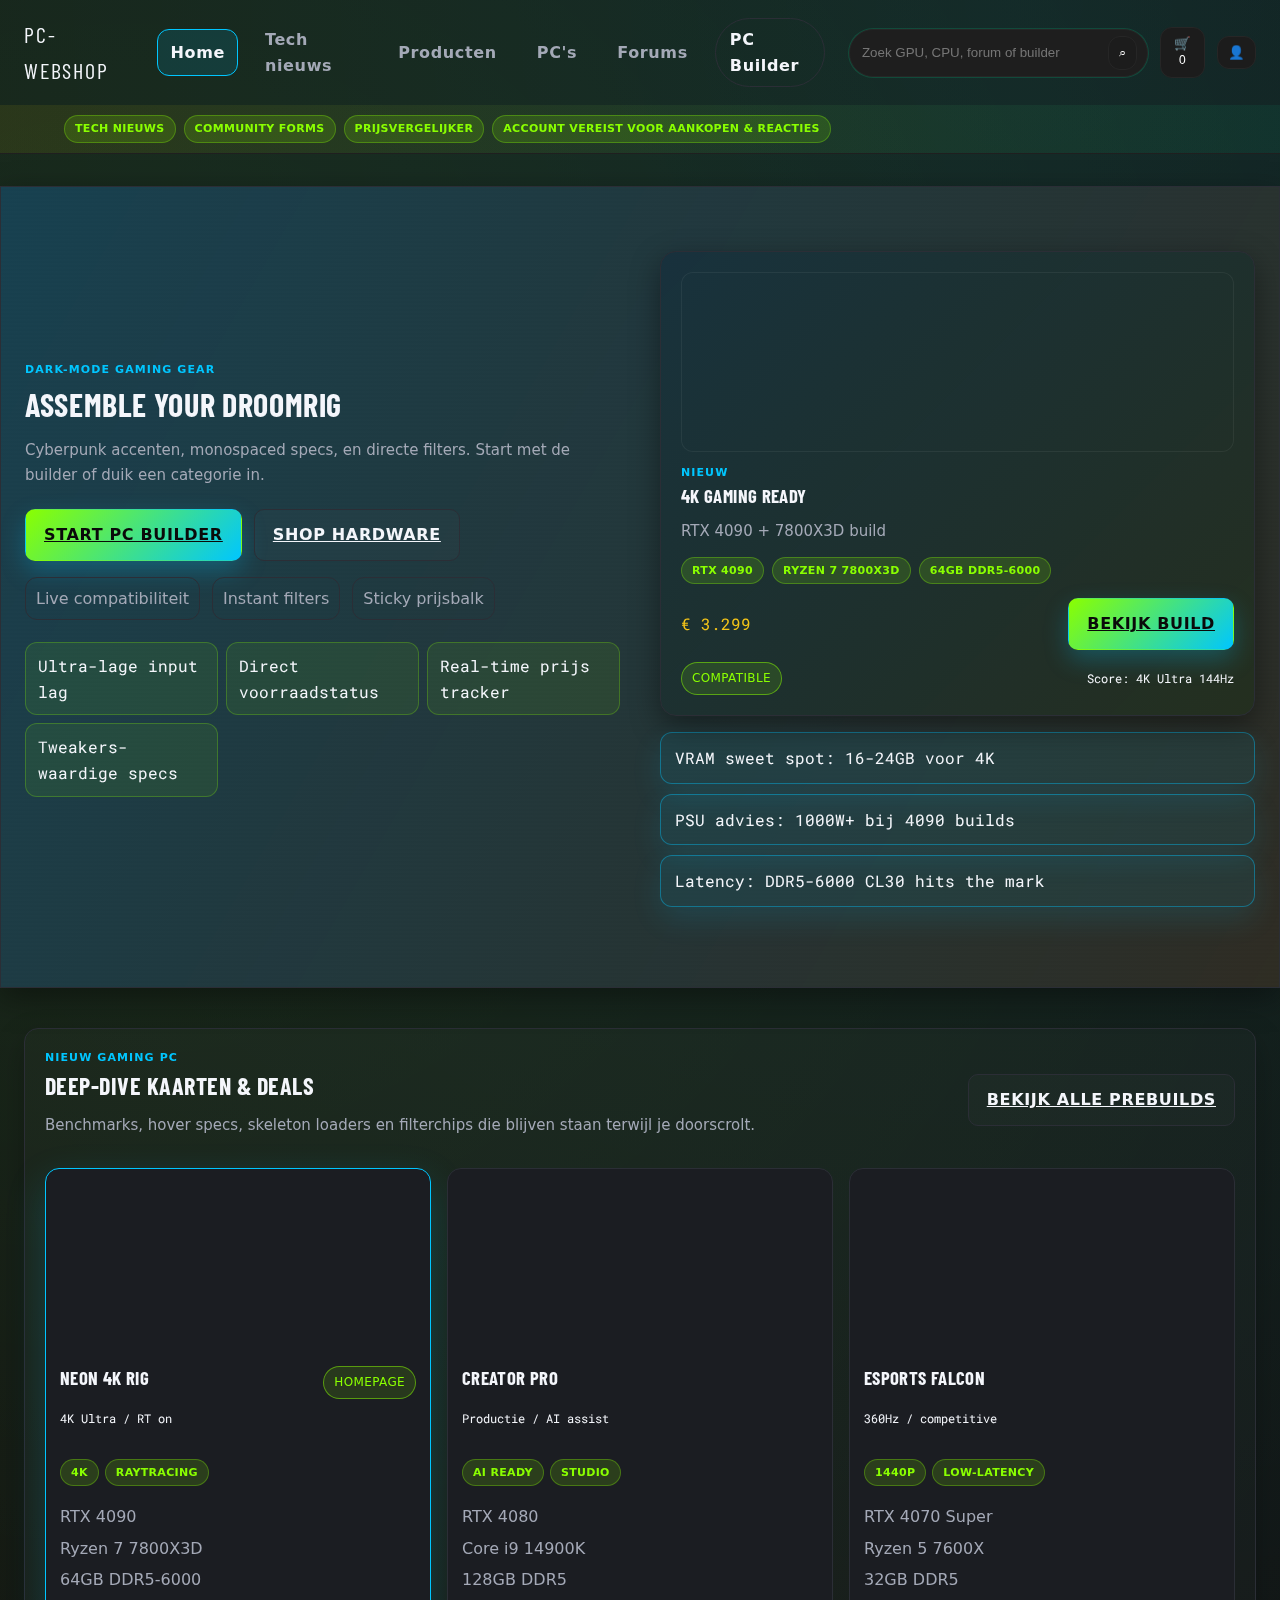
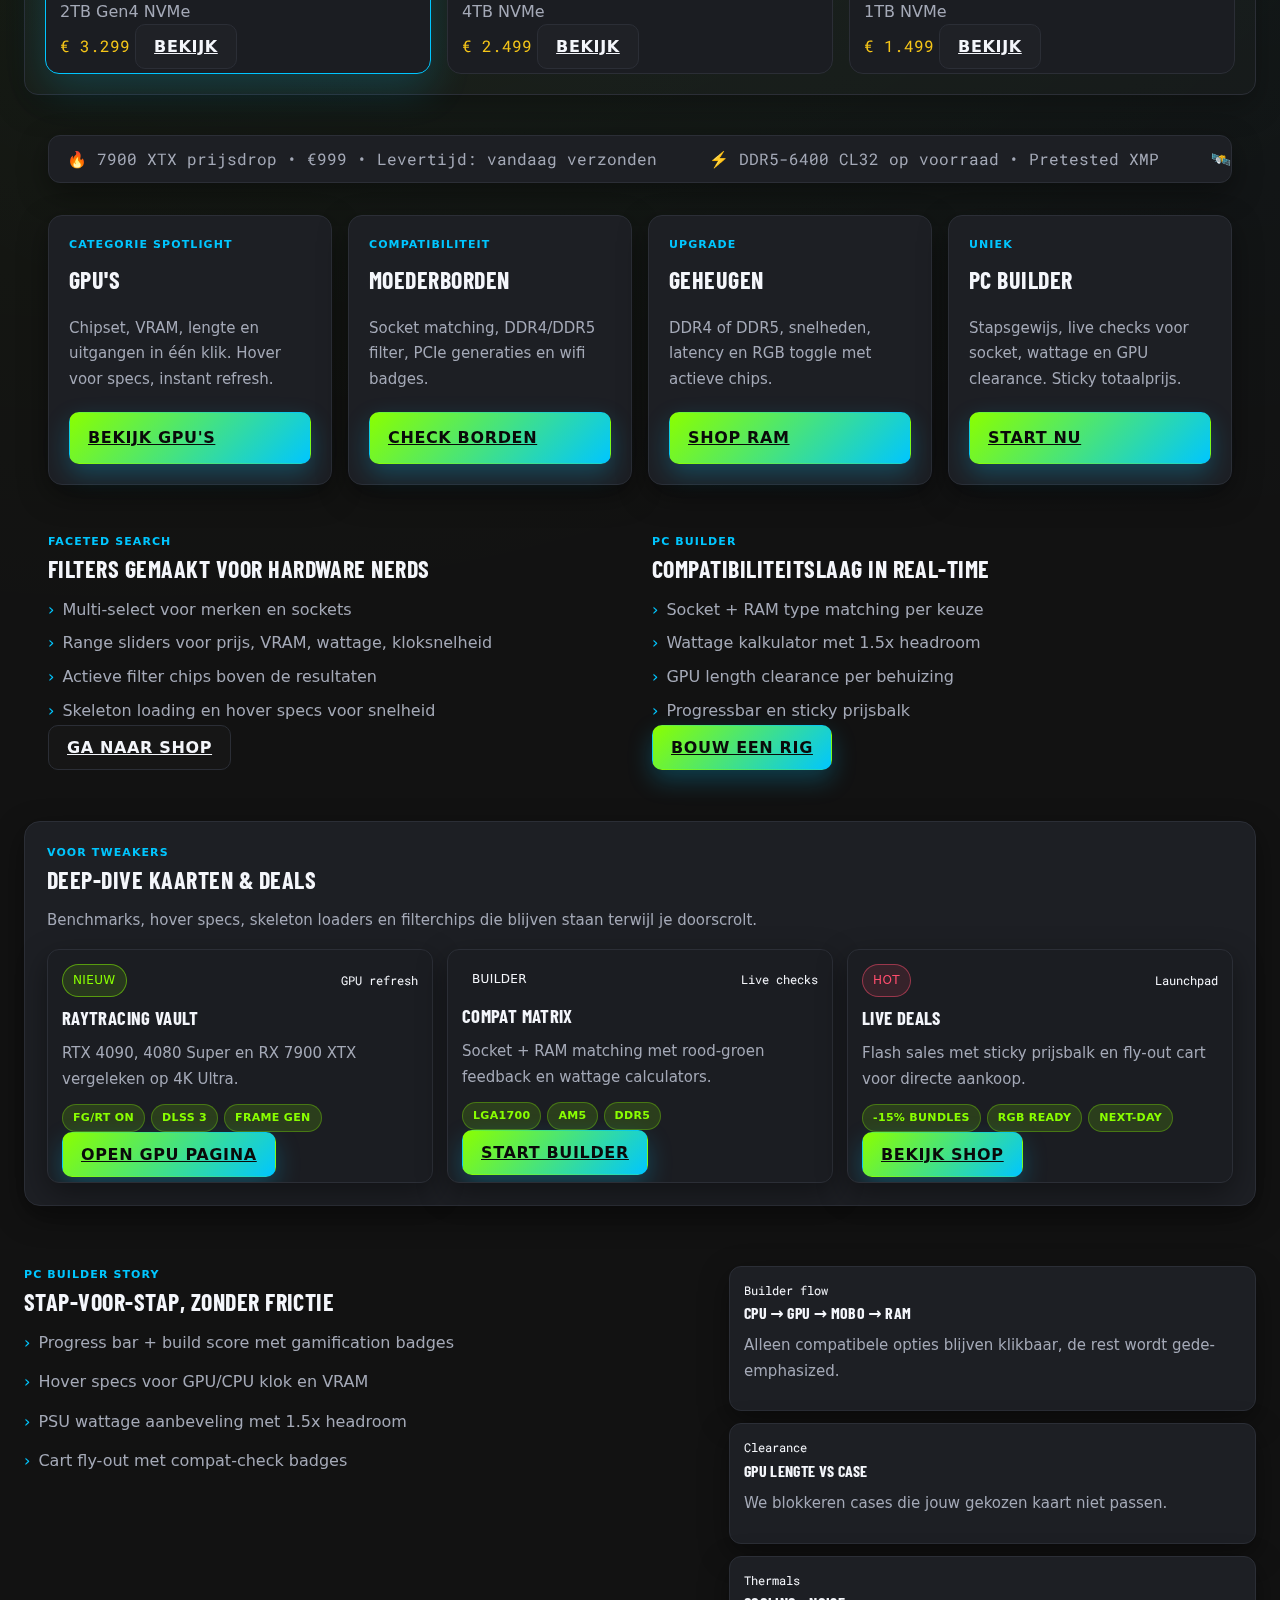
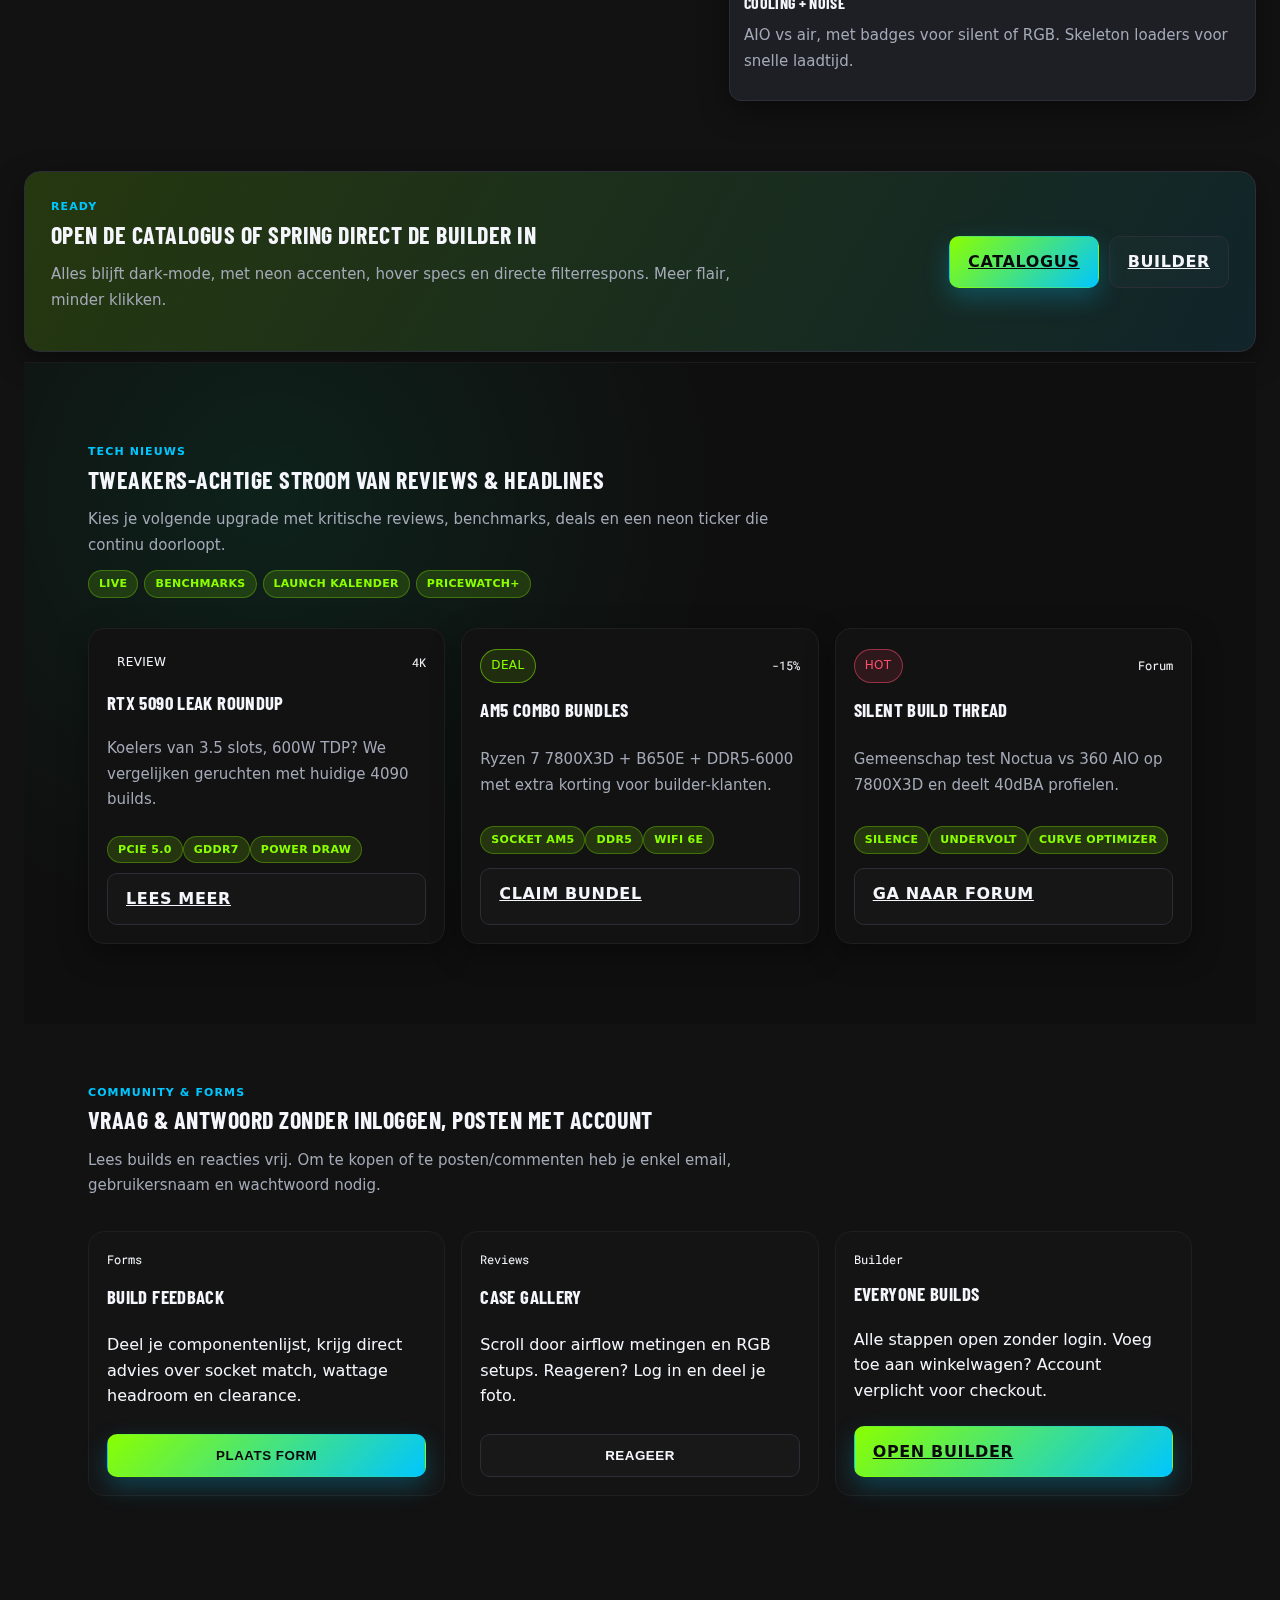
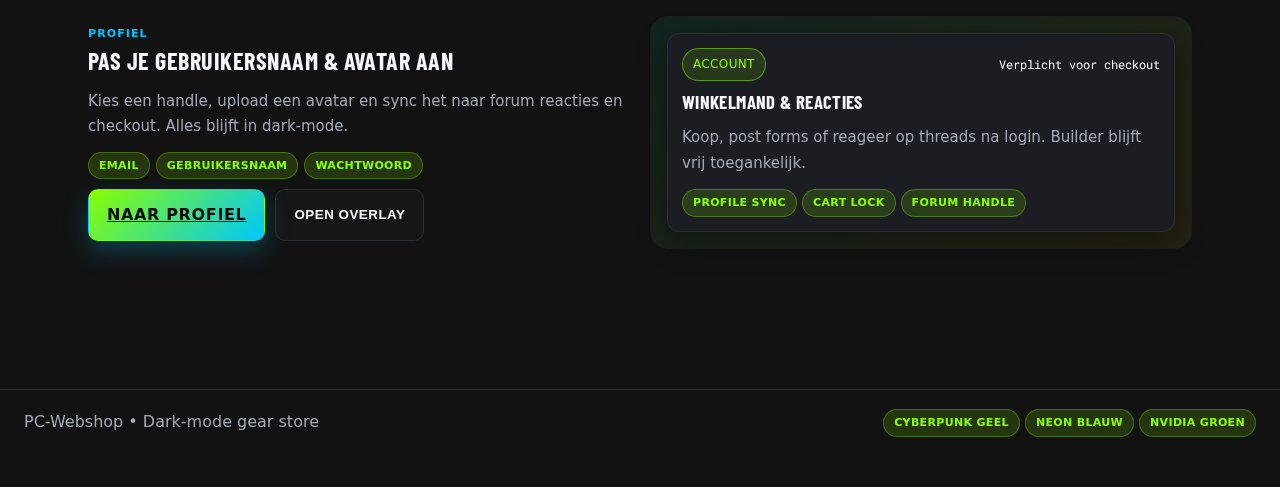
<file: index.html>
<!DOCTYPE html>
<html lang="en">
<head>
  <meta charset="UTF-8" />
  <meta name="viewport" content="width=device-width, initial-scale=1.0" />
  <title>PC Webshop</title>
  <link rel="preconnect" href="https://fonts.googleapis.com">
  <link rel="preconnect" href="https://fonts.gstatic.com" crossorigin>
  <link href="https://fonts.googleapis.com/css2?family=Barlow+Condensed:wght@600;700&family=Roboto+Mono:wght@400;500&display=swap" rel="stylesheet">
  <link rel="stylesheet" href="assets/styles.css" />
</head>
<body class="home">
  <header class="site-header site-header--mega">
    <div class="logo">PC-Webshop</div>
    <nav class="nav">
      <a class="active" href="index.html">Home</a>
      <a href="news.html">Tech nieuws</a>
      <a href="catalog.html">Producten</a>
      <a href="pcs.html">PC's</a>
      <a href="forms.html">Forums</a>
      <a class="pill" href="builder.html">PC Builder</a>
    </nav>
    <div class="header__actions">
      <div class="search-inline">
        <input id="nav-search" type="search" placeholder="Zoek GPU, CPU, forum of builder" aria-label="Site search" />
        <button id="nav-search-btn" class="icon-btn" aria-label="Zoeken">⌕</button>
      </div>
      <button class="icon-btn" data-open-cart aria-label="Winkelmand">
        🛒
        <span class="badge badge--pill" id="cart-count">0</span>
      </button>
      <button class="icon-btn" data-open-profile aria-label="Profiel">
        👤
      </button>
      <a id="admin-link" class="pill pill--subtle" href="admin.html" style="display:none">Admin</a>
    </div>
  </header>
  <div class="header-ribbon">
    <span class="chip">Tech nieuws</span>
    <span class="chip">Community forms</span>
    <span class="chip">Prijsvergelijker</span>
    <span class="chip chip--ghost">Account vereist voor aankopen & reacties</span>
  </div>

  <main>
    <section class="hero hero--xl">
      <div class="hero__scanlines"></div>
      <div class="hero__content" data-animate>
        <p class="eyebrow">Dark-mode gaming gear</p>
        <h1 id="home-hero-title">Assemble your droomrig</h1>
        <p class="lede" id="home-hero-subtitle">Cyberpunk accenten, monospaced specs, en directe filters. Start met de builder of duik een categorie in.</p>
        <div class="hero__actions">
          <a class="btn btn-primary" id="home-hero-cta-primary" href="builder.html">Start PC builder</a>
          <a class="btn btn-ghost" id="home-hero-cta-secondary" href="catalog.html">Shop hardware</a>
        </div>
        <div class="hero__meta">
          <span>Live compatibiliteit</span>
          <span>Instant filters</span>
          <span>Sticky prijsbalk</span>
        </div>
        <div class="pulse-ribbon">
          <div>Ultra-lage input lag</div>
          <div>Direct voorraadstatus</div>
          <div>Real-time prijs tracker</div>
          <div>Tweakers-waardige specs</div>
        </div>
      </div>
      <div class="hero__visual" id="home-hero-visual" data-animate>
        <div class="glow-card glow-card--photo">
          <div class="glow-card__image" id="home-hero-card-image"></div>
          <p class="eyebrow" id="home-hero-card-badge">Nieuw</p>
          <h3 id="home-hero-card-title">4K Gaming ready</h3>
          <p class="lede" id="home-hero-card-subtitle">RTX 4090 + 7800X3D build</p>
          <div class="tag-row" id="home-hero-card-tags">
            <span class="chip">GPU 450W</span>
            <span class="chip">DDR5</span>
            <span class="chip">PCIe 5.0</span>
          </div>
          <div class="price-row">
            <span class="price" id="home-hero-card-price">€ 3.299</span>
            <a class="btn btn-primary" id="home-hero-card-cta" href="pcs.html">Bekijk build</a>
          </div>
          <div class="glow-card__footer">
            <span class="badge badge--success">Compatible</span>
            <span class="mono">Score: 4K Ultra 144Hz</span>
          </div>
        </div>
        <div class="grid-info">
          <div class="grid-info__card floating" style="--delay:150ms">VRAM sweet spot: 16-24GB voor 4K</div>
          <div class="grid-info__card floating" style="--delay:300ms">PSU advies: 1000W+ bij 4090 builds</div>
          <div class="grid-info__card floating" style="--delay:450ms">Latency: DDR5-6000 CL30 hits the mark</div>
        </div>
      </div>
    </section>

    <section class="prebuilt-grid prebuilt-grid--home" id="home-prebuilt-grid" data-animate>
      <header class="prebuilt-grid__header">
        <div>
          <p class="eyebrow">Nieuw gaming PC</p>
          <h2 id="home-showcase-title">Editor picks voor dit kwartaal</h2>
          <p class="lede" id="home-showcase-subtitle">Kant-en-klaar met matching thema-afbeeldingen en badges. Kies welke build op de homepage staat.</p>
        </div>
        <a class="btn btn-ghost" href="pcs.html">Bekijk alle prebuilds</a>
      </header>
      <div class="prebuilt-grid__items" id="home-prebuilt-cards"></div>
    </section>

    <section class="ticker" aria-label="trending updates">
      <div class="ticker__rail">
        <div class="ticker__item">🔥 7900 XTX prijsdrop • €999 • Levertijd: vandaag verzonden</div>
        <div class="ticker__item">⚡ DDR5-6400 CL32 op voorraad • Pretested XMP</div>
        <div class="ticker__item">🛰️ WiFi 7 moederborden binnen • PCIe 5.0 ready</div>
        <div class="ticker__item">🎯 Builder tip: houd 1.5x TDP marge voor PSU</div>
        <div class="ticker__item">🟢 Directe compat check: AM5 + DDR5 only</div>
      </div>
    </section>

    <section class="panel-grid">
      <article class="panel">
        <p class="eyebrow">Categorie spotlight</p>
        <h2>GPU's</h2>
        <p class="lede">Chipset, VRAM, lengte en uitgangen in één klik. Hover voor specs, instant refresh.</p>
        <a class="btn btn-primary" href="gpus.html">Bekijk GPU's</a>
      </article>
      <article class="panel">
        <p class="eyebrow">Compatibiliteit</p>
        <h2>Moederborden</h2>
        <p class="lede">Socket matching, DDR4/DDR5 filter, PCIe generaties en wifi badges.</p>
        <a class="btn btn-primary" href="catalog.html?category=Motherboard">Check borden</a>
      </article>
      <article class="panel">
        <p class="eyebrow">Upgrade</p>
        <h2>Geheugen</h2>
        <p class="lede">DDR4 of DDR5, snelheden, latency en RGB toggle met actieve chips.</p>
        <a class="btn btn-primary" href="ram.html">Shop RAM</a>
      </article>
      <article class="panel">
        <p class="eyebrow">Uniek</p>
        <h2>PC Builder</h2>
        <p class="lede">Stapsgewijs, live checks voor socket, wattage en GPU clearance. Sticky totaalprijs.</p>
        <a class="btn btn-primary" href="builder.html">Start nu</a>
      </article>
    </section>

    <section class="split">
      <div>
        <p class="eyebrow">Faceted search</p>
        <h2>Filters gemaakt voor hardware nerds</h2>
        <ul class="feature-list">
          <li>Multi-select voor merken en sockets</li>
          <li>Range sliders voor prijs, VRAM, wattage, kloksnelheid</li>
          <li>Actieve filter chips boven de resultaten</li>
          <li>Skeleton loading en hover specs voor snelheid</li>
        </ul>
        <a class="btn btn-ghost" href="catalog.html">Ga naar shop</a>
      </div>
      <div>
        <p class="eyebrow">PC Builder</p>
        <h2>Compatibiliteitslaag in real-time</h2>
        <ul class="feature-list">
          <li>Socket + RAM type matching per keuze</li>
          <li>Wattage kalkulator met 1.5x headroom</li>
          <li>GPU length clearance per behuizing</li>
          <li>Progressbar en sticky prijsbalk</li>
        </ul>
        <a class="btn btn-primary" href="builder.html">Bouw een rig</a>
      </div>
    </section>

    <section class="showcase" data-animate>
      <div>
        <p class="eyebrow">Voor Tweakers</p>
        <h2>Deep-dive kaarten & deals</h2>
        <p class="lede">Benchmarks, hover specs, skeleton loaders en filterchips die blijven staan terwijl je doorscrolt.</p>
      </div>
      <div class="showcase__grid">
        <article class="neo-card">
          <div class="neo-card__header">
            <span class="badge badge--success">Nieuw</span>
            <span class="mono">GPU refresh</span>
          </div>
          <h3>Raytracing vault</h3>
          <p class="lede">RTX 4090, 4080 Super en RX 7900 XTX vergeleken op 4K Ultra.</p>
          <div class="pill-row">
            <span class="chip">FG/RT on</span>
            <span class="chip">DLSS 3</span>
            <span class="chip">Frame gen</span>
          </div>
          <a class="btn btn-primary" href="gpus.html">Open GPU pagina</a>
        </article>
        <article class="neo-card">
          <div class="neo-card__header">
            <span class="badge">Builder</span>
            <span class="mono">Live checks</span>
          </div>
          <h3>Compat matrix</h3>
          <p class="lede">Socket + RAM matching met rood-groen feedback en wattage calculators.</p>
          <div class="pill-row">
            <span class="chip">LGA1700</span>
            <span class="chip">AM5</span>
            <span class="chip">DDR5</span>
          </div>
          <a class="btn btn-primary" href="builder.html">Start builder</a>
        </article>
        <article class="neo-card">
          <div class="neo-card__header">
            <span class="badge badge--warn">Hot</span>
            <span class="mono">Launchpad</span>
          </div>
          <h3>Live deals</h3>
          <p class="lede">Flash sales met sticky prijsbalk en fly-out cart voor directe aankoop.</p>
          <div class="pill-row">
            <span class="chip">-15% bundles</span>
            <span class="chip">RGB ready</span>
            <span class="chip">Next-day</span>
          </div>
          <a class="btn btn-primary" href="catalog.html">Bekijk shop</a>
        </article>
      </div>
    </section>

    <section class="matrix" data-animate>
      <div class="matrix__col">
        <p class="eyebrow">PC Builder story</p>
        <h2>Stap-voor-stap, zonder frictie</h2>
        <ul class="feature-list feature-list--dense">
          <li>Progress bar + build score met gamification badges</li>
          <li>Hover specs voor GPU/CPU klok en VRAM</li>
          <li>PSU wattage aanbeveling met 1.5x headroom</li>
          <li>Cart fly-out met compat-check badges</li>
        </ul>
      </div>
      <div class="matrix__items">
        <div class="matrix__item floating" style="--delay:200ms">
          <div class="mono">Builder flow</div>
          <h4>CPU → GPU → Mobo → RAM</h4>
          <p class="lede">Alleen compatibele opties blijven klikbaar, de rest wordt gede-emphasized.</p>
        </div>
        <div class="matrix__item floating" style="--delay:400ms">
          <div class="mono">Clearance</div>
          <h4>GPU lengte vs case</h4>
          <p class="lede">We blokkeren cases die jouw gekozen kaart niet passen.</p>
        </div>
        <div class="matrix__item floating" style="--delay:600ms">
          <div class="mono">Thermals</div>
          <h4>Cooling + noise</h4>
          <p class="lede">AIO vs air, met badges voor silent of RGB. Skeleton loaders voor snelle laadtijd.</p>
        </div>
      </div>
    </section>

    <section class="cta" data-animate>
      <div>
        <p class="eyebrow">Ready</p>
        <h2>Open de catalogus of spring direct de builder in</h2>
        <p class="lede">Alles blijft dark-mode, met neon accenten, hover specs en directe filterrespons. Meer flair, minder klikken.</p>
      </div>
      <div class="cta__actions">
        <a class="btn btn-primary" href="catalog.html">Catalogus</a>
        <a class="btn btn-ghost" href="builder.html">Builder</a>
      </div>
    </section>

    <section class="news-lab" data-animate>
      <div class="news-lab__intro">
        <p class="eyebrow">Tech nieuws</p>
        <h2 id="home-reviews-title">Tweakers-achtige stroom van reviews & headlines</h2>
        <p class="lede" id="home-reviews-subtitle">Kies je volgende upgrade met kritische reviews, benchmarks, deals en een neon ticker die continu doorloopt.</p>
        <div class="pill-row">
          <span class="chip">Live</span>
          <span class="chip">Benchmarks</span>
          <span class="chip">Launch kalender</span>
          <span class="chip">Pricewatch+</span>
        </div>
      </div>
      <div class="news-lab__grid">
        <article class="news-card floating" style="--delay:150ms">
          <div class="news-card__meta">
            <span class="badge">Review</span>
            <span class="mono">4K</span>
          </div>
          <h3>RTX 5090 leak roundup</h3>
          <p class="lede">Koelers van 3.5 slots, 600W TDP? We vergelijken geruchten met huidige 4090 builds.</p>
          <div class="tag-row"><span class="chip">PCIe 5.0</span><span class="chip">GDDR7</span><span class="chip">Power draw</span></div>
          <a class="btn btn-ghost" href="news.html">Lees meer</a>
        </article>
        <article class="news-card floating" style="--delay:300ms">
          <div class="news-card__meta">
            <span class="badge badge--success">Deal</span>
            <span class="mono">-15%</span>
          </div>
          <h3>AM5 combo bundles</h3>
          <p class="lede">Ryzen 7 7800X3D + B650E + DDR5-6000 met extra korting voor builder-klanten.</p>
          <div class="tag-row"><span class="chip">Socket AM5</span><span class="chip">DDR5</span><span class="chip">WiFi 6E</span></div>
          <a class="btn btn-ghost" href="catalog.html">Claim bundel</a>
        </article>
        <article class="news-card floating" style="--delay:450ms">
          <div class="news-card__meta">
            <span class="badge badge--warn">Hot</span>
            <span class="mono">Forum</span>
          </div>
          <h3>Silent build thread</h3>
          <p class="lede">Gemeenschap test Noctua vs 360 AIO op 7800X3D en deelt 40dBA profielen.</p>
          <div class="tag-row"><span class="chip">Silence</span><span class="chip">Undervolt</span><span class="chip">Curve optimizer</span></div>
          <a class="btn btn-ghost" href="forms.html">Ga naar forum</a>
        </article>
      </div>
    </section>

    <section class="community" data-animate>
      <div class="community__header">
        <p class="eyebrow">Community & forms</p>
        <h2>Vraag & antwoord zonder inloggen, posten met account</h2>
        <p class="lede">Lees builds en reacties vrij. Om te kopen of te posten/commenten heb je enkel email, gebruikersnaam en wachtwoord nodig.</p>
      </div>
      <div class="community__grid">
        <div class="community__card">
          <div class="mono">Forms</div>
          <h3>Build feedback</h3>
          <p>Deel je componentenlijst, krijg direct advies over socket match, wattage headroom en clearance.</p>
          <button class="btn btn-primary" data-requires-auth="post">Plaats form</button>
        </div>
        <div class="community__card">
          <div class="mono">Reviews</div>
          <h3>Case gallery</h3>
          <p>Scroll door airflow metingen en RGB setups. Reageren? Log in en deel je foto.</p>
          <button class="btn btn-ghost" data-requires-auth="comment">Reageer</button>
        </div>
        <div class="community__card">
          <div class="mono">Builder</div>
          <h3>Everyone builds</h3>
          <p>Alle stappen open zonder login. Voeg toe aan winkelwagen? Account verplicht voor checkout.</p>
          <a class="btn btn-primary" href="builder.html">Open builder</a>
        </div>
      </div>
    </section>

    <section class="profile-banner" data-animate>
      <div class="profile-banner__content">
        <p class="eyebrow">Profiel</p>
        <h2>Pas je gebruikersnaam & avatar aan</h2>
        <p class="lede">Kies een handle, upload een avatar en sync het naar forum reacties en checkout. Alles blijft in dark-mode.</p>
        <div class="pill-row">
          <span class="chip">Email</span>
          <span class="chip">Gebruikersnaam</span>
          <span class="chip">Wachtwoord</span>
        </div>
        <div class="cta__actions">
          <a class="btn btn-primary" href="profile.html">Naar profiel</a>
          <button class="btn btn-ghost" data-open-profile>Open overlay</button>
        </div>
      </div>
      <div class="profile-banner__glass">
        <div class="neo-card">
          <div class="neo-card__header">
            <span class="badge badge--success">Account</span>
            <span class="mono">Verplicht voor checkout</span>
          </div>
          <h3>Winkelmand & reacties</h3>
          <p class="lede">Koop, post forms of reageer op threads na login. Builder blijft vrij toegankelijk.</p>
          <div class="tag-row">
            <span class="chip">Profile sync</span>
            <span class="chip">Cart lock</span>
            <span class="chip">Forum handle</span>
          </div>
        </div>
      </div>
    </section>
  </main>

  <div class="search-overlay" id="search-overlay">
    <div class="search-overlay__panel">
      <div class="search-overlay__header">
        <h3>Zoek hardware, nieuws of forms</h3>
        <button class="icon-btn" id="close-search" aria-label="Sluiten">×</button>
      </div>
      <input id="overlay-search" type="search" placeholder="Typ bv. AM5, RTX 4090, silent build" />
      <div id="search-results" class="search-results"></div>
      <div class="search-trending">
        <span class="chip">AM5 build</span>
        <span class="chip">RTX 4090</span>
        <span class="chip">Silent case</span>
        <span class="chip">DDR5-6400</span>
      </div>
    </div>
  </div>

  <div class="modal" id="auth-modal">
    <div class="modal__content">
      <div class="modal__header">
        <h3>Log in of maak een account</h3>
        <button class="icon-btn" data-close-auth aria-label="Sluiten">×</button>
      </div>
      <p class="lede">Nodig voor aankopen, forms posten of reageren. Builder en lezen blijven open.</p>
      <form id="auth-form" class="stack">
        <label> Email<input type="email" name="email" required placeholder="you@example.com" /></label>
        <label> Gebruikersnaam<input type="text" name="username" required placeholder="Handle" /></label>
        <label> Wachtwoord<input type="password" name="password" required placeholder="••••••••" /></label>
        <button class="btn btn-primary" type="submit">Log in / Account aanmaken</button>
      </form>
      <p class="mono" id="auth-requirement"></p>
    </div>
  </div>
  <div class="modal" id="profile-modal">
    <div class="modal__content">
      <div class="modal__header">
        <h3>Profiel & winkelmand</h3>
        <button class="icon-btn" data-close-profile aria-label="Sluiten">×</button>
      </div>
      <p class="lede">Pas je handle aan of open de volledige profielpagina.</p>
      <div class="profile-inline" id="profile-inline">
        <div class="avatar" id="profile-avatar">👤</div>
        <div>
          <div class="mono" id="profile-name">Gast</div>
          <div class="mono" id="profile-email">Geen login</div>
        </div>
      </div>
      <div class="cta__actions">
        <a class="btn btn-primary" href="profile.html">Volledige profielpagina</a>
        <button class="btn btn-ghost" data-close-profile>Sluit</button>
      </div>
    </div>
  </div>
  <div class="modal-backdrop" id="modal-backdrop"></div>

  <footer class="footer">
    <div>PC-Webshop • Dark-mode gear store</div>
    <div class="tag-row">
      <span class="chip">Cyberpunk geel</span>
      <span class="chip">Neon blauw</span>
      <span class="chip">Nvidia groen</span>
    </div>
  </footer>

  <script type="module" src="assets/main.js"></script>
</body>
</html>
</file>
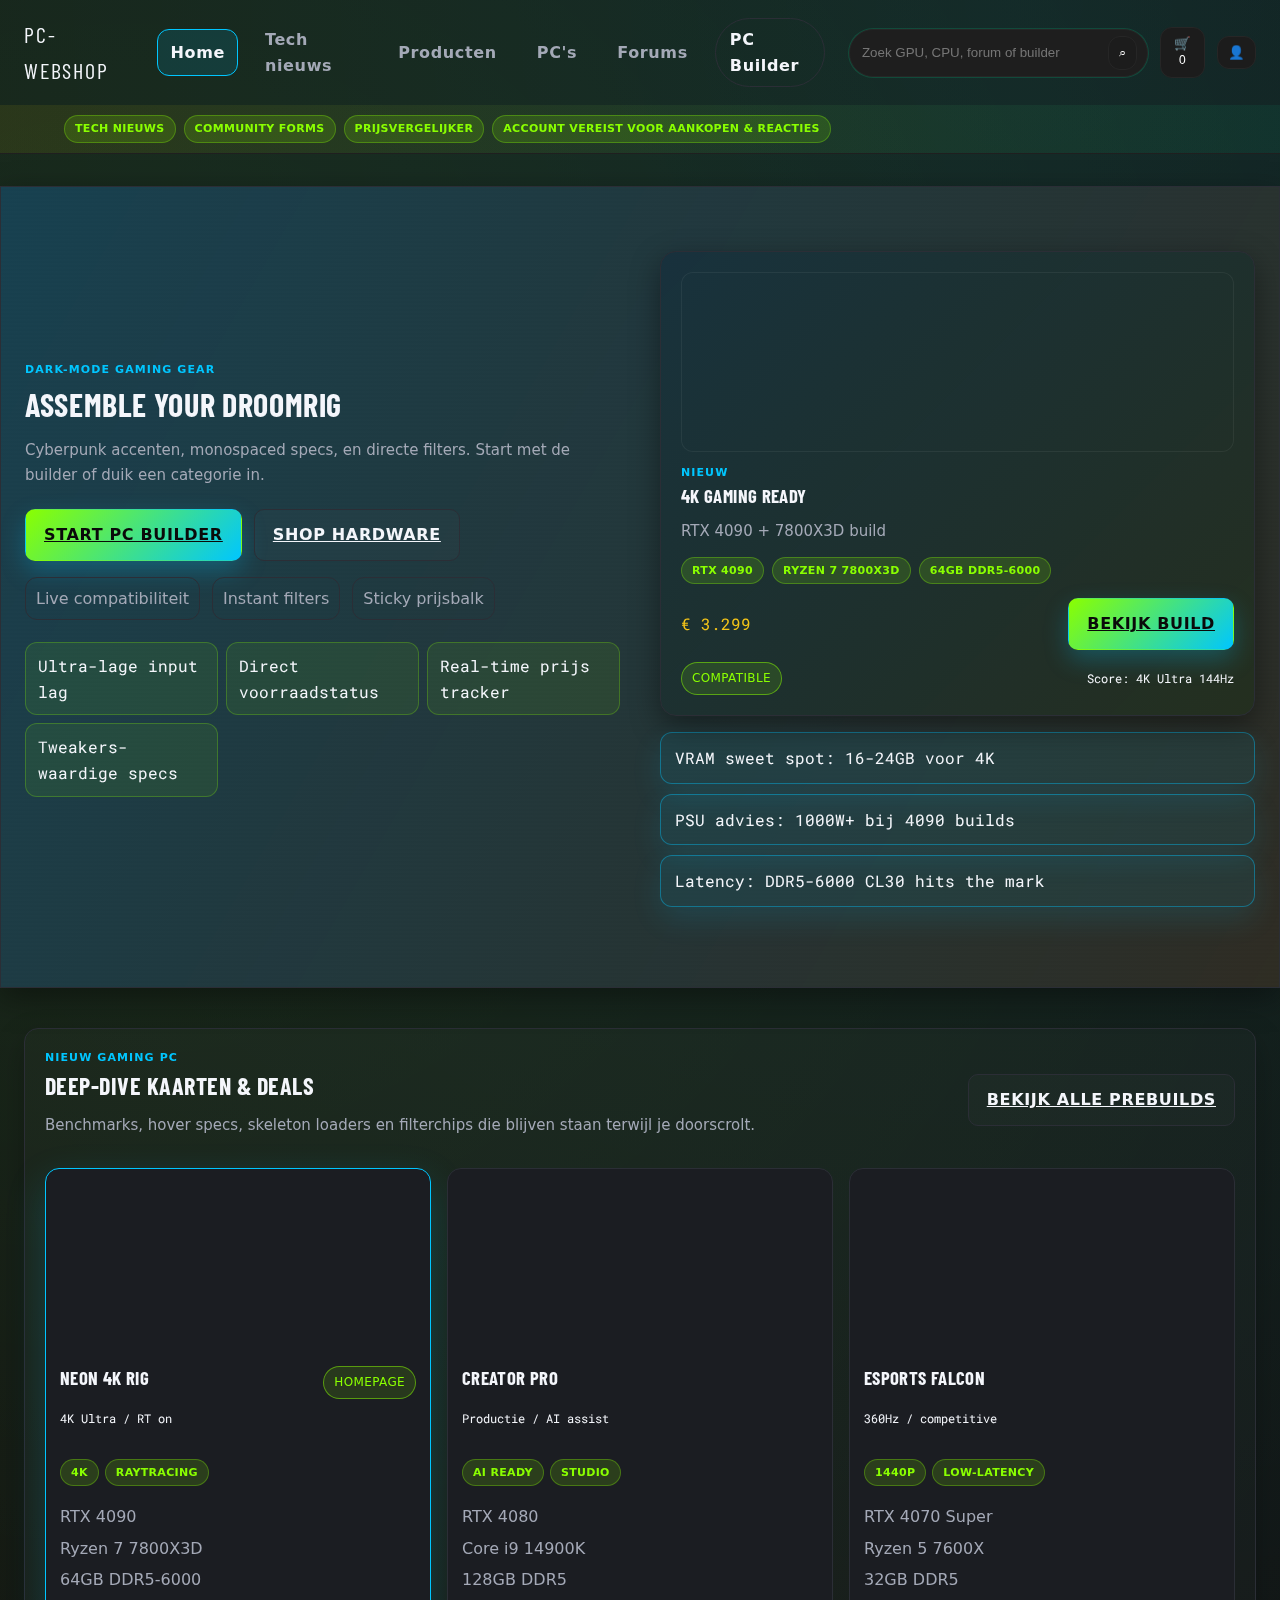
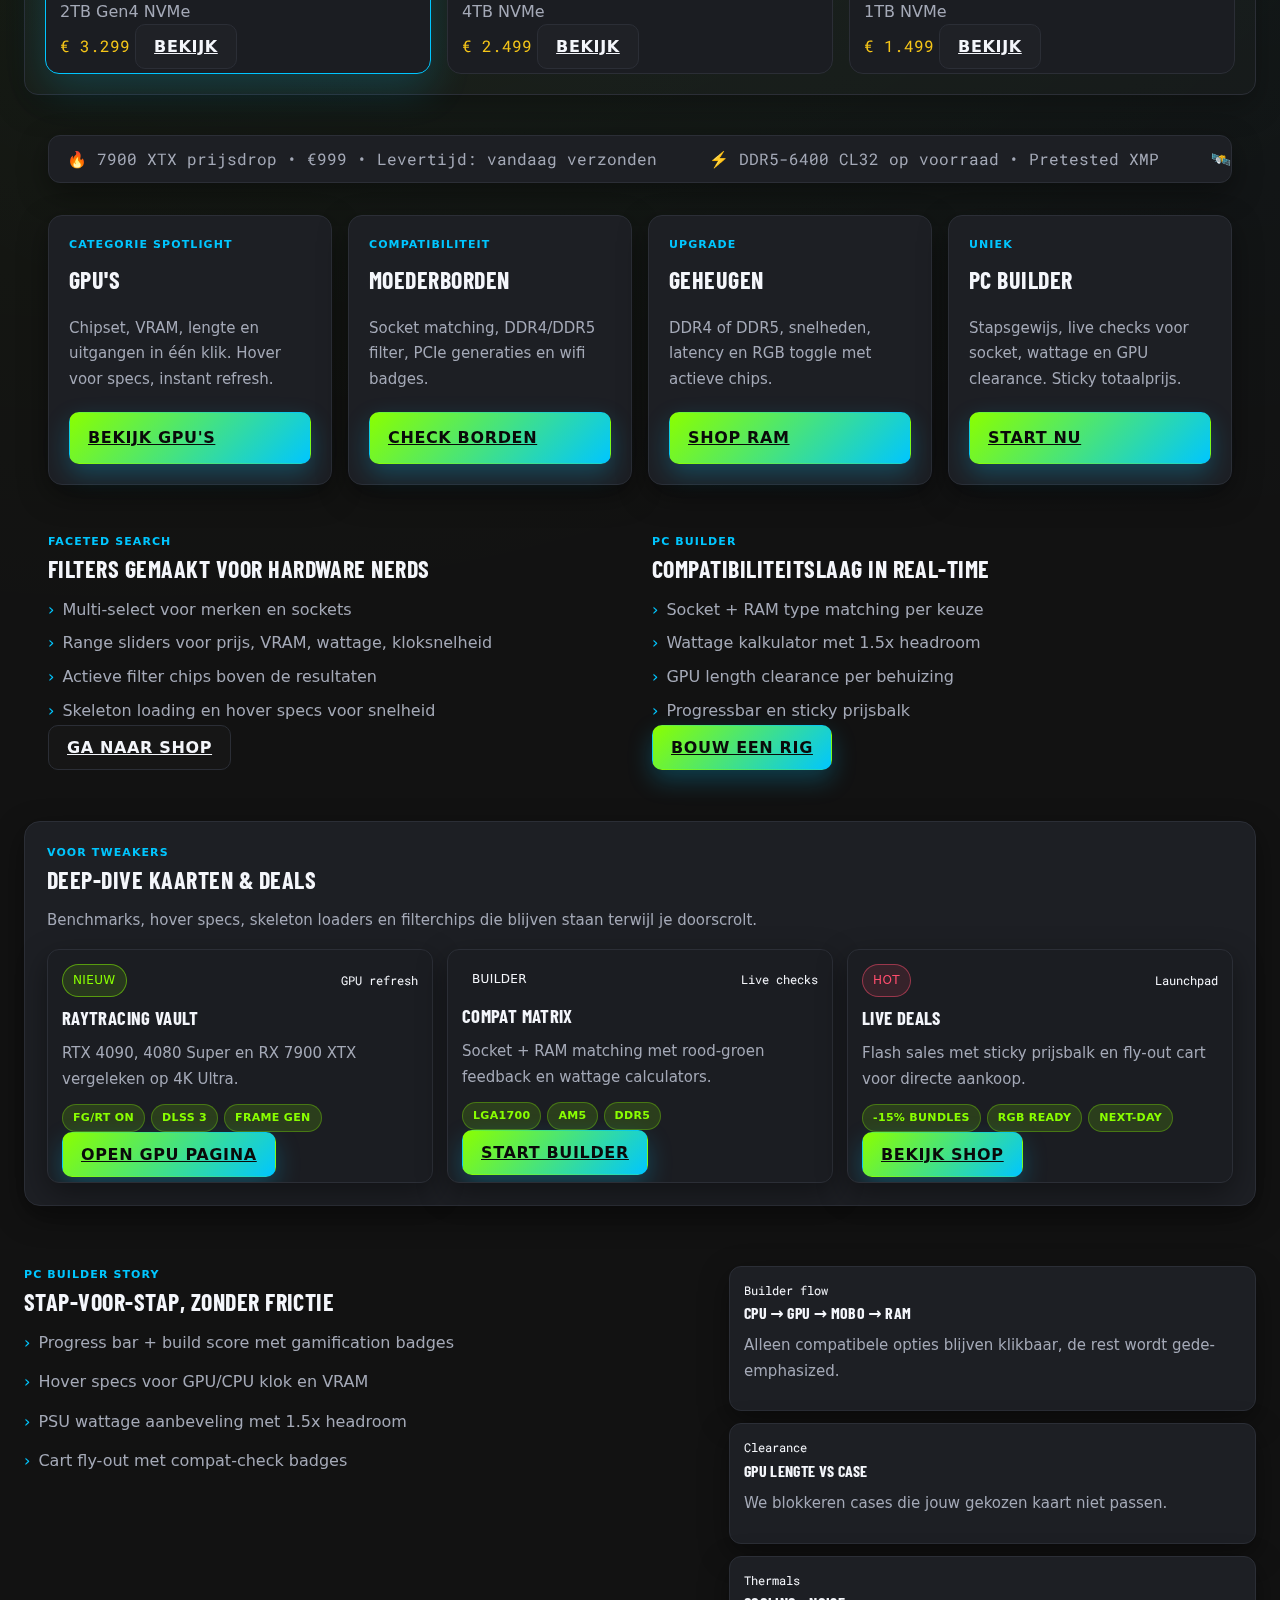
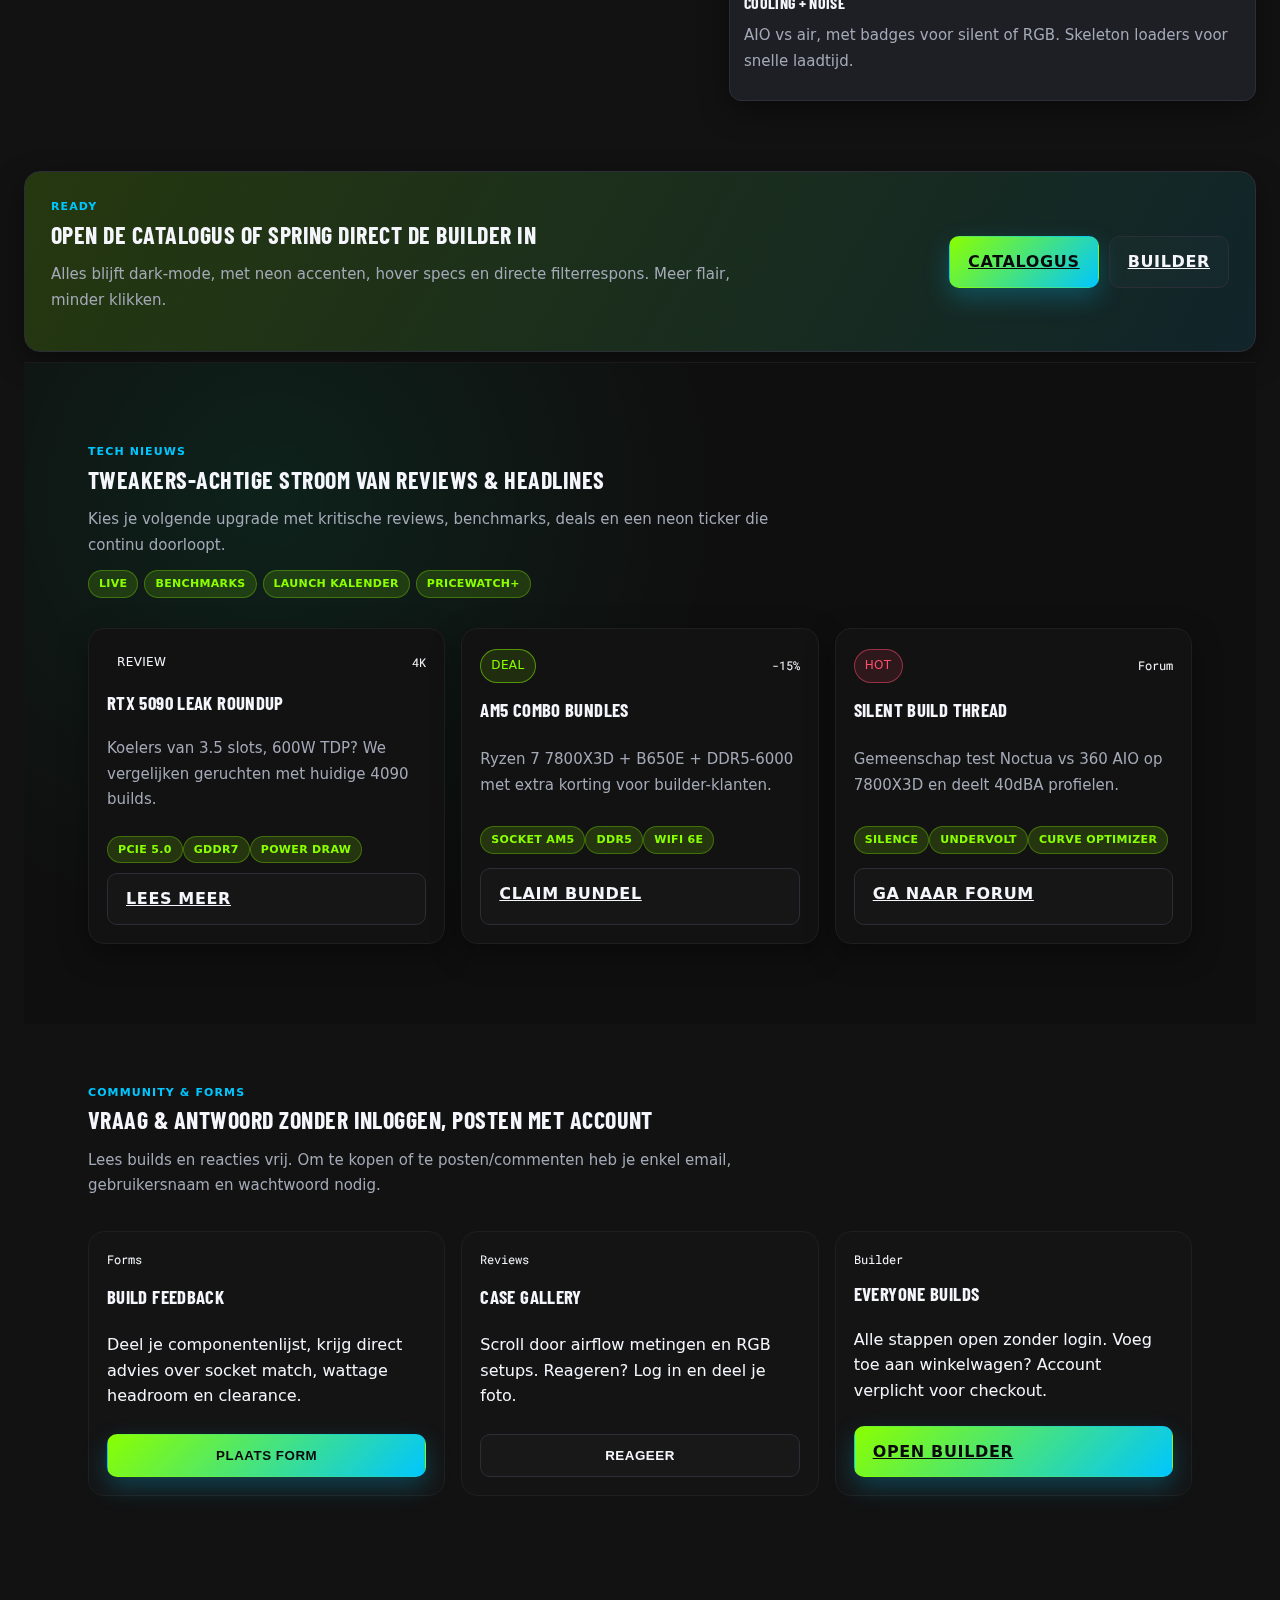
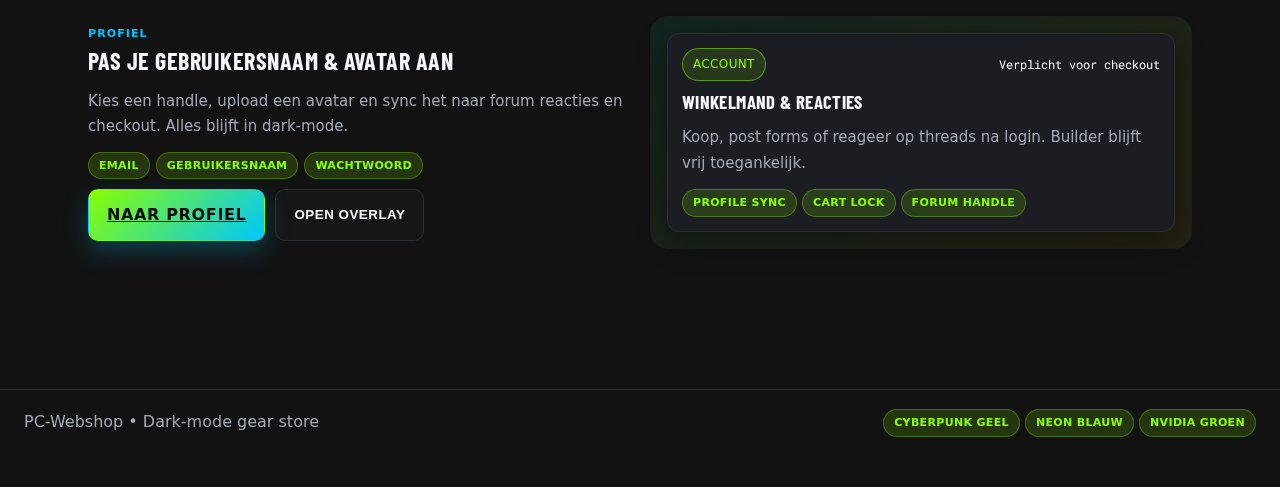
<file: admin.html>
<!DOCTYPE html>
<html lang="en" class="admin-page">
<head>
  <meta charset="UTF-8" />
  <meta name="viewport" content="width=device-width, initial-scale=1.0" />
  <title>PC Webshop • Admin</title>
  <link rel="preconnect" href="https://fonts.googleapis.com">
  <link rel="preconnect" href="https://fonts.gstatic.com" crossorigin>
  <link href="https://fonts.googleapis.com/css2?family=Barlow+Condensed:wght@600;700&family=Roboto+Mono:wght@400;500&display=swap" rel="stylesheet">
  <link rel="stylesheet" href="assets/styles.css" />
</head>
<body class="admin-page">
  <header class="site-header site-header--mega">
    <div class="logo">PC-Webshop</div>
    <nav class="nav">
      <a href="index.html">Home</a>
      <a href="news.html">Tech nieuws</a>
      <a href="catalog.html">Producten</a>
      <a href="pcs.html">PC's</a>
      <a href="forms.html">Forums</a>
      <a class="pill" href="builder.html">PC Builder</a>
    </nav>
    <div class="header__actions">
      <div class="search-inline">
        <input id="nav-search" type="search" placeholder="Zoek admin, producten" aria-label="Site search" />
        <button id="nav-search-btn" class="icon-btn" aria-label="Zoeken">⌕</button>
      </div>
      <button class="icon-btn" data-open-profile aria-label="Profiel">👤</button>
    </div>
  </header>
  <div class="header-ribbon ribbon--admin">
    <span class="chip">Admin only</span>
    <span class="chip">Accounts</span>
    <span class="chip">Producten</span>
    <span class="chip">Homepage CMS</span>
  </div>

  <main class="admin-main">
    <aside class="admin-hero">
      <div class="admin-hero__badge">👑 Admin</div>
      <h1>Controlekamer</h1>
      <p class="lede">Beheer accounts, bouw de homepage, kies de uitgelichte prebuilt en sync afbeeldingen. Alles zonder code.</p>
      <div class="admin-identity">
        <div id="admin-avatar" class="avatar avatar--glow">👤</div>
        <div>
          <div id="admin-name-display" class="mono">Admin</div>
          <button id="admin-logout" class="btn btn-ghost btn-small">Uitloggen</button>
        </div>
      </div>
      <div id="admin-error" class="admin-error" role="alert" aria-live="polite"></div>
      <div class="admin-stats">
        <div><span id="stat-total-users">0</span><small>Gebruikers</small></div>
        <div><span id="stat-admin-users">0</span><small>Admins</small></div>
        <div><span id="stat-total-products">0</span><small>Producten</small></div>
        <div><span id="stat-total-orders">0</span><small>Orders</small></div>
      </div>
    </aside>

    <section class="admin-panel">
      <div class="admin-tabs">
        <button class="admin-tab-btn active" data-tab="accounts">Accounts</button>
        <button class="admin-tab-btn" data-tab="products">Producten</button>
        <button class="admin-tab-btn" data-tab="prebuilts">Prebuilt PC's</button>
        <button class="admin-tab-btn" data-tab="home">Homepage</button>
        <button class="admin-tab-btn" data-tab="settings">Instellingen</button>
      </div>

      <div class="admin-tab-content active" id="tab-accounts">
        <div class="admin-toolbar">
          <input id="search-accounts" type="search" placeholder="Zoek gebruikers" />
          <div class="btn-row">
            <button id="btn-promote-admin" class="btn btn-ghost btn-small">Maak admin</button>
            <button id="btn-delete-user" class="btn btn-danger btn-small">Verwijder</button>
          </div>
        </div>
        <div class="admin-table">
          <table>
            <thead>
              <tr>
                <th><input type="checkbox" id="select-all-accounts" /></th>
                <th>Gebruiker</th>
                <th>Email</th>
                <th>Rol</th>
                <th>Gemaakt</th>
                <th>Actie</th>
              </tr>
            </thead>
            <tbody id="accounts-list"></tbody>
          </table>
        </div>
      </div>

      <div class="admin-tab-content" id="tab-products">
        <form id="admin-product-form" class="admin-form">
          <div class="grid-form two-col">
            <label>ID<input required name="product-id" placeholder="gpu-5090" /></label>
            <label>Naam<input required name="product-name" placeholder="RTX 5090" /></label>
            <label>Categorie<select name="product-category">
              <option>GPU</option><option>CPU</option><option>Motherboard</option><option>RAM</option><option>Case</option><option>PSU</option><option>Storage</option><option>Cooling</option>
            </select></label>
            <label>Brand<input name="product-brand" placeholder="ASUS" /></label>
            <label>Prijs<input type="number" name="product-price" min="0" step="1" /></label>
            <label>Korting %<input type="number" name="product-discount" min="0" max="90" step="1" /></label>
            <label>Voorraad<input type="number" name="product-stock" min="0" step="1" /></label>
            <label>Specs (comma)<textarea name="product-specs" rows="2" placeholder="24GB, HDMI 2.1"></textarea></label>
          </div>
          <div class="btn-row">
            <button class="btn btn-primary" type="submit">Opslaan / Updaten</button>
            <button id="btn-delete-product" class="btn btn-danger" type="button">Verwijder selectie</button>
          </div>
        </form>
        <div class="admin-toolbar">
          <input id="search-products" type="search" placeholder="Zoek producten" />
          <label class="mono"><input type="checkbox" id="select-all-products" /> Selecteer alles</label>
        </div>
        <div class="admin-table">
          <table>
            <thead>
              <tr>
                <th></th><th>Naam</th><th>Cat.</th><th>Prijs</th><th>Korting</th><th>Stock</th><th>Acties</th>
              </tr>
            </thead>
            <tbody id="products-list"></tbody>
          </table>
        </div>
      </div>

      <div class="admin-tab-content" id="tab-prebuilts">
        <form id="prebuilt-form" class="admin-form">
          <div class="grid-form two-col">
            <label>ID<input required name="prebuilt-id" placeholder="neon-4k" /></label>
            <label>Naam<input required name="prebuilt-name" placeholder="Neon 4K rig" /></label>
            <label>Prijs<input type="text" name="prebuilt-price" placeholder="€ 3.299" /></label>
            <label>Gebruik<input name="prebuilt-usecase" placeholder="4K Ultra / eSports" /></label>
            <label>Afbeelding URL<input type="url" name="prebuilt-image" placeholder="https://images..." /></label>
            <label>Belangrijkste specs<textarea name="prebuilt-specs" rows="2" placeholder="RTX 4090, 7800X3D, 64GB DDR5"></textarea></label>
            <label>Badges<textarea name="prebuilt-badges" rows="2" placeholder="4K, Raytracing"></textarea></label>
          </div>
          <div class="btn-row">
            <button class="btn btn-primary" type="submit">Opslaan / Updaten</button>
            <button id="btn-delete-prebuilt" class="btn btn-danger" type="button">Verwijder selectie</button>
          </div>
        </form>
        <div class="admin-toolbar">
          <input id="search-prebuilt" type="search" placeholder="Zoek prebuilt" />
          <label class="mono"><input type="checkbox" id="select-all-prebuilt" /> Selecteer alles</label>
        </div>
        <div class="admin-table">
          <table>
            <thead>
              <tr><th></th><th>Naam</th><th>Gebruik</th><th>Prijs</th><th>Badges</th><th>Acties</th></tr>
            </thead>
            <tbody id="prebuilt-list"></tbody>
          </table>
        </div>
      </div>

      <div class="admin-tab-content" id="tab-home">
        <form id="home-form" class="admin-form-panel">
          <div class="grid-form two-col">
            <label>Hero titel<input id="home-hero-title" /></label>
            <label>Hero subtitel<input id="home-hero-subtitle" /></label>
            <label>Primary CTA label<input id="home-hero-cta-label" /></label>
            <label>Primary CTA link<input id="home-hero-cta-href" /></label>
            <label>Secondary CTA label<input id="home-hero-cta2-label" /></label>
            <label>Secondary CTA link<input id="home-hero-cta2-href" /></label>
            <label>Hero achtergrond (afbeelding)<input id="home-hero-image" placeholder="https://..." /></label>
            <label>Showcase titel<input id="home-showcase-title-input" /></label>
            <label>Showcase subtitel<input id="home-showcase-subtitle-input" /></label>
            <label>Reviews titel<input id="home-reviews-title" /></label>
            <label>Reviews subtitel<input id="home-reviews-subtitle" /></label>
            <label>Hero card titel<input id="home-hero-card-title-input" /></label>
            <label>Hero card subtitel<input id="home-hero-card-subtitle-input" /></label>
            <label>Hero card prijs<input id="home-hero-card-price-input" /></label>
            <label>Hero card CTA<input id="home-hero-card-cta-input" /></label>
            <label>Hero card afbeelding<input id="home-hero-card-image-input" placeholder="https://..." /></label>
            <label>Hero card badge<input id="home-hero-card-badge-input" placeholder="Nieuw, 4K ready" /></label>
            <label>Uitgelichte prebuilt<select id="home-featured-pc"></select></label>
          </div>
          <button id="home-save" class="btn btn-primary" type="button">Bewaar homepage</button>
        </form>
      </div>

      <div class="admin-tab-content" id="tab-settings">
        <div class="admin-form-panel">
          <label class="toggle"><input type="checkbox" id="setting-require-approval" /> Vereis goedkeuring voor reacties</label>
          <label class="toggle"><input type="checkbox" id="setting-public-profiles" checked /> Publieke profielen</label>
          <div class="btn-row">
            <button id="btn-save-settings" class="btn btn-primary" type="button">Opslaan</button>
            <button id="btn-export-data" class="btn btn-ghost" type="button">Exporteer</button>
            <button id="btn-import-data" class="btn btn-ghost" type="button">Importeer</button>
            <input id="import-file" type="file" accept="application/json" hidden />
          </div>
        </div>
      </div>
    </section>
  </main>

  <script src="assets/admin.js"></script>
</body>
</html>
</file>
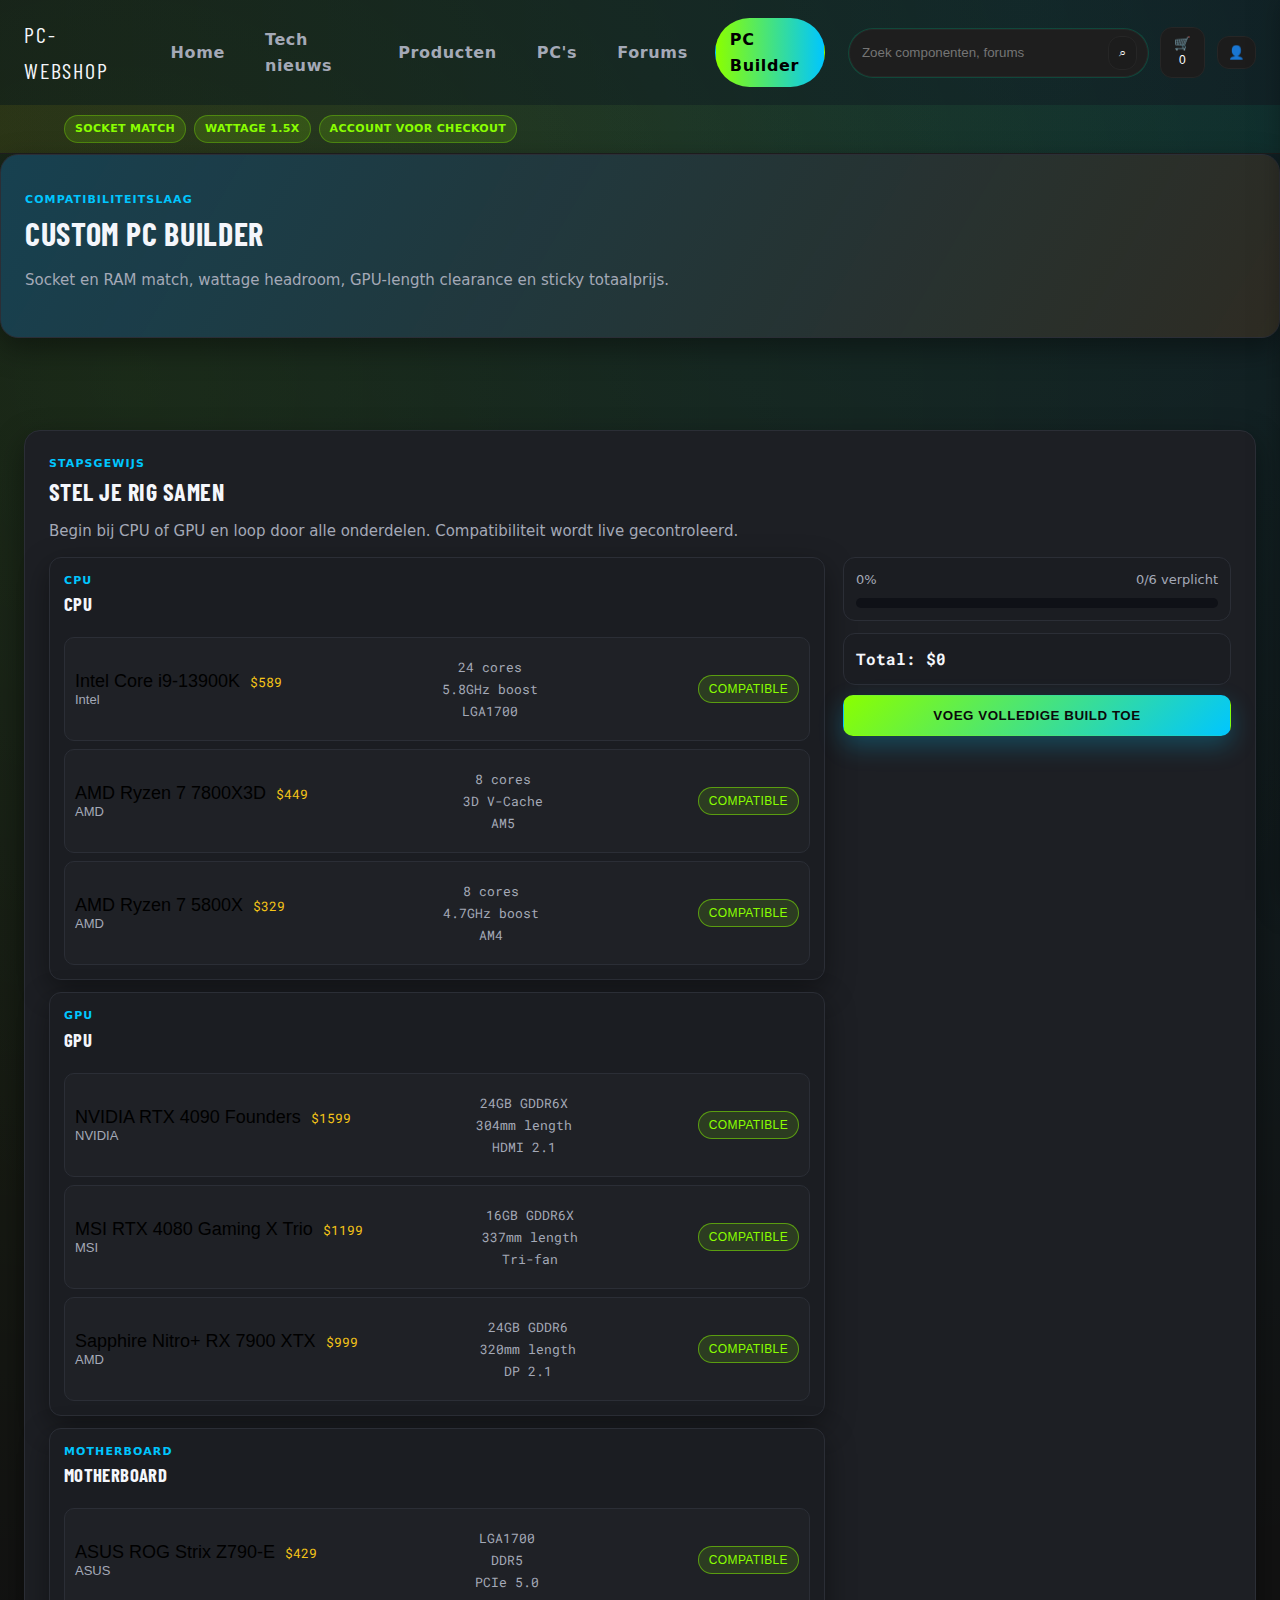
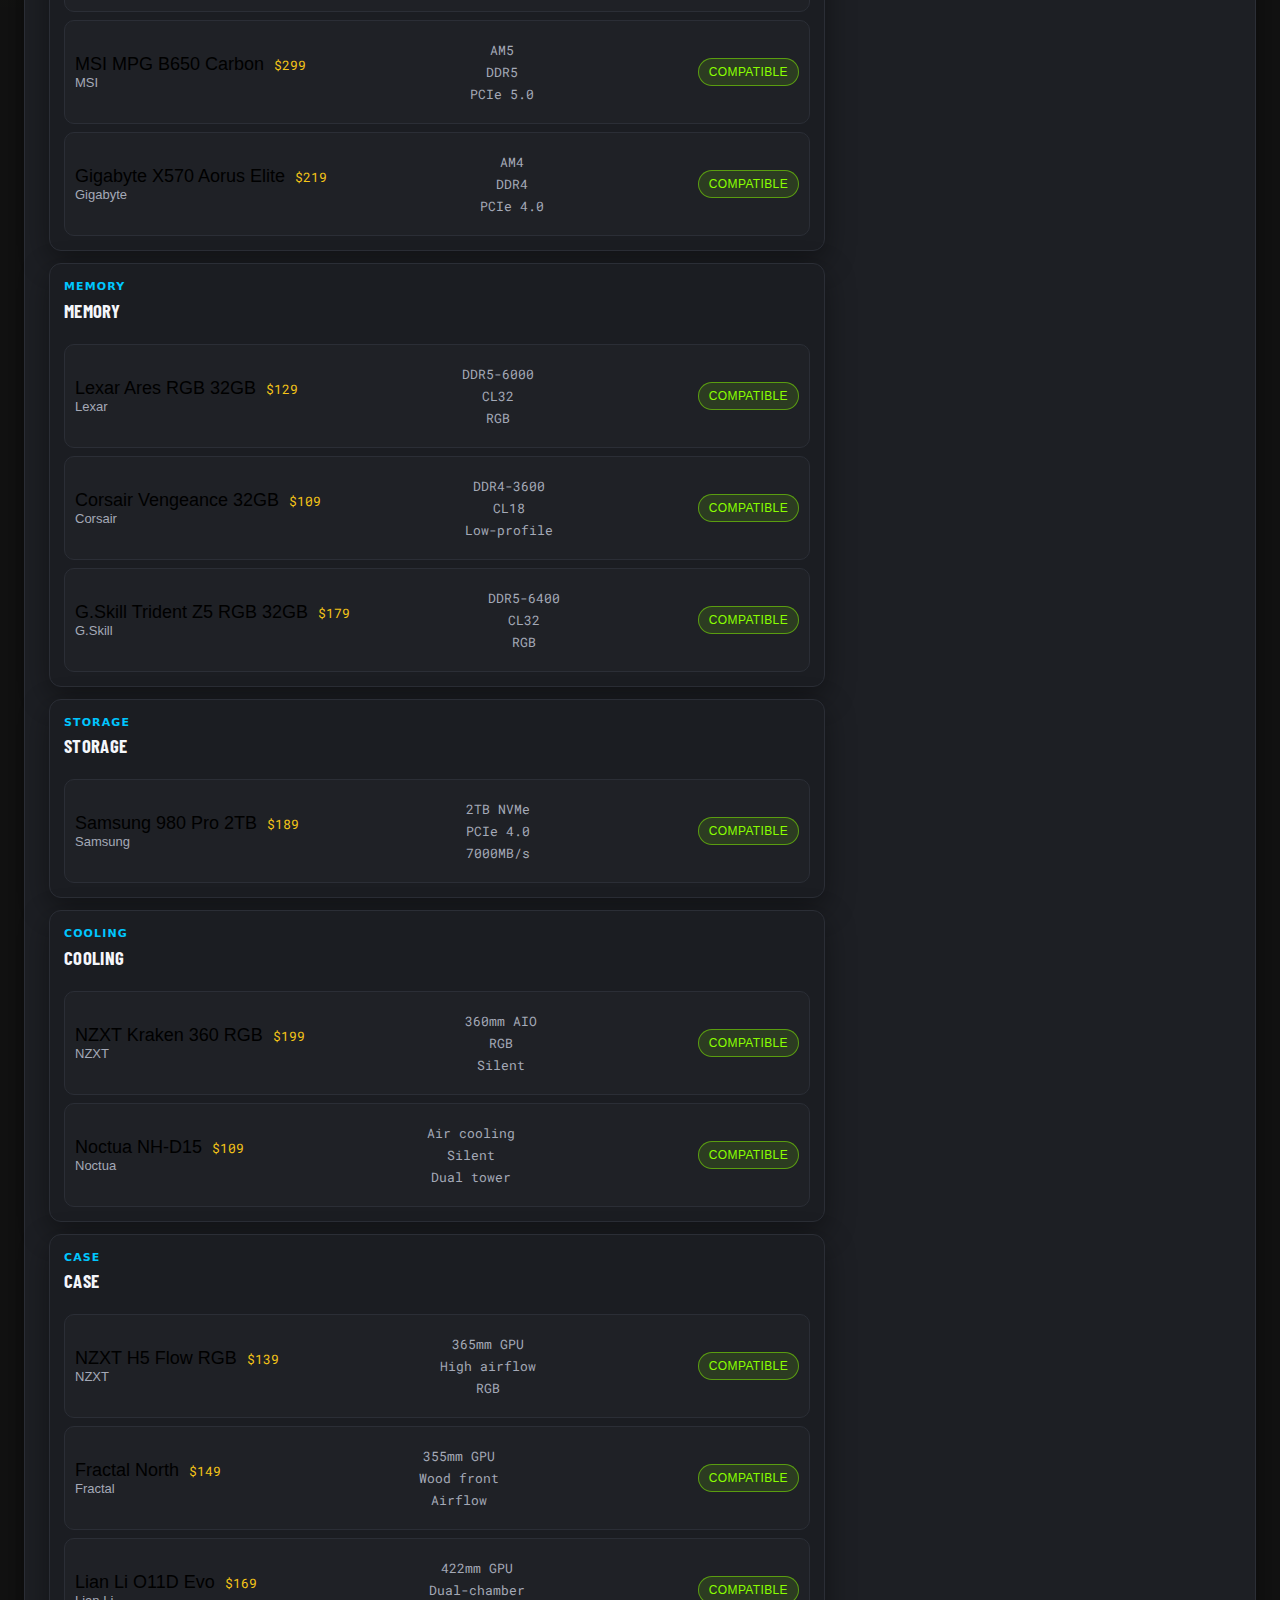
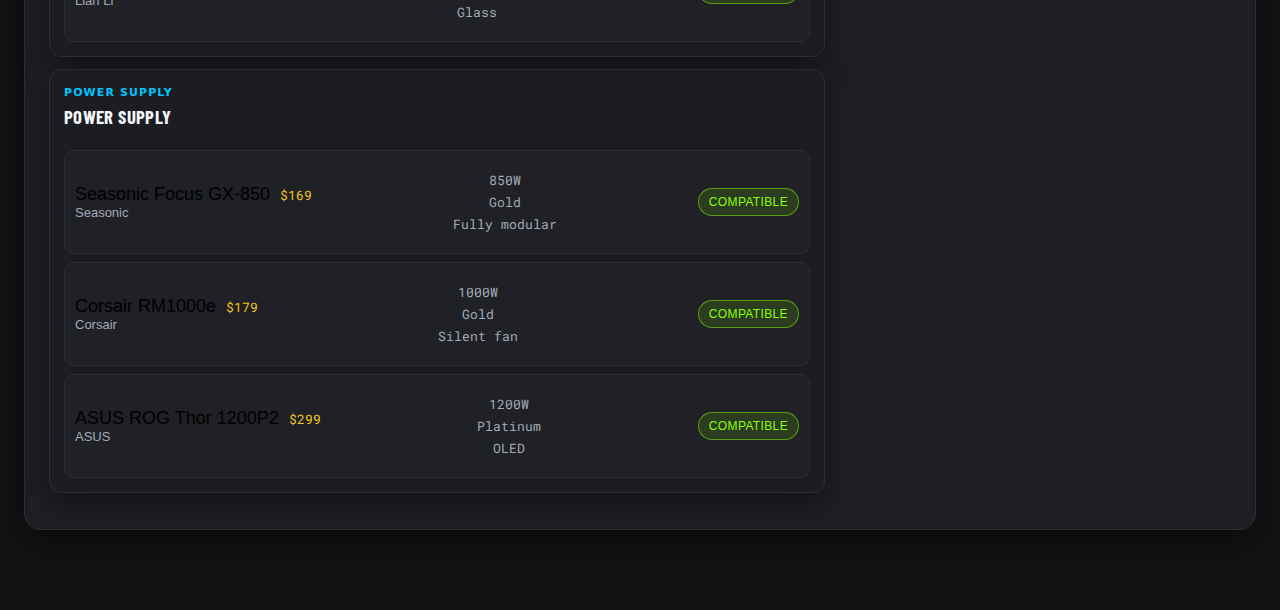
<file: builder.html>
<!DOCTYPE html>
<html lang="en">
<head>
  <meta charset="UTF-8" />
  <meta name="viewport" content="width=device-width, initial-scale=1.0" />
  <title>PC Webshop • PC Builder</title>
  <link rel="preconnect" href="https://fonts.googleapis.com">
  <link rel="preconnect" href="https://fonts.gstatic.com" crossorigin>
  <link href="https://fonts.googleapis.com/css2?family=Barlow+Condensed:wght@600;700&family=Roboto+Mono:wght@400;500&display=swap" rel="stylesheet">
  <link rel="stylesheet" href="assets/styles.css" />
</head>
<body>
  <header class="site-header site-header--mega">
    <div class="logo">PC-Webshop</div>
    <nav class="nav">
      <a href="index.html">Home</a>
      <a href="news.html">Tech nieuws</a>
      <a href="catalog.html">Producten</a>
      <a href="pcs.html">PC's</a>
      <a href="forms.html">Forums</a>
      <a class="pill active" href="builder.html">PC Builder</a>
    </nav>
    <div class="header__actions">
      <div class="search-inline">
        <input id="nav-search" type="search" placeholder="Zoek componenten, forums" aria-label="Site search" />
        <button id="nav-search-btn" class="icon-btn" aria-label="Zoeken">⌕</button>
      </div>
      <button class="icon-btn" data-open-cart aria-label="Winkelmand">
        🛒
        <span class="badge badge--pill" id="cart-count">0</span>
      </button>
      <button class="icon-btn" data-open-profile aria-label="Profiel">👤</button>
      <a id="admin-link" class="pill pill--subtle" href="admin.html" style="display:none">Admin</a>
    </div>
  </header>
  <div class="header-ribbon">
    <span class="chip">Socket match</span>
    <span class="chip">Wattage 1.5x</span>
    <span class="chip">Account voor checkout</span>
  </div>

  <header class="hero hero--slim">
    <div class="hero__content">
      <p class="eyebrow">Compatibiliteitslaag</p>
      <h1>Custom PC Builder</h1>
      <p class="lede">Socket en RAM match, wattage headroom, GPU-length clearance en sticky totaalprijs.</p>
    </div>
  </header>

  <main>
    <section class="builder" id="builder-section">
      <div class="builder__header">
        <p class="eyebrow">Stapsgewijs</p>
        <h2>Stel je rig samen</h2>
        <p class="lede">Begin bij CPU of GPU en loop door alle onderdelen. Compatibiliteit wordt live gecontroleerd.</p>
      </div>
      <div class="builder__layout">
        <div class="builder__steps" id="builder-steps"></div>
        <div class="builder__side">
          <div class="progress">
            <div class="progress__label"><span id="progress-count">0/0</span><span id="progress-text">Start selecting parts</span></div>
            <div class="progress__bar"><span id="progress-bar"></span></div>
          </div>
          <div class="totals" id="totals"></div>
          <button class="btn btn-primary full-build" id="add-build">Voeg volledige build toe</button>
        </div>
      </div>
    </section>
  </main>

  <div class="search-overlay" id="search-overlay">
    <div class="search-overlay__panel">
      <div class="search-overlay__header">
        <h3>Zoek hardware, nieuws of forms</h3>
        <button class="icon-btn" id="close-search" aria-label="Sluiten">×</button>
      </div>
      <input id="overlay-search" type="search" placeholder="Typ bv. AM5, RTX 4090, B650" />
      <div id="search-results" class="search-results"></div>
      <div class="search-trending">
        <span class="chip">Socket</span>
        <span class="chip">TDP</span>
        <span class="chip">Clearance</span>
        <span class="chip">PSU</span>
      </div>
    </div>
  </div>

  <div class="modal" id="auth-modal">
    <div class="modal__content">
      <div class="modal__header">
        <h3>Account nodig voor winkelmand</h3>
        <button class="icon-btn" data-close-auth aria-label="Sluiten">×</button>
      </div>
      <p class="lede">Builder blijft vrij. Om de build te kopen heb je email, gebruikersnaam en wachtwoord nodig.</p>
      <form id="auth-form" class="stack">
        <label>Email<input type="email" name="email" required placeholder="you@example.com" /></label>
        <label>Gebruikersnaam<input type="text" name="username" required placeholder="Handle" /></label>
        <label>Wachtwoord<input type="password" name="password" required placeholder="••••••••" /></label>
        <button class="btn btn-primary" type="submit">Log in / Account</button>
      </form>
      <p class="mono" id="auth-requirement"></p>
    </div>
  </div>
  <div class="modal" id="profile-modal">
    <div class="modal__content">
      <div class="modal__header">
        <h3>Profiel</h3>
        <button class="icon-btn" data-close-profile aria-label="Sluiten">×</button>
      </div>
      <div class="profile-inline" id="profile-inline">
        <div class="avatar" id="profile-avatar">👤</div>
        <div>
          <div class="mono" id="profile-name">Gast</div>
          <div class="mono" id="profile-email">Geen login</div>
        </div>
      </div>
      <div class="cta__actions">
        <a class="btn btn-primary" href="profile.html">Volledige profielpagina</a>
        <button class="btn btn-ghost" data-close-profile>Sluit</button>
      </div>
    </div>
  </div>
  <div class="modal-backdrop" id="modal-backdrop"></div>

  <div id="cart-drawer" class="cart-drawer">
    <div class="cart-drawer__header">
      <h3>Cart</h3>
      <button id="close-cart" aria-label="Close cart">×</button>
    </div>
    <div id="cart-items" class="cart-items"></div>
    <div class="cart-drawer__footer">
      <div class="cart-total"><span>Subtotal</span><span id="cart-total">$0</span></div>
      <button class="btn btn-primary">Checkout</button>
    </div>
  </div>
  <div id="cart-backdrop" class="cart-backdrop"></div>

  <script type="module" src="assets/main.js"></script>
</body>
</html>
</file>
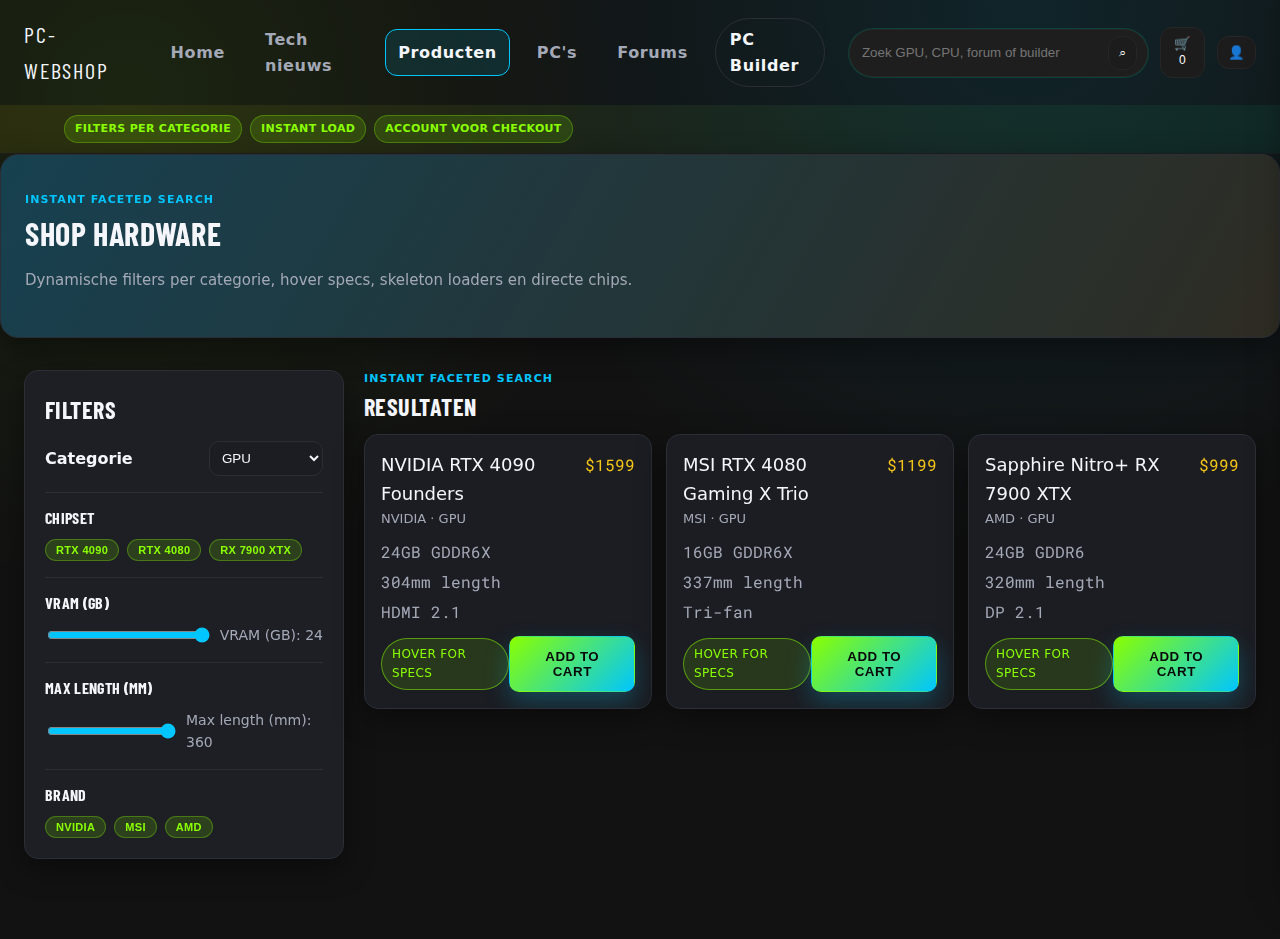
<file: catalog.html>
<!DOCTYPE html>
<html lang="en">
<head>
  <meta charset="UTF-8" />
  <meta name="viewport" content="width=device-width, initial-scale=1.0" />
  <title>PC Webshop • Catalog</title>
  <link rel="preconnect" href="https://fonts.googleapis.com">
  <link rel="preconnect" href="https://fonts.gstatic.com" crossorigin>
  <link href="https://fonts.googleapis.com/css2?family=Barlow+Condensed:wght@600;700&family=Roboto+Mono:wght@400;500&display=swap" rel="stylesheet">
  <link rel="stylesheet" href="assets/styles.css" />
</head>
<body data-default-category="GPU">
  <header class="site-header site-header--mega">
    <div class="logo">PC-Webshop</div>
    <nav class="nav">
      <a href="index.html">Home</a>
      <a href="news.html">Tech nieuws</a>
      <a class="active" href="catalog.html">Producten</a>
      <a href="pcs.html">PC's</a>
      <a href="forms.html">Forums</a>
      <a class="pill" href="builder.html">PC Builder</a>
    </nav>
    <div class="header__actions">
      <div class="search-inline">
        <input id="nav-search" type="search" placeholder="Zoek GPU, CPU, forum of builder" aria-label="Site search" />
        <button id="nav-search-btn" class="icon-btn" aria-label="Zoeken">⌕</button>
      </div>
      <button class="icon-btn" data-open-cart aria-label="Winkelmand">
        🛒
        <span class="badge badge--pill" id="cart-count">0</span>
      </button>
      <button class="icon-btn" data-open-profile aria-label="Profiel">👤</button>
      <a id="admin-link" class="pill pill--subtle" href="admin.html" style="display:none">Admin</a>
    </div>
  </header>
  <div class="header-ribbon">
    <span class="chip">Filters per categorie</span>
    <span class="chip">Instant load</span>
    <span class="chip">Account voor checkout</span>
  </div>

  <header class="hero hero--slim">
    <div class="hero__content">
      <p class="eyebrow">Instant faceted search</p>
      <h1>Shop hardware</h1>
      <p class="lede">Dynamische filters per categorie, hover specs, skeleton loaders en directe chips.</p>
    </div>
  </header>

  <main>
    <section class="grid" id="shop-section">
      <aside class="filters">
        <div class="filters__header">
          <h2>Filters</h2>
          <label class="select-inline">
            <span>Categorie</span>
            <select id="category-select"></select>
          </label>
        </div>
        <div id="filter-groups" class="filter-groups"></div>
      </aside>
      <section class="products">
        <div class="products__header">
          <div>
            <p class="eyebrow">Instant faceted search</p>
            <h2>Resultaten</h2>
          </div>
          <div class="active-filters" id="active-filters"></div>
        </div>
        <div id="skeletons" class="skeleton-grid hidden"></div>
        <div id="product-grid" class="product-grid"></div>
      </section>
    </section>
  </main>

  <div class="search-overlay" id="search-overlay">
    <div class="search-overlay__panel">
      <div class="search-overlay__header">
        <h3>Zoek hardware, nieuws of forms</h3>
        <button class="icon-btn" id="close-search" aria-label="Sluiten">×</button>
      </div>
      <input id="overlay-search" type="search" placeholder="Typ bv. AM5, RTX 4090, silent build" />
      <div id="search-results" class="search-results"></div>
      <div class="search-trending">
        <span class="chip">Pricewatch</span>
        <span class="chip">4090</span>
        <span class="chip">AM5</span>
        <span class="chip">Silent case</span>
      </div>
    </div>
  </div>

  <div class="modal" id="auth-modal">
    <div class="modal__content">
      <div class="modal__header">
        <h3>Login nodig voor checkout</h3>
        <button class="icon-btn" data-close-auth aria-label="Sluiten">×</button>
      </div>
      <p class="lede">Email, gebruikersnaam en wachtwoord zijn vereist om af te rekenen of te reageren.</p>
      <form id="auth-form" class="stack">
        <label> Email<input type="email" name="email" required placeholder="you@example.com" /></label>
        <label> Gebruikersnaam<input type="text" name="username" required placeholder="Handle" /></label>
        <label> Wachtwoord<input type="password" name="password" required placeholder="••••••••" /></label>
        <button class="btn btn-primary" type="submit">Log in / Maak account</button>
      </form>
      <p class="mono" id="auth-requirement"></p>
    </div>
  </div>
  <div class="modal" id="profile-modal">
    <div class="modal__content">
      <div class="modal__header">
        <h3>Profiel</h3>
        <button class="icon-btn" data-close-profile aria-label="Sluiten">×</button>
      </div>
      <div class="profile-inline" id="profile-inline">
        <div class="avatar" id="profile-avatar">👤</div>
        <div>
          <div class="mono" id="profile-name">Gast</div>
          <div class="mono" id="profile-email">Geen login</div>
        </div>
      </div>
      <div class="cta__actions">
        <a class="btn btn-primary" href="profile.html">Volledige profielpagina</a>
        <button class="btn btn-ghost" data-close-profile>Sluit</button>
      </div>
    </div>
  </div>
  <div class="modal-backdrop" id="modal-backdrop"></div>

  <div id="cart-drawer" class="cart-drawer">
    <div class="cart-drawer__header">
      <h3>Cart</h3>
      <button id="close-cart" aria-label="Close cart">×</button>
    </div>
    <div id="cart-items" class="cart-items"></div>
    <div class="cart-drawer__footer">
      <div class="cart-total"><span>Subtotal</span><span id="cart-total">$0</span></div>
      <button class="btn btn-primary">Checkout</button>
    </div>
  </div>
  <div id="cart-backdrop" class="cart-backdrop"></div>

  <script type="module" src="assets/main.js"></script>
</body>
</html>
</file>
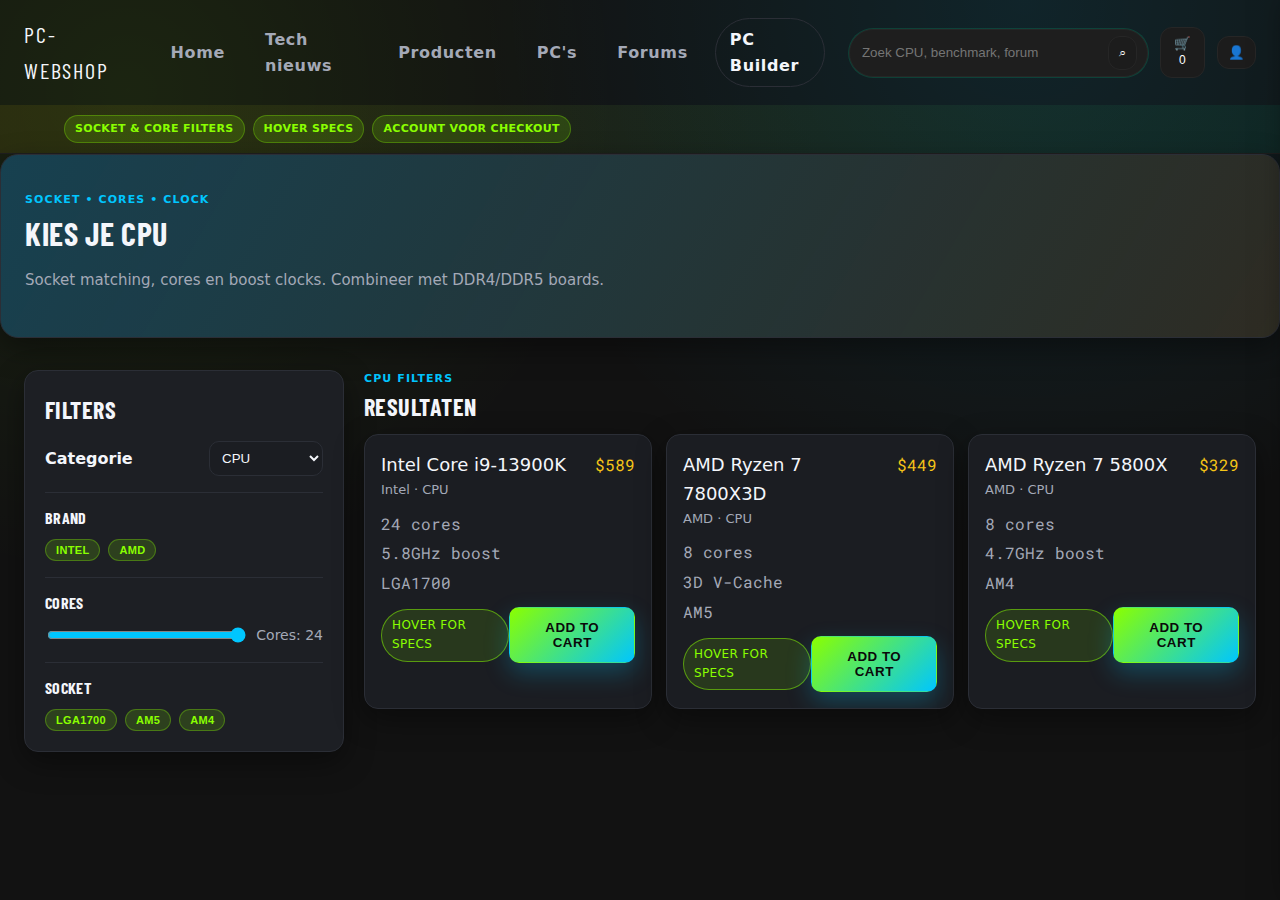
<file: cpus.html>
<!DOCTYPE html>
<html lang="en">
<head>
  <meta charset="UTF-8" />
  <meta name="viewport" content="width=device-width, initial-scale=1.0" />
  <title>PC Webshop • CPU's</title>
  <link rel="preconnect" href="https://fonts.googleapis.com">
  <link rel="preconnect" href="https://fonts.gstatic.com" crossorigin>
  <link href="https://fonts.googleapis.com/css2?family=Barlow+Condensed:wght@600;700&family=Roboto+Mono:wght@400;500&display=swap" rel="stylesheet">
  <link rel="stylesheet" href="assets/styles.css" />
</head>
<body data-default-category="CPU">
  <header class="site-header site-header--mega">
    <div class="logo">PC-Webshop</div>
    <nav class="nav">
      <a href="index.html">Home</a>
      <a href="news.html">Tech nieuws</a>
      <a href="catalog.html">Producten</a>
      <a href="pcs.html">PC's</a>
      <a href="forms.html">Forums</a>
      <a class="pill" href="builder.html">PC Builder</a>
    </nav>
    <div class="header__actions">
      <div class="search-inline">
        <input id="nav-search" type="search" placeholder="Zoek CPU, benchmark, forum" aria-label="Site search" />
        <button id="nav-search-btn" class="icon-btn" aria-label="Zoeken">⌕</button>
      </div>
      <button class="icon-btn" data-open-cart aria-label="Winkelmand">
        🛒
        <span class="badge badge--pill" id="cart-count">0</span>
      </button>
      <button class="icon-btn" data-open-profile aria-label="Profiel">👤</button>
      <a id="admin-link" class="pill pill--subtle" href="admin.html" style="display:none">Admin</a>
    </div>
  </header>
  <div class="header-ribbon">
    <span class="chip">Socket & core filters</span>
    <span class="chip">Hover specs</span>
    <span class="chip">Account voor checkout</span>
  </div>

  <header class="hero hero--slim">
    <div class="hero__content">
      <p class="eyebrow">Socket • Cores • Clock</p>
      <h1>Kies je CPU</h1>
      <p class="lede">Socket matching, cores en boost clocks. Combineer met DDR4/DDR5 boards.</p>
    </div>
  </header>

  <main>
    <section class="grid" id="shop-section">
      <aside class="filters">
        <div class="filters__header">
          <h2>Filters</h2>
          <label class="select-inline">
            <span>Categorie</span>
            <select id="category-select"></select>
          </label>
        </div>
        <div id="filter-groups" class="filter-groups"></div>
      </aside>
      <section class="products">
        <div class="products__header">
          <div>
            <p class="eyebrow">CPU filters</p>
            <h2>Resultaten</h2>
          </div>
          <div class="active-filters" id="active-filters"></div>
        </div>
        <div id="skeletons" class="skeleton-grid hidden"></div>
        <div id="product-grid" class="product-grid"></div>
      </section>
    </section>
  </main>

  <div class="search-overlay" id="search-overlay">
    <div class="search-overlay__panel">
      <div class="search-overlay__header">
        <h3>Zoek hardware, nieuws of forms</h3>
        <button class="icon-btn" id="close-search" aria-label="Sluiten">×</button>
      </div>
      <input id="overlay-search" type="search" placeholder="Typ bv. 7800X3D, AM5, undervolt" />
      <div id="search-results" class="search-results"></div>
      <div class="search-trending">
        <span class="chip">AM5</span>
        <span class="chip">LGA1700</span>
        <span class="chip">4.0/5.8GHz</span>
        <span class="chip">E-cores</span>
      </div>
    </div>
  </div>

  <div class="modal" id="auth-modal">
    <div class="modal__content">
      <div class="modal__header">
        <h3>Account nodig voor aankoop</h3>
        <button class="icon-btn" data-close-auth aria-label="Sluiten">×</button>
      </div>
      <p class="lede">Email, gebruikersnaam en wachtwoord vereisen voor checkout of forumreacties.</p>
      <form id="auth-form" class="stack">
        <label>Email<input type="email" name="email" required placeholder="you@example.com" /></label>
        <label>Gebruikersnaam<input type="text" name="username" required placeholder="Handle" /></label>
        <label>Wachtwoord<input type="password" name="password" required placeholder="••••••••" /></label>
        <button class="btn btn-primary" type="submit">Log in / Account</button>
      </form>
      <p class="mono" id="auth-requirement"></p>
    </div>
  </div>
  <div class="modal" id="profile-modal">
    <div class="modal__content">
      <div class="modal__header">
        <h3>Profiel</h3>
        <button class="icon-btn" data-close-profile aria-label="Sluiten">×</button>
      </div>
      <div class="profile-inline" id="profile-inline">
        <div class="avatar" id="profile-avatar">👤</div>
        <div>
          <div class="mono" id="profile-name">Gast</div>
          <div class="mono" id="profile-email">Geen login</div>
        </div>
      </div>
      <div class="cta__actions">
        <a class="btn btn-primary" href="profile.html">Volledige profielpagina</a>
        <button class="btn btn-ghost" data-close-profile>Sluit</button>
      </div>
    </div>
  </div>
  <div class="modal-backdrop" id="modal-backdrop"></div>

  <div id="cart-drawer" class="cart-drawer">
    <div class="cart-drawer__header">
      <h3>Cart</h3>
      <button id="close-cart" aria-label="Close cart">×</button>
    </div>
    <div id="cart-items" class="cart-items"></div>
    <div class="cart-drawer__footer">
      <div class="cart-total"><span>Subtotal</span><span id="cart-total">$0</span></div>
      <button class="btn btn-primary">Checkout</button>
    </div>
  </div>
  <div id="cart-backdrop" class="cart-backdrop"></div>

  <script type="module" src="assets/main.js"></script>
</body>
</html>
</file>
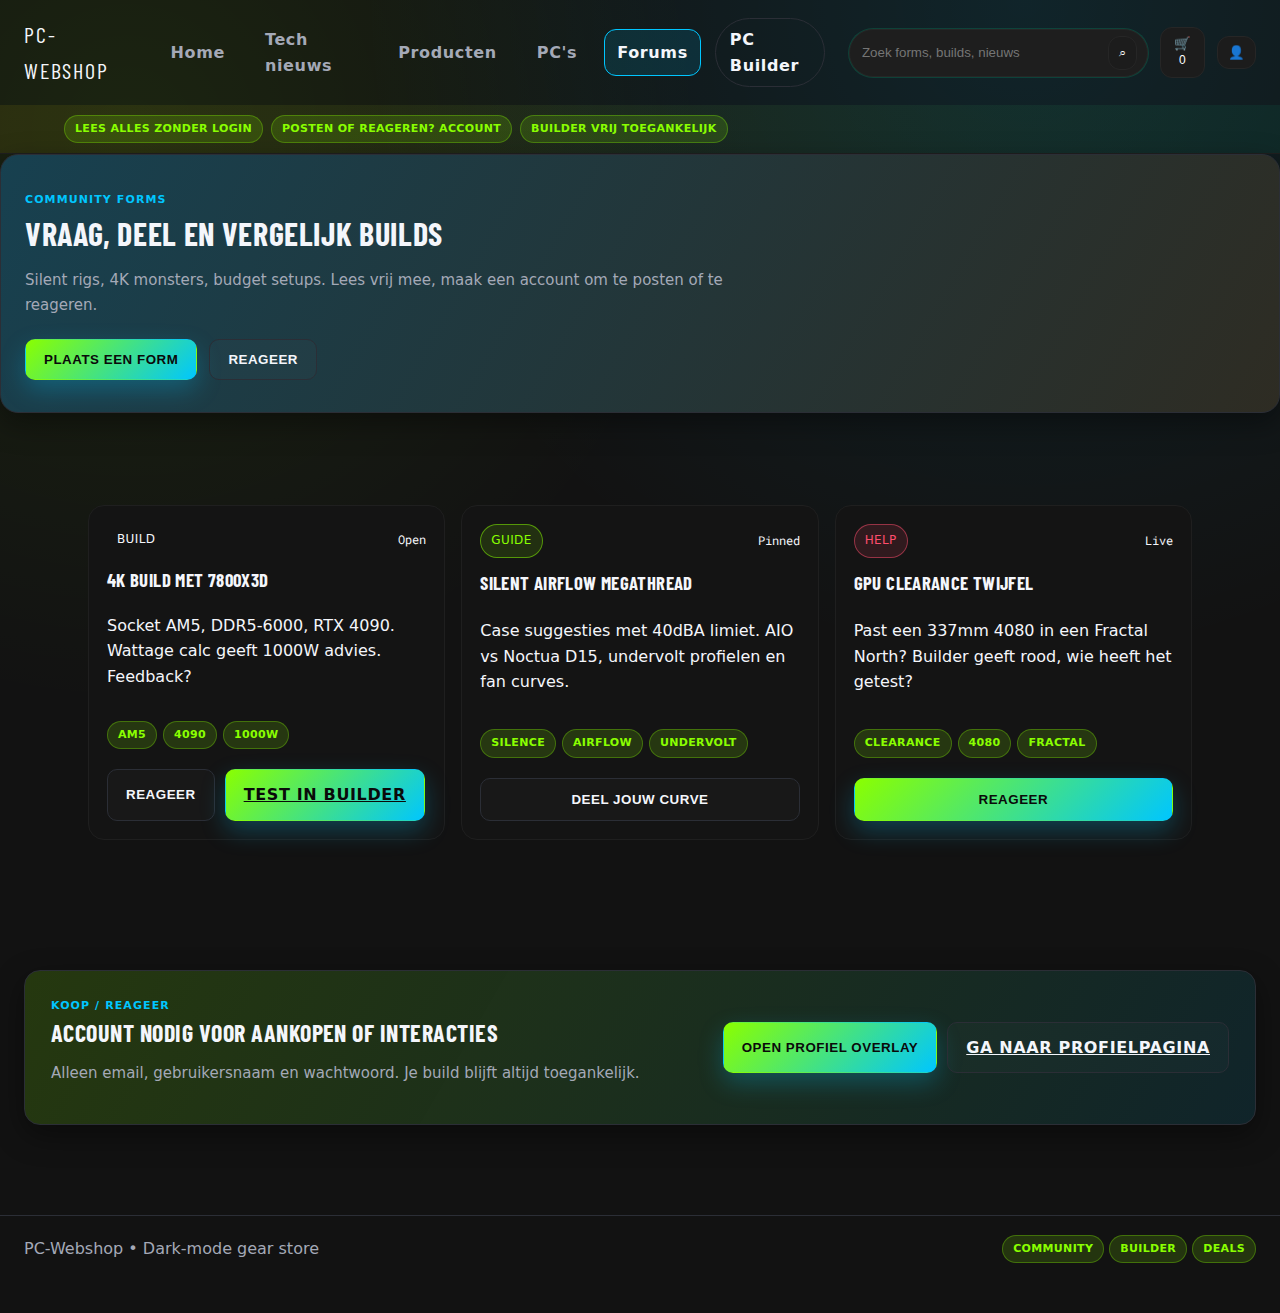
<file: forms.html>
<!DOCTYPE html>
<html lang="en">
<head>
  <meta charset="UTF-8" />
  <meta name="viewport" content="width=device-width, initial-scale=1.0" />
  <title>PC Webshop • Forums</title>
  <link rel="preconnect" href="https://fonts.googleapis.com">
  <link rel="preconnect" href="https://fonts.gstatic.com" crossorigin>
  <link href="https://fonts.googleapis.com/css2?family=Barlow+Condensed:wght@600;700&family=Roboto+Mono:wght@400;500&display=swap" rel="stylesheet">
  <link rel="stylesheet" href="assets/styles.css" />
</head>
<body>
  <header class="site-header site-header--mega">
    <div class="logo">PC-Webshop</div>
    <nav class="nav">
      <a href="index.html">Home</a>
      <a href="news.html">Tech nieuws</a>
      <a href="catalog.html">Producten</a>
      <a href="pcs.html">PC's</a>
      <a class="active" href="forms.html">Forums</a>
      <a class="pill" href="builder.html">PC Builder</a>
    </nav>
    <div class="header__actions">
      <div class="search-inline">
        <input id="nav-search" type="search" placeholder="Zoek forms, builds, nieuws" aria-label="Site search" />
        <button id="nav-search-btn" class="icon-btn" aria-label="Zoeken">⌕</button>
      </div>
      <button class="icon-btn" data-open-cart aria-label="Winkelmand">
        🛒
        <span class="badge badge--pill" id="cart-count">0</span>
      </button>
      <button class="icon-btn" data-open-profile aria-label="Profiel">👤</button>
      <a id="admin-link" class="pill pill--subtle" href="admin.html" style="display:none">Admin</a>
    </div>
  </header>
  <div class="header-ribbon">
    <span class="chip">Lees alles zonder login</span>
    <span class="chip">Posten of reageren? Account</span>
    <span class="chip">Builder vrij toegankelijk</span>
  </div>

  <header class="hero hero--slim">
    <div class="hero__content">
      <p class="eyebrow">Community forms</p>
      <h1>Vraag, deel en vergelijk builds</h1>
      <p class="lede">Silent rigs, 4K monsters, budget setups. Lees vrij mee, maak een account om te posten of te reageren.</p>
      <div class="hero__actions">
        <button class="btn btn-primary" data-requires-auth="post">Plaats een form</button>
        <button class="btn btn-ghost" data-requires-auth="comment">Reageer</button>
      </div>
    </div>
  </header>

  <main>
    <section class="forms-grid" data-animate>
      <article class="forum-card">
        <div class="forum-card__meta"><span class="badge">Build</span><span class="mono">Open</span></div>
        <h3>4K build met 7800X3D</h3>
        <p>Socket AM5, DDR5-6000, RTX 4090. Wattage calc geeft 1000W advies. Feedback?</p>
        <div class="pill-row"><span class="chip">AM5</span><span class="chip">4090</span><span class="chip">1000W</span></div>
        <div class="forum-card__actions">
          <button class="btn btn-ghost" data-requires-auth="comment">Reageer</button>
          <a class="btn btn-primary" href="builder.html">Test in builder</a>
        </div>
      </article>
      <article class="forum-card">
        <div class="forum-card__meta"><span class="badge badge--success">Guide</span><span class="mono">Pinned</span></div>
        <h3>Silent airflow megathread</h3>
        <p>Case suggesties met 40dBA limiet. AIO vs Noctua D15, undervolt profielen en fan curves.</p>
        <div class="pill-row"><span class="chip">Silence</span><span class="chip">Airflow</span><span class="chip">Undervolt</span></div>
        <button class="btn btn-ghost" data-requires-auth="comment">Deel jouw curve</button>
      </article>
      <article class="forum-card">
        <div class="forum-card__meta"><span class="badge badge--warn">Help</span><span class="mono">Live</span></div>
        <h3>GPU clearance twijfel</h3>
        <p>Past een 337mm 4080 in een Fractal North? Builder geeft rood, wie heeft het getest?</p>
        <div class="pill-row"><span class="chip">Clearance</span><span class="chip">4080</span><span class="chip">Fractal</span></div>
        <button class="btn btn-primary" data-requires-auth="comment">Reageer</button>
      </article>
    </section>

    <section class="cta" data-animate>
      <div>
        <p class="eyebrow">Koop / Reageer</p>
        <h2>Account nodig voor aankopen of interacties</h2>
        <p class="lede">Alleen email, gebruikersnaam en wachtwoord. Je build blijft altijd toegankelijk.</p>
      </div>
      <div class="cta__actions">
        <button class="btn btn-primary" data-open-profile>Open profiel overlay</button>
        <a class="btn btn-ghost" href="profile.html">Ga naar profielpagina</a>
      </div>
    </section>
  </main>

  <div class="search-overlay" id="search-overlay">
    <div class="search-overlay__panel">
      <div class="search-overlay__header">
        <h3>Zoek hardware, nieuws of forms</h3>
        <button class="icon-btn" id="close-search" aria-label="Sluiten">×</button>
      </div>
      <input id="overlay-search" type="search" placeholder="Typ bv. silent case, AM5, 4090" />
      <div id="search-results" class="search-results"></div>
      <div class="search-trending">
        <span class="chip">Silent</span>
        <span class="chip">AM5</span>
        <span class="chip">GPU clearance</span>
        <span class="chip">Undervolt</span>
      </div>
    </div>
  </div>

  <div class="modal" id="auth-modal">
    <div class="modal__content">
      <div class="modal__header">
        <h3>Account nodig om te posten</h3>
        <button class="icon-btn" data-close-auth aria-label="Sluiten">×</button>
      </div>
      <p class="lede">Maak direct een account: alleen email, gebruikersnaam en wachtwoord.</p>
      <form id="auth-form" class="stack">
        <label>Email<input type="email" name="email" required placeholder="you@example.com" /></label>
        <label>Gebruikersnaam<input type="text" name="username" required placeholder="Handle" /></label>
        <label>Wachtwoord<input type="password" name="password" required placeholder="••••••••" /></label>
        <button class="btn btn-primary" type="submit">Log in / Account</button>
      </form>
      <p class="mono" id="auth-requirement"></p>
    </div>
  </div>
  <div class="modal" id="profile-modal">
    <div class="modal__content">
      <div class="modal__header">
        <h3>Profiel</h3>
        <button class="icon-btn" data-close-profile aria-label="Sluiten">×</button>
      </div>
      <div class="profile-inline" id="profile-inline">
        <div class="avatar" id="profile-avatar">👤</div>
        <div>
          <div class="mono" id="profile-name">Gast</div>
          <div class="mono" id="profile-email">Geen login</div>
        </div>
      </div>
      <div class="cta__actions">
        <a class="btn btn-primary" href="profile.html">Volledige profielpagina</a>
        <button class="btn btn-ghost" data-close-profile>Sluit</button>
      </div>
    </div>
  </div>
  <div class="modal-backdrop" id="modal-backdrop"></div>

  <footer class="footer">
    <div>PC-Webshop • Dark-mode gear store</div>
    <div class="tag-row">
      <span class="chip">Community</span>
      <span class="chip">Builder</span>
      <span class="chip">Deals</span>
    </div>
  </footer>

  <script type="module" src="assets/main.js"></script>
</body>
</html>
</file>
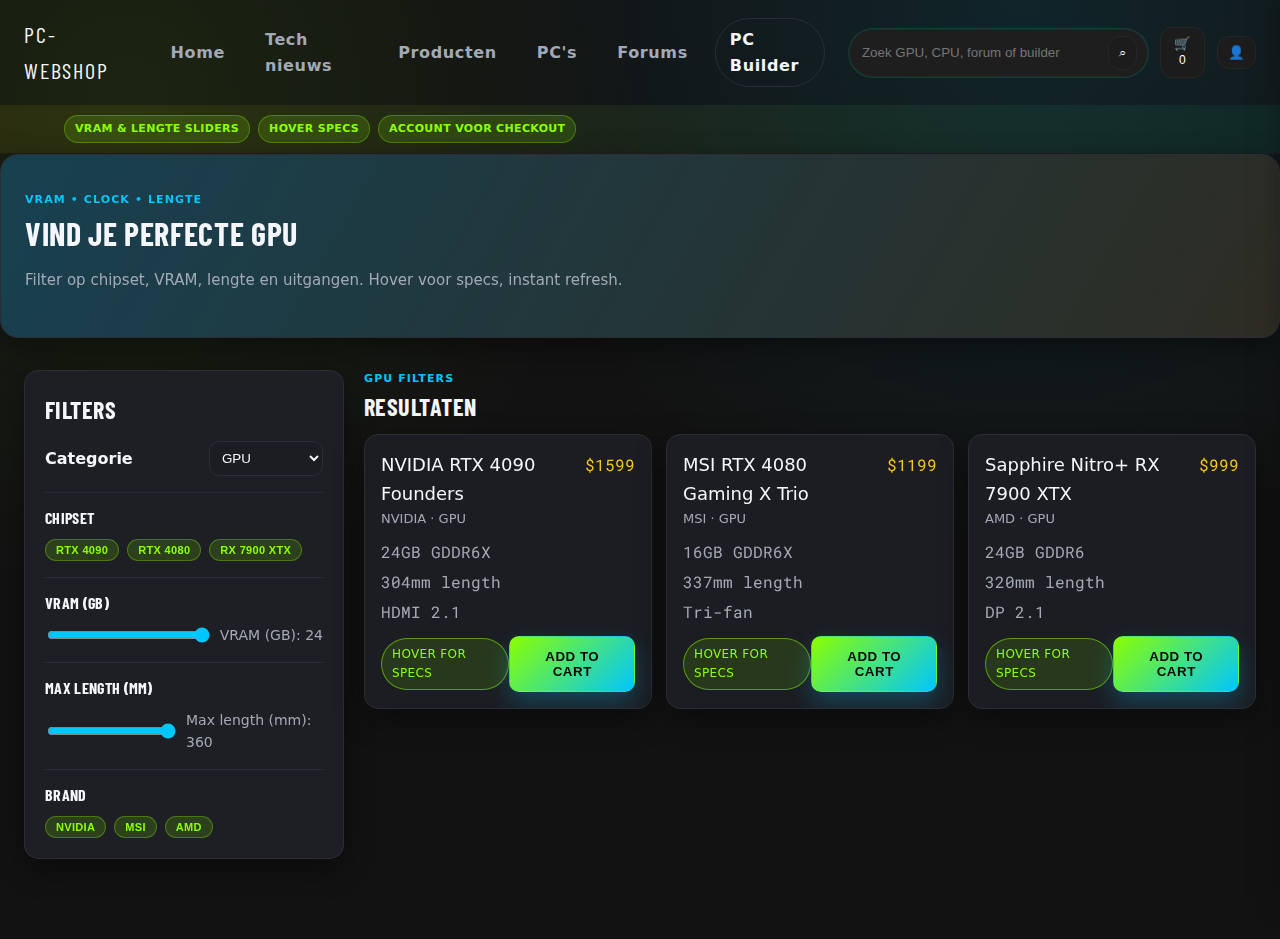
<file: gpus.html>
<!DOCTYPE html>
<html lang="en">
<head>
  <meta charset="UTF-8" />
  <meta name="viewport" content="width=device-width, initial-scale=1.0" />
  <title>PC Webshop • GPU's</title>
  <link rel="preconnect" href="https://fonts.googleapis.com">
  <link rel="preconnect" href="https://fonts.gstatic.com" crossorigin>
  <link href="https://fonts.googleapis.com/css2?family=Barlow+Condensed:wght@600;700&family=Roboto+Mono:wght@400;500&display=swap" rel="stylesheet">
  <link rel="stylesheet" href="assets/styles.css" />
</head>
<body data-default-category="GPU">
  <header class="site-header site-header--mega">
    <div class="logo">PC-Webshop</div>
    <nav class="nav">
      <a href="index.html">Home</a>
      <a href="news.html">Tech nieuws</a>
      <a href="catalog.html">Producten</a>
      <a href="pcs.html">PC's</a>
      <a href="forms.html">Forums</a>
      <a class="pill" href="builder.html">PC Builder</a>
    </nav>
    <div class="header__actions">
      <div class="search-inline">
        <input id="nav-search" type="search" placeholder="Zoek GPU, CPU, forum of builder" aria-label="Site search" />
        <button id="nav-search-btn" class="icon-btn" aria-label="Zoeken">⌕</button>
      </div>
      <button class="icon-btn" data-open-cart aria-label="Winkelmand">
        🛒
        <span class="badge badge--pill" id="cart-count">0</span>
      </button>
      <button class="icon-btn" data-open-profile aria-label="Profiel">👤</button>
      <a id="admin-link" class="pill pill--subtle" href="admin.html" style="display:none">Admin</a>
    </div>
  </header>
  <div class="header-ribbon">
    <span class="chip">VRAM & lengte sliders</span>
    <span class="chip">Hover specs</span>
    <span class="chip">Account voor checkout</span>
  </div>

  <header class="hero hero--slim">
    <div class="hero__content">
      <p class="eyebrow">VRAM • Clock • Lengte</p>
      <h1>Vind je perfecte GPU</h1>
      <p class="lede">Filter op chipset, VRAM, lengte en uitgangen. Hover voor specs, instant refresh.</p>
    </div>
  </header>

  <main>
    <section class="grid" id="shop-section">
      <aside class="filters">
        <div class="filters__header">
          <h2>Filters</h2>
          <label class="select-inline">
            <span>Categorie</span>
            <select id="category-select"></select>
          </label>
        </div>
        <div id="filter-groups" class="filter-groups"></div>
      </aside>
      <section class="products">
        <div class="products__header">
          <div>
            <p class="eyebrow">GPU filters</p>
            <h2>Resultaten</h2>
          </div>
          <div class="active-filters" id="active-filters"></div>
        </div>
        <div id="skeletons" class="skeleton-grid hidden"></div>
        <div id="product-grid" class="product-grid"></div>
      </section>
    </section>
  </main>

  <div class="search-overlay" id="search-overlay">
    <div class="search-overlay__panel">
      <div class="search-overlay__header">
        <h3>Zoek hardware, nieuws of forms</h3>
        <button class="icon-btn" id="close-search" aria-label="Sluiten">×</button>
      </div>
      <input id="overlay-search" type="search" placeholder="Typ bv. RTX 4090, DLSS 3, forum" />
      <div id="search-results" class="search-results"></div>
      <div class="search-trending">
        <span class="chip">4090</span>
        <span class="chip">24GB</span>
        <span class="chip">HDMI 2.1</span>
        <span class="chip">PCIe 5.0</span>
      </div>
    </div>
  </div>

  <div class="modal" id="auth-modal">
    <div class="modal__content">
      <div class="modal__header">
        <h3>Login vereist voor aankoop</h3>
        <button class="icon-btn" data-close-auth aria-label="Sluiten">×</button>
      </div>
      <p class="lede">Email, gebruikersnaam en wachtwoord unlocken checkout en forum acties.</p>
      <form id="auth-form" class="stack">
        <label>Email<input type="email" name="email" required placeholder="you@example.com" /></label>
        <label>Gebruikersnaam<input type="text" name="username" required placeholder="Handle" /></label>
        <label>Wachtwoord<input type="password" name="password" required placeholder="••••••••" /></label>
        <button class="btn btn-primary" type="submit">Log in / Account</button>
      </form>
      <p class="mono" id="auth-requirement"></p>
    </div>
  </div>
  <div class="modal" id="profile-modal">
    <div class="modal__content">
      <div class="modal__header">
        <h3>Profiel</h3>
        <button class="icon-btn" data-close-profile aria-label="Sluiten">×</button>
      </div>
      <div class="profile-inline" id="profile-inline">
        <div class="avatar" id="profile-avatar">👤</div>
        <div>
          <div class="mono" id="profile-name">Gast</div>
          <div class="mono" id="profile-email">Geen login</div>
        </div>
      </div>
      <div class="cta__actions">
        <a class="btn btn-primary" href="profile.html">Volledige profielpagina</a>
        <button class="btn btn-ghost" data-close-profile>Sluit</button>
      </div>
    </div>
  </div>
  <div class="modal-backdrop" id="modal-backdrop"></div>

  <div id="cart-drawer" class="cart-drawer">
    <div class="cart-drawer__header">
      <h3>Cart</h3>
      <button id="close-cart" aria-label="Close cart">×</button>
    </div>
    <div id="cart-items" class="cart-items"></div>
    <div class="cart-drawer__footer">
      <div class="cart-total"><span>Subtotal</span><span id="cart-total">$0</span></div>
      <button class="btn btn-primary">Checkout</button>
    </div>
  </div>
  <div id="cart-backdrop" class="cart-backdrop"></div>

  <script type="module" src="assets/main.js"></script>
</body>
</html>
</file>
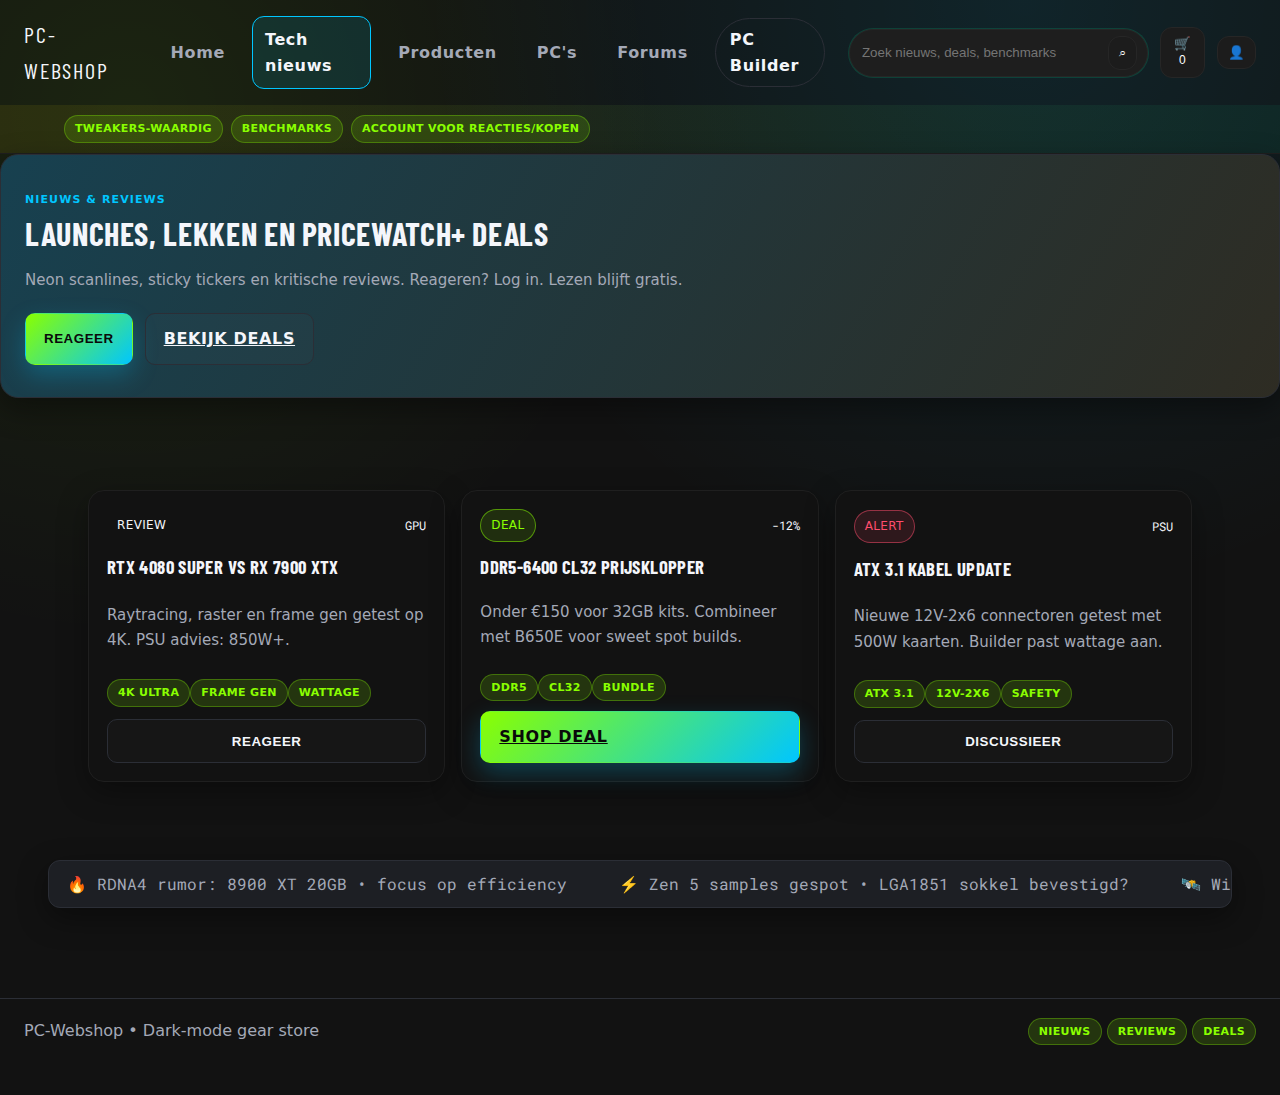
<file: news.html>
<!DOCTYPE html>
<html lang="en">
<head>
  <meta charset="UTF-8" />
  <meta name="viewport" content="width=device-width, initial-scale=1.0" />
  <title>PC Webshop • Tech nieuws</title>
  <link rel="preconnect" href="https://fonts.googleapis.com">
  <link rel="preconnect" href="https://fonts.gstatic.com" crossorigin>
  <link href="https://fonts.googleapis.com/css2?family=Barlow+Condensed:wght@600;700&family=Roboto+Mono:wght@400;500&display=swap" rel="stylesheet">
  <link rel="stylesheet" href="assets/styles.css" />
</head>
<body>
  <header class="site-header site-header--mega">
    <div class="logo">PC-Webshop</div>
    <nav class="nav">
      <a href="index.html">Home</a>
      <a class="active" href="news.html">Tech nieuws</a>
      <a href="catalog.html">Producten</a>
      <a href="pcs.html">PC's</a>
      <a href="forms.html">Forums</a>
      <a class="pill" href="builder.html">PC Builder</a>
    </nav>
    <div class="header__actions">
      <div class="search-inline">
        <input id="nav-search" type="search" placeholder="Zoek nieuws, deals, benchmarks" aria-label="Site search" />
        <button id="nav-search-btn" class="icon-btn" aria-label="Zoeken">⌕</button>
      </div>
      <button class="icon-btn" data-open-cart aria-label="Winkelmand">
        🛒
        <span class="badge badge--pill" id="cart-count">0</span>
      </button>
      <button class="icon-btn" data-open-profile aria-label="Profiel">👤</button>
      <a id="admin-link" class="pill pill--subtle" href="admin.html" style="display:none">Admin</a>
    </div>
  </header>
  <div class="header-ribbon">
    <span class="chip">Tweakers-waardig</span>
    <span class="chip">Benchmarks</span>
    <span class="chip">Account voor reacties/kopen</span>
  </div>

  <header class="hero hero--slim">
    <div class="hero__content">
      <p class="eyebrow">Nieuws & reviews</p>
      <h1>Launches, lekken en Pricewatch+ deals</h1>
      <p class="lede">Neon scanlines, sticky tickers en kritische reviews. Reageren? Log in. Lezen blijft gratis.</p>
      <div class="hero__actions">
        <button class="btn btn-primary" data-requires-auth="comment">Reageer</button>
        <a class="btn btn-ghost" href="catalog.html">Bekijk deals</a>
      </div>
    </div>
  </header>

  <main>
    <section class="news-rail" data-animate>
      <article class="news-card">
        <div class="news-card__meta"><span class="badge">Review</span><span class="mono">GPU</span></div>
        <h3>RTX 4080 Super vs RX 7900 XTX</h3>
        <p class="lede">Raytracing, raster en frame gen getest op 4K. PSU advies: 850W+.</p>
        <div class="tag-row"><span class="chip">4K Ultra</span><span class="chip">Frame gen</span><span class="chip">Wattage</span></div>
        <button class="btn btn-ghost" data-requires-auth="comment">Reageer</button>
      </article>
      <article class="news-card">
        <div class="news-card__meta"><span class="badge badge--success">Deal</span><span class="mono">-12%</span></div>
        <h3>DDR5-6400 CL32 prijsklopper</h3>
        <p class="lede">Onder €150 voor 32GB kits. Combineer met B650E voor sweet spot builds.</p>
        <div class="tag-row"><span class="chip">DDR5</span><span class="chip">CL32</span><span class="chip">Bundle</span></div>
        <a class="btn btn-primary" href="catalog.html">Shop deal</a>
      </article>
      <article class="news-card">
        <div class="news-card__meta"><span class="badge badge--warn">Alert</span><span class="mono">PSU</span></div>
        <h3>ATX 3.1 kabel update</h3>
        <p class="lede">Nieuwe 12V-2x6 connectoren getest met 500W kaarten. Builder past wattage aan.</p>
        <div class="tag-row"><span class="chip">ATX 3.1</span><span class="chip">12V-2x6</span><span class="chip">Safety</span></div>
        <button class="btn btn-ghost" data-requires-auth="comment">Discussieer</button>
      </article>
    </section>

    <section class="ticker" aria-label="trending updates">
      <div class="ticker__rail">
        <div class="ticker__item">🔥 RDNA4 rumor: 8900 XT 20GB • focus op efficiency</div>
        <div class="ticker__item">⚡ Zen 5 samples gespot • LGA1851 sokkel bevestigd?</div>
        <div class="ticker__item">🛰️ WiFi 7 routers in prijsdrop • Multi-Gig ready</div>
        <div class="ticker__item">🎯 Builder tip: 1.5x TDP marge voor PSU blijft key</div>
      </div>
    </section>
  </main>

  <div class="search-overlay" id="search-overlay">
    <div class="search-overlay__panel">
      <div class="search-overlay__header">
        <h3>Zoek hardware, nieuws of forms</h3>
        <button class="icon-btn" id="close-search" aria-label="Sluiten">×</button>
      </div>
      <input id="overlay-search" type="search" placeholder="Typ bv. 4080 Super, DDR5, ATX 3.1" />
      <div id="search-results" class="search-results"></div>
      <div class="search-trending">
        <span class="chip">Pricewatch</span>
        <span class="chip">Launch</span>
        <span class="chip">Benchmarks</span>
        <span class="chip">Deals</span>
      </div>
    </div>
  </div>

  <div class="modal" id="auth-modal">
    <div class="modal__content">
      <div class="modal__header">
        <h3>Account nodig voor reacties of kopen</h3>
        <button class="icon-btn" data-close-auth aria-label="Sluiten">×</button>
      </div>
      <p class="lede">Email, gebruikersnaam en wachtwoord zijn genoeg om mee te praten en af te rekenen.</p>
      <form id="auth-form" class="stack">
        <label>Email<input type="email" name="email" required placeholder="you@example.com" /></label>
        <label>Gebruikersnaam<input type="text" name="username" required placeholder="Handle" /></label>
        <label>Wachtwoord<input type="password" name="password" required placeholder="••••••••" /></label>
        <button class="btn btn-primary" type="submit">Log in / Account</button>
      </form>
      <p class="mono" id="auth-requirement"></p>
    </div>
  </div>
  <div class="modal" id="profile-modal">
    <div class="modal__content">
      <div class="modal__header">
        <h3>Profiel</h3>
        <button class="icon-btn" data-close-profile aria-label="Sluiten">×</button>
      </div>
      <div class="profile-inline" id="profile-inline">
        <div class="avatar" id="profile-avatar">👤</div>
        <div>
          <div class="mono" id="profile-name">Gast</div>
          <div class="mono" id="profile-email">Geen login</div>
        </div>
      </div>
      <div class="cta__actions">
        <a class="btn btn-primary" href="profile.html">Volledige profielpagina</a>
        <button class="btn btn-ghost" data-close-profile>Sluit</button>
      </div>
    </div>
  </div>
  <div class="modal-backdrop" id="modal-backdrop"></div>

  <footer class="footer">
    <div>PC-Webshop • Dark-mode gear store</div>
    <div class="tag-row">
      <span class="chip">Nieuws</span>
      <span class="chip">Reviews</span>
      <span class="chip">Deals</span>
    </div>
  </footer>

  <script type="module" src="assets/main.js"></script>
</body>
</html>
</file>
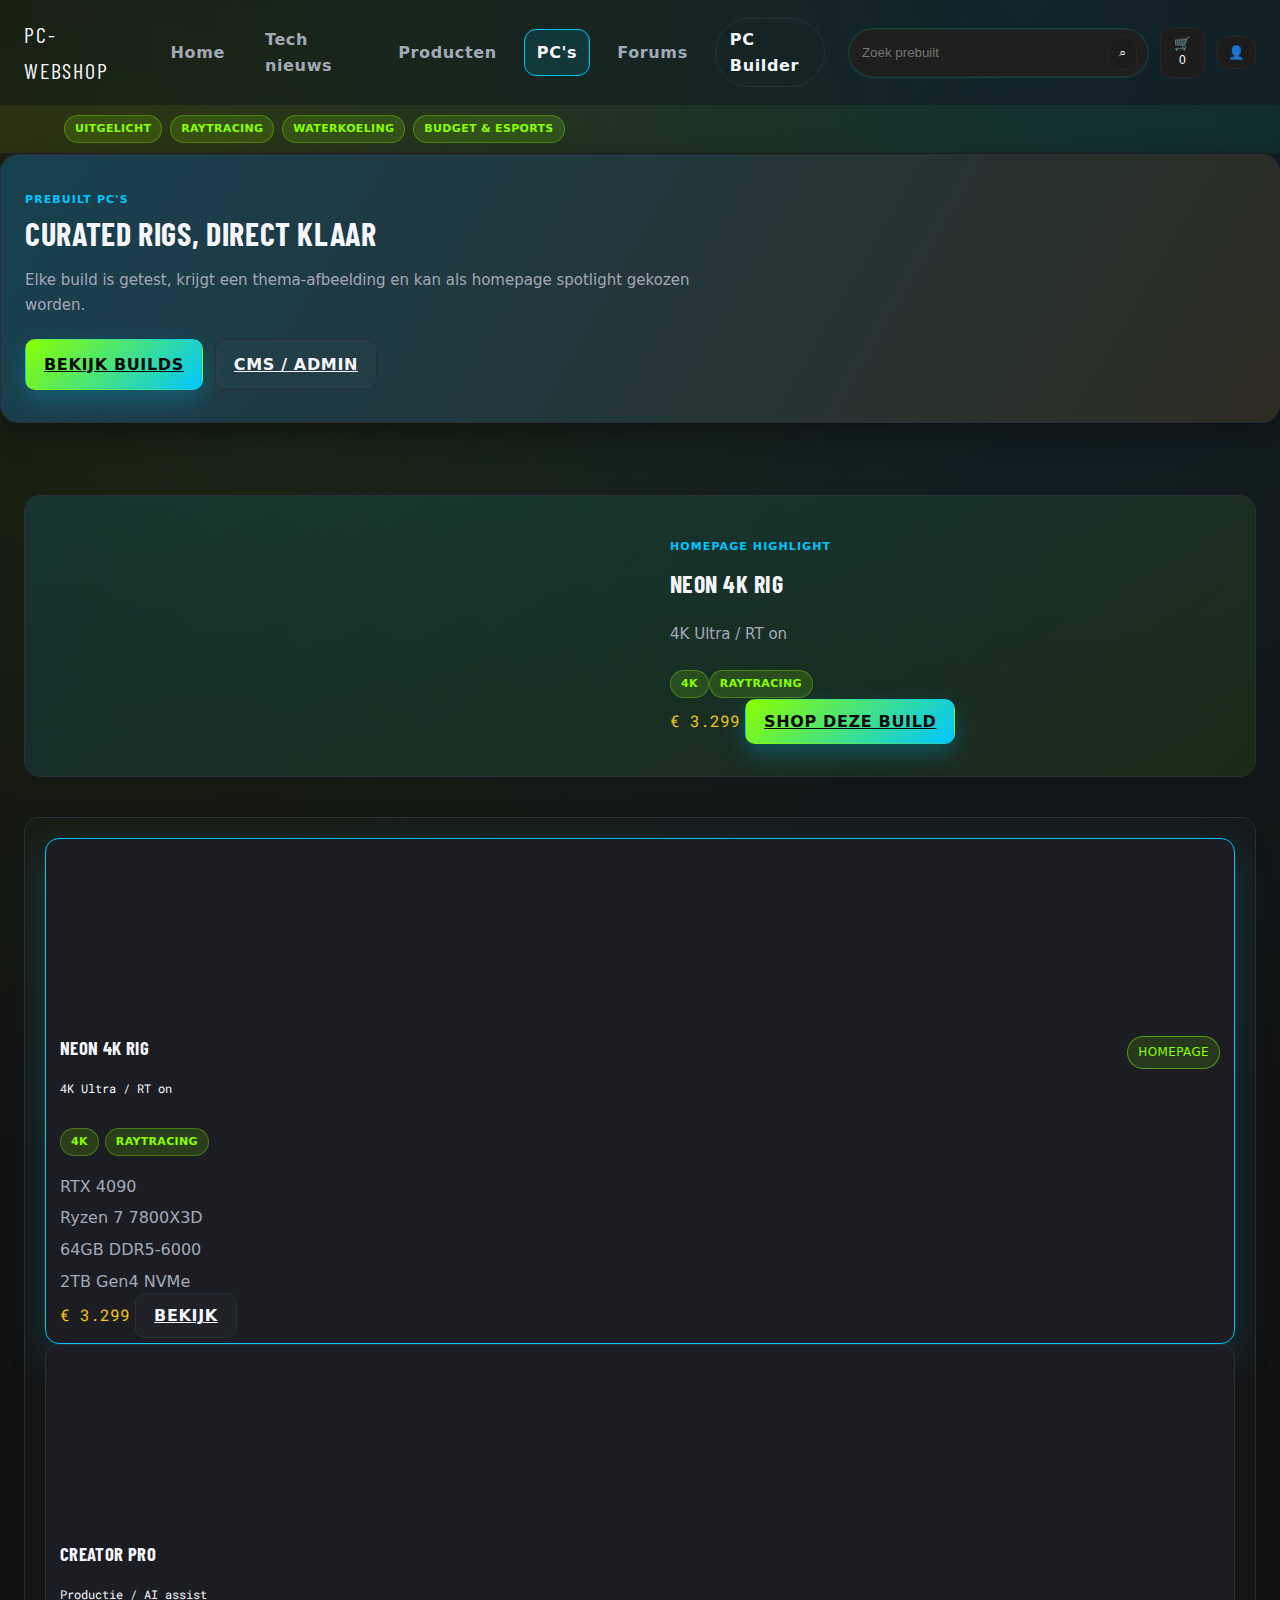
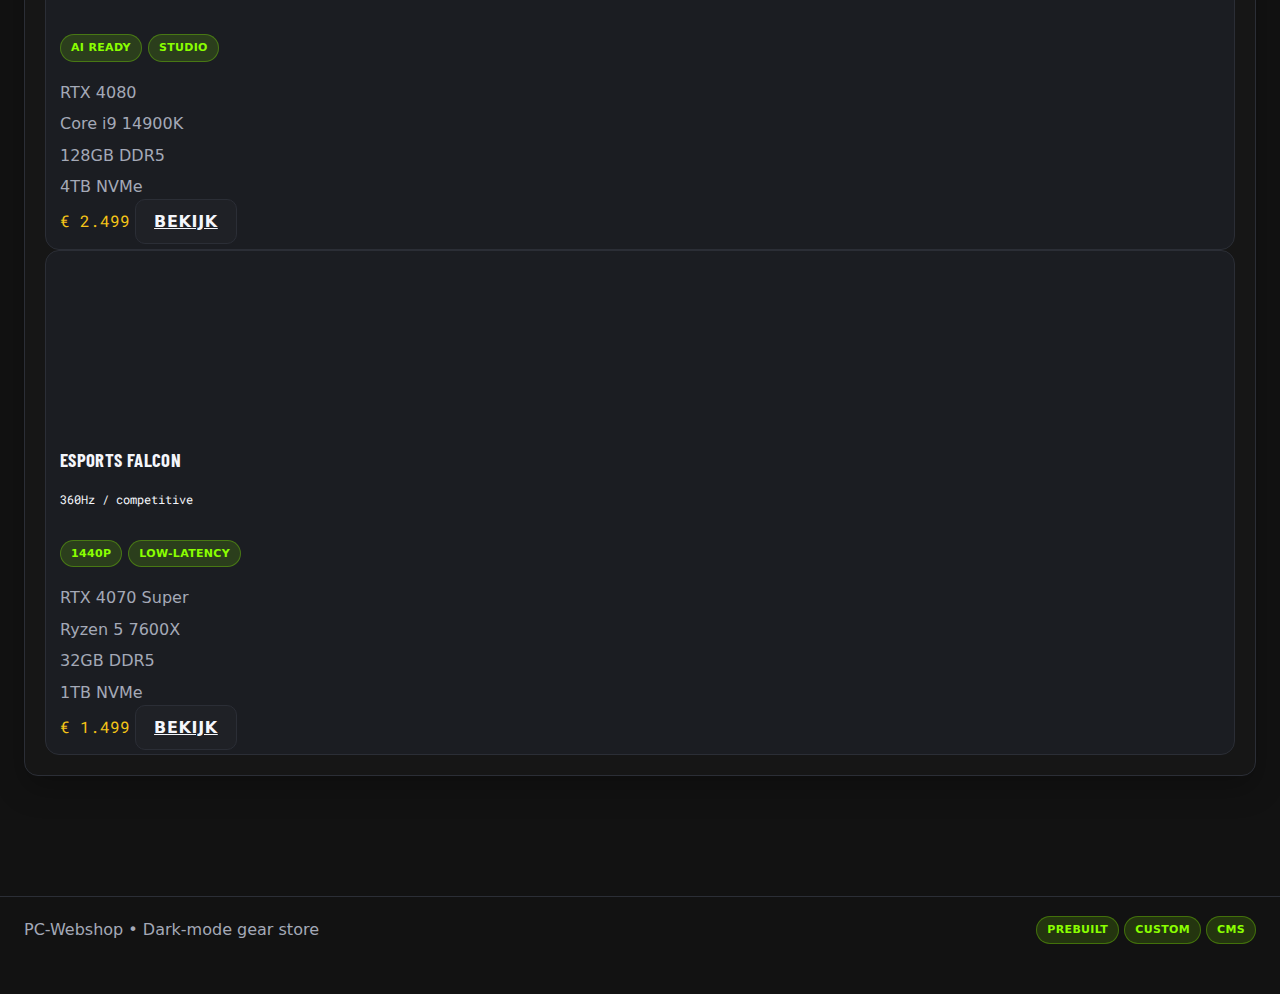
<file: pcs.html>
<!DOCTYPE html>
<html lang="en">
<head>
  <meta charset="UTF-8" />
  <meta name="viewport" content="width=device-width, initial-scale=1.0" />
  <title>PC Webshop • Prebuilt PC's</title>
  <link rel="preconnect" href="https://fonts.googleapis.com">
  <link rel="preconnect" href="https://fonts.gstatic.com" crossorigin>
  <link href="https://fonts.googleapis.com/css2?family=Barlow+Condensed:wght@600;700&family=Roboto+Mono:wght@400;500&display=swap" rel="stylesheet">
  <link rel="stylesheet" href="assets/styles.css" />
</head>
<body>
  <header class="site-header site-header--mega">
    <div class="logo">PC-Webshop</div>
    <nav class="nav">
      <a href="index.html">Home</a>
      <a href="news.html">Tech nieuws</a>
      <a href="catalog.html">Producten</a>
      <a class="active" href="pcs.html">PC's</a>
      <a href="forms.html">Forums</a>
      <a class="pill" href="builder.html">PC Builder</a>
    </nav>
    <div class="header__actions">
      <div class="search-inline">
        <input id="nav-search" type="search" placeholder="Zoek prebuilt" aria-label="Site search" />
        <button id="nav-search-btn" class="icon-btn" aria-label="Zoeken">⌕</button>
      </div>
      <button class="icon-btn" data-open-cart aria-label="Winkelmand">
        🛒
        <span class="badge badge--pill" id="cart-count">0</span>
      </button>
      <button class="icon-btn" data-open-profile aria-label="Profiel">👤</button>
      <a id="admin-link" class="pill pill--subtle" href="admin.html" style="display:none">Admin</a>
    </div>
  </header>
  <div class="header-ribbon">
    <span class="chip">Uitgelicht</span>
    <span class="chip">Raytracing</span>
    <span class="chip">Waterkoeling</span>
    <span class="chip">Budget & eSports</span>
  </div>

  <header class="hero hero--slim">
    <div class="hero__content">
      <p class="eyebrow">Prebuilt PC's</p>
      <h1>Curated rigs, direct klaar</h1>
      <p class="lede">Elke build is getest, krijgt een thema-afbeelding en kan als homepage spotlight gekozen worden.</p>
      <div class="hero__actions">
        <a class="btn btn-primary" href="#prebuilt-grid">Bekijk builds</a>
        <a class="btn btn-ghost" href="admin.html">CMS / Admin</a>
      </div>
    </div>
  </header>

  <main class="prebuilt-page">
    <section class="prebuilt-spotlight" data-animate>
      <div class="spotlight-image" id="prebuilt-feature-image"></div>
      <div class="spotlight-copy">
        <p class="eyebrow">Homepage highlight</p>
        <h2 id="prebuilt-feature-title">Neon 4K rig</h2>
        <p class="lede" id="prebuilt-feature-subtitle">Past bij de hero card en kan live gewisseld worden vanuit admin.</p>
        <div class="tag-row" id="prebuilt-feature-badges"></div>
        <div class="price-row">
          <span class="price" id="prebuilt-feature-price">€ 3.299</span>
          <a class="btn btn-primary" href="#prebuilt-grid">Shop deze build</a>
        </div>
      </div>
    </section>

    <section class="prebuilt-grid" id="prebuilt-grid" data-animate>
      <!-- cards injected -->
    </section>
  </main>

  <div class="modal" id="auth-modal"></div>
  <div class="modal" id="profile-modal"></div>
  <div class="modal" id="cart-drawer">
    <div class="cart-drawer__header">
      <h3>Winkelmand</h3>
      <button class="icon-btn" data-close-profile aria-label="Sluiten">×</button>
    </div>
    <div id="cart-items" class="cart-items"></div>
    <div class="cart-drawer__footer">
      <div>
        <div class="mono">Totaal</div>
        <div class="price" id="cart-total">€0</div>
      </div>
      <button class="btn btn-primary" data-requires-auth="checkout">Afrekenen</button>
    </div>
  </div>
  <div class="modal-backdrop" id="modal-backdrop"></div>

  <footer class="footer">
    <div>PC-Webshop • Dark-mode gear store</div>
    <div class="tag-row">
      <span class="chip">Prebuilt</span>
      <span class="chip">Custom</span>
      <span class="chip">CMS</span>
    </div>
  </footer>

  <script type="module" src="assets/main.js"></script>
</body>
</html>
</file>
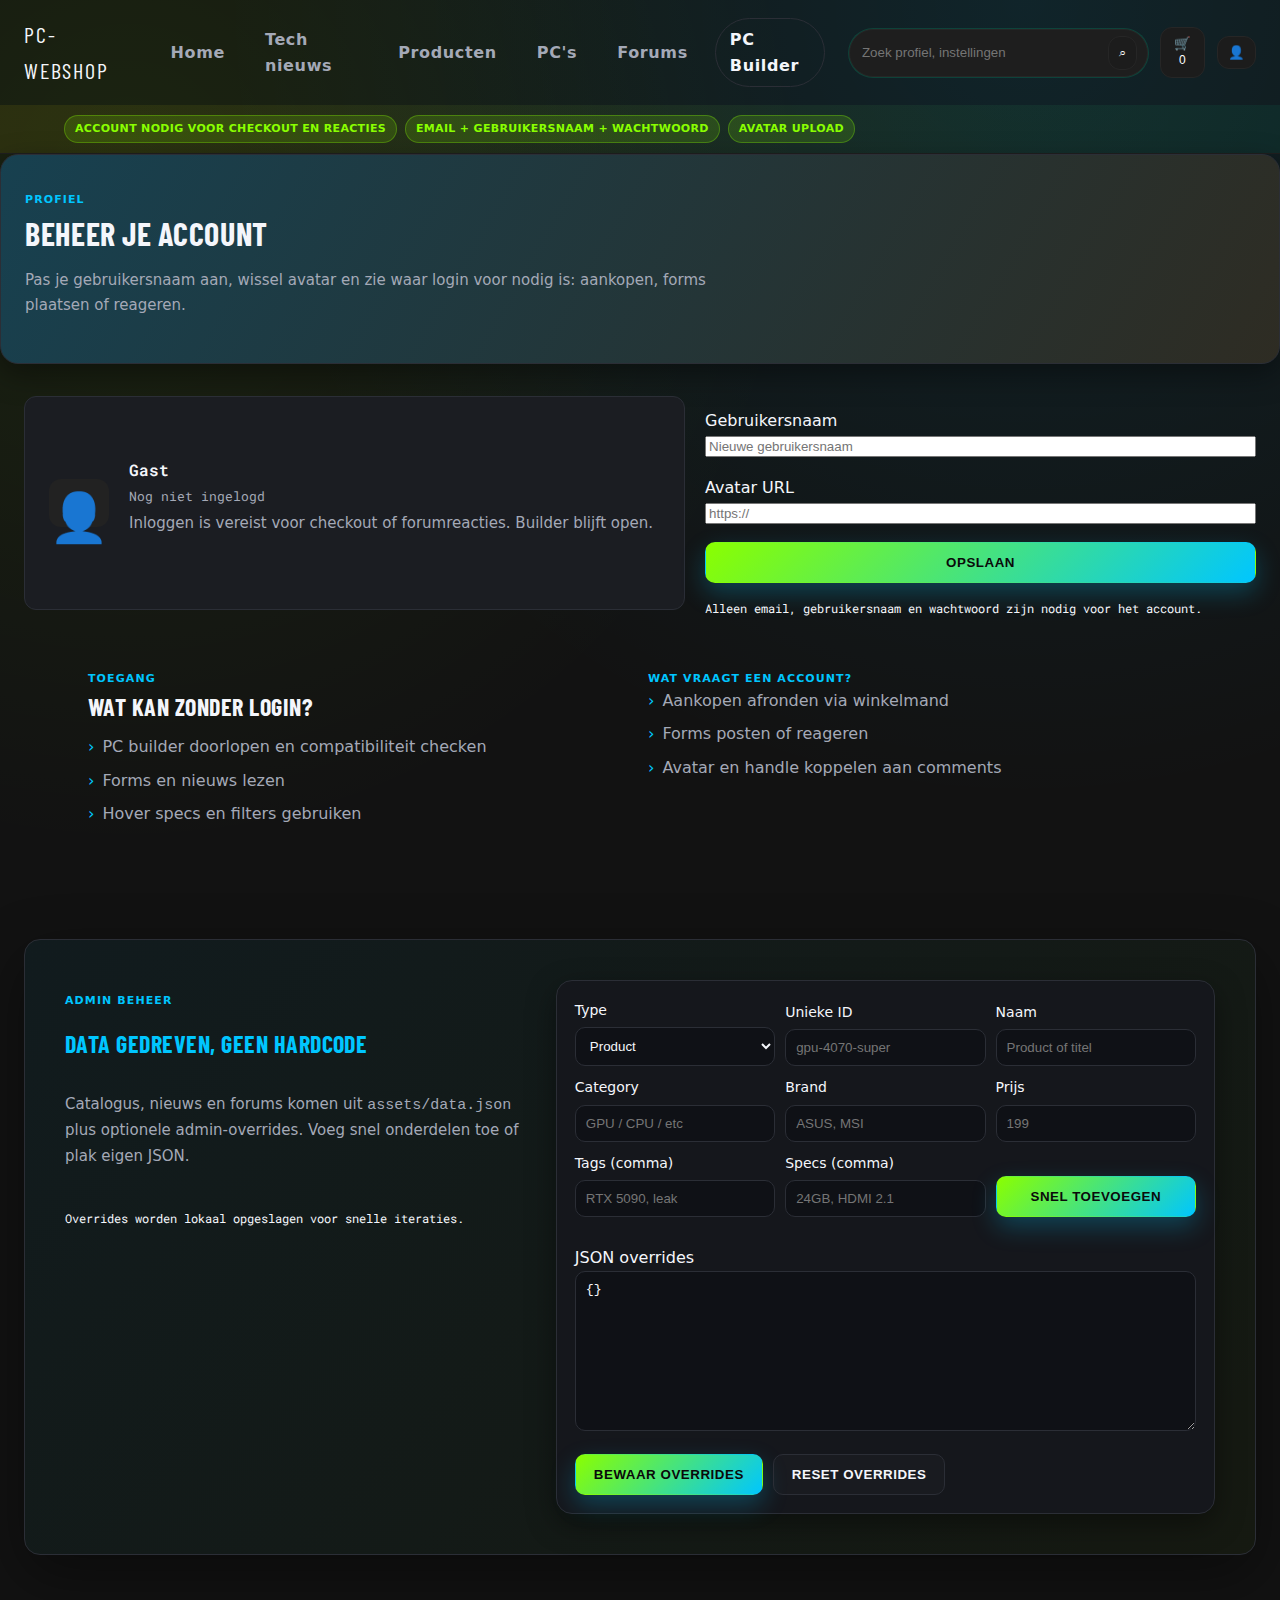
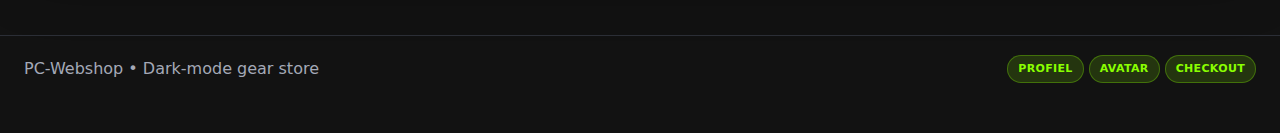
<file: profile.html>
<!DOCTYPE html>
<html lang="en">
<head>
  <meta charset="UTF-8" />
  <meta name="viewport" content="width=device-width, initial-scale=1.0" />
  <title>PC Webshop • Profiel</title>
  <link rel="preconnect" href="https://fonts.googleapis.com">
  <link rel="preconnect" href="https://fonts.gstatic.com" crossorigin>
  <link href="https://fonts.googleapis.com/css2?family=Barlow+Condensed:wght@600;700&family=Roboto+Mono:wght@400;500&display=swap" rel="stylesheet">
  <link rel="stylesheet" href="assets/styles.css" />
</head>
<body>
  <header class="site-header site-header--mega">
    <div class="logo">PC-Webshop</div>
    <nav class="nav">
      <a href="index.html">Home</a>
      <a href="news.html">Tech nieuws</a>
      <a href="catalog.html">Producten</a>
      <a href="pcs.html">PC's</a>
      <a href="forms.html">Forums</a>
      <a class="pill" href="builder.html">PC Builder</a>
    </nav>
    <div class="header__actions">
      <div class="search-inline">
        <input id="nav-search" type="search" placeholder="Zoek profiel, instellingen" aria-label="Site search" />
        <button id="nav-search-btn" class="icon-btn" aria-label="Zoeken">⌕</button>
      </div>
      <button class="icon-btn" data-open-cart aria-label="Winkelmand">
        🛒
        <span class="badge badge--pill" id="cart-count">0</span>
      </button>
      <button class="icon-btn" data-open-profile aria-label="Profiel">👤</button>
      <a id="admin-link" class="pill pill--subtle" href="admin.html" style="display:none">Admin</a>
    </div>
  </header>
  <div class="header-ribbon">
    <span class="chip">Account nodig voor checkout en reacties</span>
    <span class="chip">Email + gebruikersnaam + wachtwoord</span>
    <span class="chip">Avatar upload</span>
  </div>

  <header class="hero hero--slim">
    <div class="hero__content">
      <p class="eyebrow">Profiel</p>
      <h1>Beheer je account</h1>
      <p class="lede">Pas je gebruikersnaam aan, wissel avatar en zie waar login voor nodig is: aankopen, forms plaatsen of reageren.</p>
    </div>
  </header>

  <main>
    <section class="profile-page" data-animate>
      <div class="profile-card">
        <div class="avatar" id="profile-page-avatar">👤</div>
        <div>
          <div class="mono" id="profile-page-name">Gast</div>
          <div class="mono" id="profile-page-email">Nog niet ingelogd</div>
          <p class="lede">Inloggen is vereist voor checkout of forumreacties. Builder blijft open.</p>
        </div>
      </div>
      <form id="profile-form" class="stack">
        <label>Gebruikersnaam<input type="text" name="username" required placeholder="Nieuwe gebruikersnaam" /></label>
        <label>Avatar URL<input type="url" name="avatar" placeholder="https://" /></label>
        <button class="btn btn-primary" type="submit">Opslaan</button>
        <p class="mono">Alleen email, gebruikersnaam en wachtwoord zijn nodig voor het account.</p>
      </form>
    </section>

    <section class="profile-page__note" data-animate>
      <div>
        <p class="eyebrow">Toegang</p>
        <h2>Wat kan zonder login?</h2>
        <ul class="feature-list">
          <li>PC builder doorlopen en compatibiliteit checken</li>
          <li>Forms en nieuws lezen</li>
          <li>Hover specs en filters gebruiken</li>
        </ul>
      </div>
      <div>
        <p class="eyebrow">Wat vraagt een account?</p>
        <ul class="feature-list">
          <li>Aankopen afronden via winkelmand</li>
          <li>Forms posten of reageren</li>
          <li>Avatar en handle koppelen aan comments</li>
        </ul>
      </div>
    </section>

    <section class="profile-page__admin" data-animate>
      <div class="stack">
        <p class="eyebrow">Admin beheer</p>
        <h2>Data gedreven, geen hardcode</h2>
        <p class="lede">Catalogus, nieuws en forums komen uit <code>assets/data.json</code> plus optionele admin-overrides. Voeg snel onderdelen toe of plak eigen JSON.</p>
        <p class="mono" id="admin-status" data-tone="neutral">Overrides worden lokaal opgeslagen voor snelle iteraties.</p>
      </div>
      <div class="admin-console">
        <form id="admin-quick-form" class="grid-form">
          <label>Type
            <select name="type" required>
              <option value="product">Product</option>
              <option value="news">Tech nieuws</option>
              <option value="forum">Forum topic</option>
            </select>
          </label>
          <label>Unieke ID<input name="id" required placeholder="gpu-4070-super" /></label>
          <label>Naam<input name="name" required placeholder="Product of titel" /></label>
          <label>Category<input name="category" placeholder="GPU / CPU / etc" /></label>
          <label>Brand<input name="brand" placeholder="ASUS, MSI" /></label>
          <label>Prijs<input type="number" name="price" placeholder="199" /></label>
          <label>Tags (comma)<input name="tags" placeholder="RTX 5090, leak" /></label>
          <label>Specs (comma)<input name="specs" placeholder="24GB, HDMI 2.1" /></label>
          <button class="btn btn-primary" type="submit">Snel toevoegen</button>
        </form>
        <div class="stack">
          <label>JSON overrides
            <textarea id="admin-json" rows="8" placeholder='{"products": [{"id": "custom", "name": "Admin toegevoegd"}]}'></textarea>
          </label>
          <div class="cta__actions">
            <button class="btn btn-primary" type="button" id="admin-save">Bewaar overrides</button>
            <button class="btn btn-ghost" type="button" id="admin-reset">Reset overrides</button>
          </div>
        </div>
      </div>
    </section>
  </main>

  <div class="search-overlay" id="search-overlay">
    <div class="search-overlay__panel">
      <div class="search-overlay__header">
        <h3>Zoek hardware, nieuws of forms</h3>
        <button class="icon-btn" id="close-search" aria-label="Sluiten">×</button>
      </div>
      <input id="overlay-search" type="search" placeholder="Typ bv. profiel, avatar, handle" />
      <div id="search-results" class="search-results"></div>
      <div class="search-trending">
        <span class="chip">Avatar</span>
        <span class="chip">Gebruikersnaam</span>
        <span class="chip">Email</span>
        <span class="chip">Wachtwoord</span>
      </div>
    </div>
  </div>

  <div class="modal" id="auth-modal">
    <div class="modal__content">
      <div class="modal__header">
        <h3>Log in of maak een account</h3>
        <button class="icon-btn" data-close-auth aria-label="Sluiten">×</button>
      </div>
      <p class="lede">Account nodig voor checkout en forumacties. Builder blijft open.</p>
      <form id="auth-form" class="stack">
        <label>Email<input type="email" name="email" required placeholder="you@example.com" /></label>
        <label>Gebruikersnaam<input type="text" name="username" required placeholder="Handle" /></label>
        <label>Wachtwoord<input type="password" name="password" required placeholder="••••••••" /></label>
        <button class="btn btn-primary" type="submit">Log in / Account</button>
      </form>
      <p class="mono" id="auth-requirement"></p>
    </div>
  </div>
  <div class="modal" id="profile-modal">
    <div class="modal__content">
      <div class="modal__header">
        <h3>Profiel overlay</h3>
        <button class="icon-btn" data-close-profile aria-label="Sluiten">×</button>
      </div>
      <div class="profile-inline" id="profile-inline">
        <div class="avatar" id="profile-avatar">👤</div>
        <div>
          <div class="mono" id="profile-name">Gast</div>
          <div class="mono" id="profile-email">Geen login</div>
        </div>
      </div>
      <div class="cta__actions">
        <button class="btn btn-primary" data-requires-auth="profile">Sync account</button>
        <button class="btn btn-ghost" data-close-profile>Sluit</button>
      </div>
    </div>
  </div>
  <div class="modal-backdrop" id="modal-backdrop"></div>

  <footer class="footer">
    <div>PC-Webshop • Dark-mode gear store</div>
    <div class="tag-row">
      <span class="chip">Profiel</span>
      <span class="chip">Avatar</span>
      <span class="chip">Checkout</span>
    </div>
  </footer>

  <script type="module" src="assets/main.js"></script>
</body>
</html>
</file>
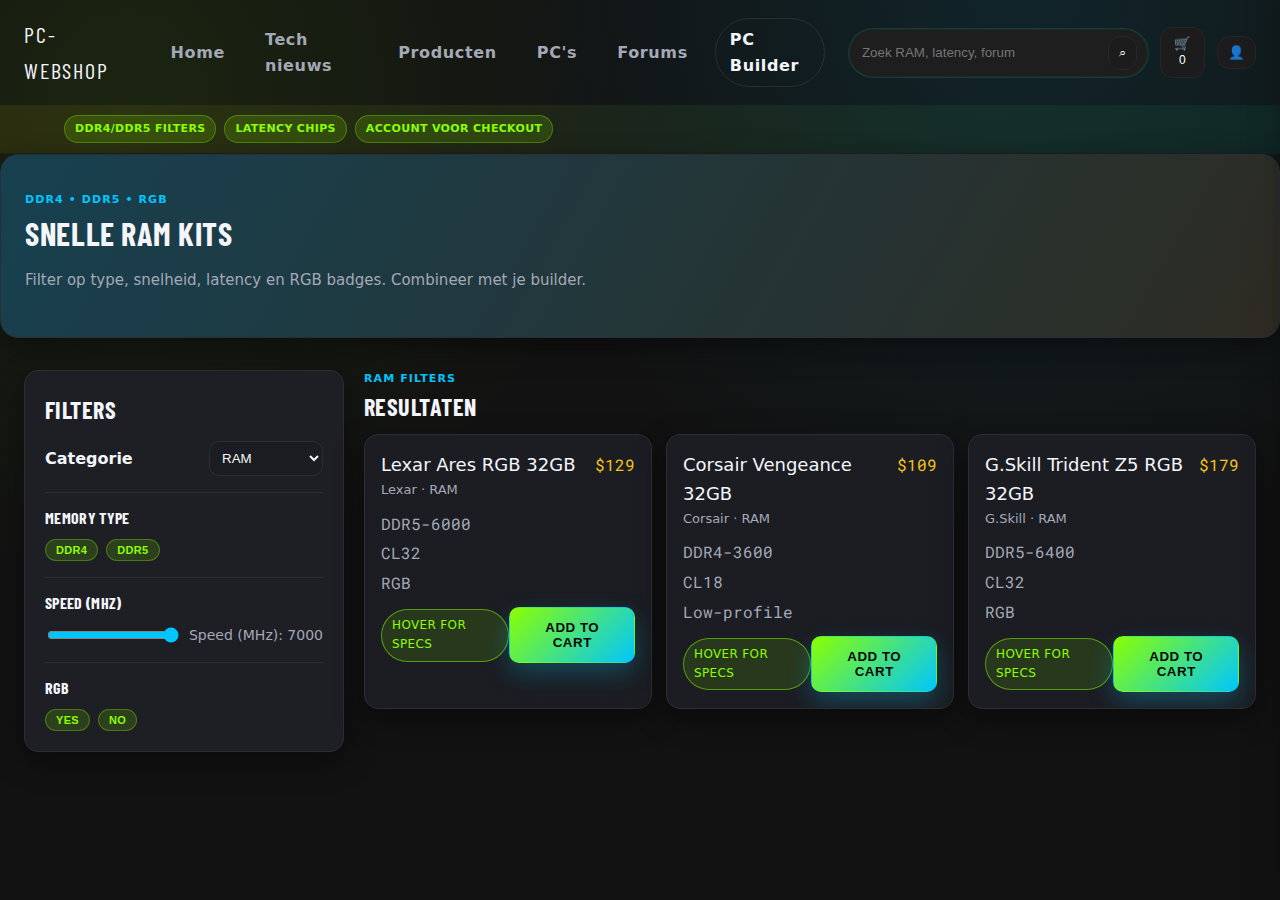
<file: ram.html>
<!DOCTYPE html>
<html lang="en">
<head>
  <meta charset="UTF-8" />
  <meta name="viewport" content="width=device-width, initial-scale=1.0" />
  <title>PC Webshop • Geheugen</title>
  <link rel="preconnect" href="https://fonts.googleapis.com">
  <link rel="preconnect" href="https://fonts.gstatic.com" crossorigin>
  <link href="https://fonts.googleapis.com/css2?family=Barlow+Condensed:wght@600;700&family=Roboto+Mono:wght@400;500&display=swap" rel="stylesheet">
  <link rel="stylesheet" href="assets/styles.css" />
</head>
<body data-default-category="RAM">
  <header class="site-header site-header--mega">
    <div class="logo">PC-Webshop</div>
    <nav class="nav">
      <a href="index.html">Home</a>
      <a href="news.html">Tech nieuws</a>
      <a href="catalog.html">Producten</a>
      <a href="pcs.html">PC's</a>
      <a href="forms.html">Forums</a>
      <a class="pill" href="builder.html">PC Builder</a>
    </nav>
    <div class="header__actions">
      <div class="search-inline">
        <input id="nav-search" type="search" placeholder="Zoek RAM, latency, forum" aria-label="Site search" />
        <button id="nav-search-btn" class="icon-btn" aria-label="Zoeken">⌕</button>
      </div>
      <button class="icon-btn" data-open-cart aria-label="Winkelmand">
        🛒
        <span class="badge badge--pill" id="cart-count">0</span>
      </button>
      <button class="icon-btn" data-open-profile aria-label="Profiel">👤</button>
      <a id="admin-link" class="pill pill--subtle" href="admin.html" style="display:none">Admin</a>
    </div>
  </header>
  <div class="header-ribbon">
    <span class="chip">DDR4/DDR5 filters</span>
    <span class="chip">Latency chips</span>
    <span class="chip">Account voor checkout</span>
  </div>

  <header class="hero hero--slim">
    <div class="hero__content">
      <p class="eyebrow">DDR4 • DDR5 • RGB</p>
      <h1>Snelle RAM kits</h1>
      <p class="lede">Filter op type, snelheid, latency en RGB badges. Combineer met je builder.</p>
    </div>
  </header>

  <main>
    <section class="grid" id="shop-section">
      <aside class="filters">
        <div class="filters__header">
          <h2>Filters</h2>
          <label class="select-inline">
            <span>Categorie</span>
            <select id="category-select"></select>
          </label>
        </div>
        <div id="filter-groups" class="filter-groups"></div>
      </aside>
      <section class="products">
        <div class="products__header">
          <div>
            <p class="eyebrow">RAM filters</p>
            <h2>Resultaten</h2>
          </div>
          <div class="active-filters" id="active-filters"></div>
        </div>
        <div id="skeletons" class="skeleton-grid hidden"></div>
        <div id="product-grid" class="product-grid"></div>
      </section>
    </section>
  </main>

  <div class="search-overlay" id="search-overlay">
    <div class="search-overlay__panel">
      <div class="search-overlay__header">
        <h3>Zoek hardware, nieuws of forms</h3>
        <button class="icon-btn" id="close-search" aria-label="Sluiten">×</button>
      </div>
      <input id="overlay-search" type="search" placeholder="Typ bv. DDR5-6400, CL30, RGB" />
      <div id="search-results" class="search-results"></div>
      <div class="search-trending">
        <span class="chip">DDR5</span>
        <span class="chip">CL30</span>
        <span class="chip">RGB</span>
        <span class="chip">Non-RGB</span>
      </div>
    </div>
  </div>

  <div class="modal" id="auth-modal">
    <div class="modal__content">
      <div class="modal__header">
        <h3>Account nodig voor aankoop</h3>
        <button class="icon-btn" data-close-auth aria-label="Sluiten">×</button>
      </div>
      <p class="lede">Email, gebruikersnaam en wachtwoord zijn vereist voor checkout of forumreacties.</p>
      <form id="auth-form" class="stack">
        <label>Email<input type="email" name="email" required placeholder="you@example.com" /></label>
        <label>Gebruikersnaam<input type="text" name="username" required placeholder="Handle" /></label>
        <label>Wachtwoord<input type="password" name="password" required placeholder="••••••••" /></label>
        <button class="btn btn-primary" type="submit">Log in / Account</button>
      </form>
      <p class="mono" id="auth-requirement"></p>
    </div>
  </div>
  <div class="modal" id="profile-modal">
    <div class="modal__content">
      <div class="modal__header">
        <h3>Profiel</h3>
        <button class="icon-btn" data-close-profile aria-label="Sluiten">×</button>
      </div>
      <div class="profile-inline" id="profile-inline">
        <div class="avatar" id="profile-avatar">👤</div>
        <div>
          <div class="mono" id="profile-name">Gast</div>
          <div class="mono" id="profile-email">Geen login</div>
        </div>
      </div>
      <div class="cta__actions">
        <a class="btn btn-primary" href="profile.html">Volledige profielpagina</a>
        <button class="btn btn-ghost" data-close-profile>Sluit</button>
      </div>
    </div>
  </div>
  <div class="modal-backdrop" id="modal-backdrop"></div>

  <div id="cart-drawer" class="cart-drawer">
    <div class="cart-drawer__header">
      <h3>Cart</h3>
      <button id="close-cart" aria-label="Close cart">×</button>
    </div>
    <div id="cart-items" class="cart-items"></div>
    <div class="cart-drawer__footer">
      <div class="cart-total"><span>Subtotal</span><span id="cart-total">$0</span></div>
      <button class="btn btn-primary">Checkout</button>
    </div>
  </div>
  <div id="cart-backdrop" class="cart-backdrop"></div>

  <script type="module" src="assets/main.js"></script>
</body>
</html>
</file>
<file: assets/styles.css>
:root {
  --bg: #121212;
  --panel: #1d1f24;
  --card: #1b1d22;
  --border: #2b2e36;
  --text: #f4f6fb;
  --muted: #a4a9b7;
  --accent: #8aff00;
  --accent-2: #00c6ff;
  --accent-3: #f5c518;
  --error: #ff4d6d;
  --shadow: 0 10px 30px rgba(0, 0, 0, 0.4);
  --mono: 'Roboto Mono', ui-monospace, SFMono-Regular, Menlo, Monaco, Consolas, 'Liberation Mono', 'Courier New', monospace;
  --heading: 'Barlow Condensed', 'Inter', system-ui, -apple-system, BlinkMacSystemFont, 'Segoe UI', sans-serif;
}

* { box-sizing: border-box; }
.hidden { display: none !important; }

body {
  margin: 0;
  font-family: 'Inter', system-ui, -apple-system, BlinkMacSystemFont, 'Segoe UI', sans-serif;
  background: radial-gradient(circle at 10% 10%, rgba(138, 255, 0, 0.08), transparent 35%),
    radial-gradient(circle at 80% 0%, rgba(0, 198, 255, 0.1), transparent 40%),
    var(--bg);
  color: var(--text);
  line-height: 1.6;
  min-height: 100vh;
}

h1, h2, h3, h4, h5, h6 {
  font-family: var(--heading);
  letter-spacing: 0.02em;
  margin: 0 0 8px;
  text-transform: uppercase;
}

p { margin: 0 0 12px; }

main { padding: 32px 24px 80px; max-width: 1280px; margin: 0 auto; }

.hero {
  position: relative;
  background: linear-gradient(120deg, rgba(0, 198, 255, 0.2), rgba(245, 197, 24, 0.08)), var(--panel);
  border-bottom: 1px solid var(--border);
  padding: 40px 24px 64px;
  overflow: hidden;
}

.hero--xl { border-radius: 0 0 26px 26px; box-shadow: 0 20px 80px rgba(0,0,0,0.6); }
.hero__scanlines {
  position: absolute;
  inset: 0;
  background: linear-gradient(rgba(255,255,255,0.02) 50%, rgba(0,0,0,0.08) 50%);
  background-size: 4px 4px;
  opacity: 0.2;
  mix-blend-mode: screen;
  pointer-events: none;
  animation: scan 6s linear infinite;
}
.hero__content[data-animate], .hero__visual[data-animate] { opacity: 0; transform: translateY(20px); }

.pulse-ribbon {
  margin-top: 22px;
  display: grid;
  gap: 8px;
  grid-template-columns: repeat(auto-fit, minmax(180px, 1fr));
}
.pulse-ribbon div {
  background: rgba(138,255,0,0.08);
  border: 1px solid rgba(138,255,0,0.25);
  padding: 10px 12px;
  border-radius: 12px;
  font-family: var(--mono);
  animation: pulse 4s ease-in-out infinite;
}

.grid-info { display: grid; gap: 10px; margin-top: 16px; }
.grid-info__card {
  background: rgba(0,198,255,0.08);
  border: 1px solid rgba(0,198,255,0.4);
  padding: 12px 14px;
  border-radius: 12px;
  font-family: var(--mono);
  box-shadow: 0 12px 30px rgba(0,198,255,0.12);
}

.glow-card__footer { display: flex; justify-content: space-between; align-items: center; margin-top: 12px; }
.glow-card--photo { position: relative; overflow: hidden; }
.glow-card__image { width: 100%; height: 180px; background-size: cover; background-position: center; border-radius: 12px; margin-bottom: 12px; box-shadow: inset 0 0 0 1px rgba(255,255,255,0.06); }

.hero__content { max-width: 900px; position: relative; z-index: 2; }

.hero__glow {
  position: absolute;
  inset: 0;
  background: radial-gradient(circle at 30% 30%, rgba(0, 198, 255, 0.12), transparent 40%),
    radial-gradient(circle at 80% 20%, rgba(138, 255, 0, 0.1), transparent 40%);
  filter: blur(10px);
  pointer-events: none;
}

.eyebrow { text-transform: uppercase; letter-spacing: 0.2em; color: var(--accent-2); font-size: 12px; margin-bottom: 10px; }

.lede { color: var(--muted); max-width: 720px; }

.btn {
  border: 1px solid transparent;
  background: transparent;
  color: var(--text);
  padding: 12px 18px;
  border-radius: 10px;
  font-weight: 700;
  letter-spacing: 0.04em;
  text-transform: uppercase;
  cursor: pointer;
  transition: transform 0.15s ease, box-shadow 0.2s ease, background 0.2s ease, border-color 0.2s ease;
}

.btn-primary {
  background: linear-gradient(135deg, var(--accent), var(--accent-2));
  color: #0a0a0a;
  box-shadow: 0 10px 25px rgba(0, 198, 255, 0.25);
}

.btn-primary:hover { transform: translateY(-2px); }

.btn-ghost {
  border-color: var(--border);
  background: rgba(255, 255, 255, 0.02);
}

.btn-ghost:hover { border-color: var(--accent-2); }

.hero__actions { display: flex; gap: 12px; margin-top: 20px; }

.grid { display: grid; grid-template-columns: 320px 1fr; gap: 20px; align-items: start; }

.filters {
  background: var(--panel);
  border: 1px solid var(--border);
  border-radius: 14px;
  padding: 20px;
  position: sticky;
  top: 20px;
  box-shadow: var(--shadow);
}

.filters h2 { margin-bottom: 12px; }

.select-inline { display: flex; justify-content: space-between; align-items: center; gap: 12px; font-weight: 600; }
.select-inline select { background: var(--card); color: var(--text); border: 1px solid var(--border); border-radius: 10px; padding: 8px; }

.filter-group { margin-top: 16px; border-top: 1px solid var(--border); padding-top: 12px; }
.filter-group h3 { margin: 0 0 8px; font-size: 16px; }

.chip-row { display: flex; flex-wrap: wrap; gap: 8px; }
.chip { padding: 8px 12px; border-radius: 20px; border: 1px solid var(--border); cursor: pointer; transition: all 0.15s ease; }
.chip.active { background: rgba(138, 255, 0, 0.12); border-color: var(--accent); color: var(--accent); box-shadow: 0 10px 24px rgba(138, 255, 0, 0.25); }

.range { display: flex; align-items: center; gap: 8px; color: var(--muted); font-size: 14px; }
.range input { flex: 1; accent-color: var(--accent-2); }

.products { background: transparent; }
.products__header { display: flex; justify-content: space-between; align-items: center; gap: 12px; }

.active-filters { display: flex; flex-wrap: wrap; gap: 8px; }
.active-chip { display: inline-flex; align-items: center; gap: 6px; padding: 6px 10px; border-radius: 999px; background: rgba(0, 198, 255, 0.14); color: var(--text); border: 1px solid var(--border); font-size: 13px; }
.active-chip button { background: none; border: none; color: var(--muted); cursor: pointer; font-size: 14px; }

.product-grid { display: grid; grid-template-columns: repeat(auto-fill, minmax(260px, 1fr)); gap: 14px; }
.product-card {
  background: var(--card);
  border: 1px solid var(--border);
  border-radius: 14px;
  padding: 16px;
  box-shadow: var(--shadow);
  position: relative;
  overflow: hidden;
  transition: transform 0.15s ease, box-shadow 0.2s ease, border-color 0.2s ease;
}
.product-card:hover { transform: translateY(-4px); border-color: var(--accent-2); box-shadow: 0 14px 30px rgba(0, 198, 255, 0.2); }

.card__header { display: flex; justify-content: space-between; gap: 10px; align-items: baseline; }
.card__title { font-size: 18px; }
.price { font-family: var(--mono); color: var(--accent-3); }

.card__meta { color: var(--muted); font-size: 13px; display: flex; gap: 12px; align-items: center; }
.badge { display: inline-flex; align-items: center; gap: 6px; padding: 6px 10px; border-radius: 999px; font-size: 12px; letter-spacing: 0.03em; text-transform: uppercase; }
.badge--success { background: rgba(138, 255, 0, 0.12); color: var(--accent); border: 1px solid rgba(138, 255, 0, 0.5); }
.badge--warn { background: rgba(255, 77, 109, 0.12); color: var(--error); border: 1px solid rgba(255, 77, 109, 0.5); }

.card__specs { font-family: var(--mono); color: var(--muted); display: grid; gap: 4px; margin: 10px 0; }
.card__actions { display: flex; justify-content: space-between; align-items: center; margin-top: 12px; }

.card__hover-specs {
  position: absolute;
  inset: 0;
  padding: 16px;
  background: linear-gradient(180deg, rgba(0, 0, 0, 0.45), rgba(0, 0, 0, 0.8));
  color: var(--text);
  display: grid;
  align-content: center;
  gap: 8px;
  opacity: 0;
  transition: opacity 0.2s ease;
}
.product-card:hover .card__hover-specs { opacity: 1; }

.ticker {
  margin: 18px auto 10px;
  max-width: 1280px;
  padding: 0 24px;
}
.ticker__rail {
  display: flex;
  gap: 16px;
  overflow: hidden;
  background: var(--panel);
  border: 1px solid var(--border);
  border-radius: 12px;
  box-shadow: var(--shadow);
  animation: marquee 26s linear infinite;
}
.ticker__item {
  padding: 10px 18px;
  white-space: nowrap;
  font-family: var(--mono);
  color: var(--muted);
}

.showcase { margin-top: 60px; background: var(--panel); border: 1px solid var(--border); border-radius: 16px; padding: 22px; box-shadow: var(--shadow); }
.showcase__grid { display: grid; grid-template-columns: repeat(auto-fit, minmax(260px, 1fr)); gap: 14px; margin-top: 16px; }
.neo-card { background: var(--card); border: 1px solid var(--border); border-radius: 12px; padding: 14px; position: relative; overflow: hidden; box-shadow: var(--shadow); }
.neo-card::after { content: ''; position: absolute; inset: 0; background: linear-gradient(120deg, rgba(0,198,255,0.12), rgba(245,197,24,0.06)); opacity: 0; transition: opacity 0.2s ease; }
.neo-card:hover::after { opacity: 1; }
.neo-card__header { display: flex; justify-content: space-between; align-items: center; margin-bottom: 6px; }
.pill-row { display: flex; gap: 6px; flex-wrap: wrap; margin: 10px 0; }

.matrix { margin-top: 60px; display: grid; gap: 20px; grid-template-columns: 1.3fr 1fr; align-items: start; }
.matrix__items { display: grid; gap: 12px; }
.matrix__item { background: var(--panel); border: 1px solid var(--border); border-radius: 12px; padding: 14px; box-shadow: var(--shadow); }
.feature-list--dense li { margin-bottom: 6px; }

.cta { margin: 70px auto 10px; padding: 26px; border-radius: 16px; background: linear-gradient(120deg, rgba(138,255,0,0.16), rgba(0,198,255,0.1)); border: 1px solid var(--border); box-shadow: var(--shadow); display: flex; justify-content: space-between; align-items: center; gap: 20px; }
.cta__actions { display: flex; gap: 10px; }

.floating { animation: float 6s ease-in-out infinite; animation-delay: var(--delay, 0ms); }

[data-animate].is-visible { opacity: 1; transform: translateY(0); transition: opacity 0.6s ease, transform 0.6s ease; }

@keyframes scan { to { transform: translateY(-4px); } }
@keyframes pulse { 0%, 100% { box-shadow: 0 12px 30px rgba(138,255,0,0.1); border-color: rgba(138,255,0,0.25);} 50% { box-shadow: 0 16px 40px rgba(0,198,255,0.2); border-color: rgba(0,198,255,0.45);} }
@keyframes float { 0%,100% { transform: translateY(0); } 50% { transform: translateY(-8px); } }
@keyframes marquee { 0% { transform: translateX(0); } 100% { transform: translateX(-50%); } }

.skeleton-grid { display: grid; grid-template-columns: repeat(auto-fill, minmax(260px, 1fr)); gap: 14px; }
.skeleton { height: 180px; background: linear-gradient(90deg, #1b1d22, #20232a, #1b1d22); border-radius: 14px; animation: shimmer 1.4s infinite; }

@keyframes shimmer { 0% { background-position: -200px 0; } 100% { background-position: 200px 0; } }

.builder { margin-top: 60px; background: var(--panel); border: 1px solid var(--border); border-radius: 16px; padding: 24px; box-shadow: var(--shadow); }
.builder__layout { display: grid; grid-template-columns: 2fr 1fr; gap: 18px; }

.builder-step { background: var(--card); border: 1px solid var(--border); border-radius: 12px; padding: 14px; margin-bottom: 12px; box-shadow: var(--shadow); }
.builder-step__header { display: flex; justify-content: space-between; align-items: center; gap: 8px; }
.builder-options { display: grid; gap: 8px; margin-top: 10px; }
.builder-option { background: rgba(255, 255, 255, 0.02); border: 1px solid var(--border); border-radius: 10px; padding: 10px; display: flex; justify-content: space-between; align-items: center; gap: 8px; cursor: pointer; transition: border-color 0.15s ease, transform 0.15s ease; }
.builder-option:hover { border-color: var(--accent-2); transform: translateY(-2px); }
.builder-option.selected { border-color: var(--accent); background: rgba(138, 255, 0, 0.05); }

.option-meta { display: flex; gap: 10px; color: var(--muted); font-family: var(--mono); font-size: 13px; }

.progress { background: var(--card); border: 1px solid var(--border); border-radius: 12px; padding: 12px; margin-bottom: 12px; }
.progress__label { display: flex; justify-content: space-between; align-items: center; color: var(--muted); font-size: 13px; }
.progress__bar { background: #0f1117; height: 10px; border-radius: 999px; overflow: hidden; margin-top: 8px; }
.progress__bar span { display: block; height: 100%; width: 0%; background: linear-gradient(90deg, var(--accent-3), var(--accent-2)); transition: width 0.2s ease; }

.totals { background: var(--card); border: 1px solid var(--border); border-radius: 12px; padding: 12px; color: var(--text); font-family: var(--mono); display: grid; gap: 6px; }

.full-build { width: 100%; margin-top: 10px; }

.cart-drawer {
  position: fixed;
  top: 0; right: -360px; height: 100vh; width: 340px;
  background: var(--card);
  border-left: 1px solid var(--border);
  box-shadow: -10px 0 30px rgba(0, 0, 0, 0.5);
  padding: 16px;
  display: grid;
  grid-template-rows: auto 1fr auto;
  transition: right 0.25s ease;
  z-index: 5;
}
.cart-drawer.open { right: 0; }
.cart-backdrop { position: fixed; inset: 0; background: rgba(0, 0, 0, 0.4); opacity: 0; pointer-events: none; transition: opacity 0.2s ease; z-index: 4; }
.cart-backdrop.visible { opacity: 1; pointer-events: auto; }
.cart-items { overflow: auto; display: grid; gap: 10px; margin: 10px 0; }
.cart-item { display: flex; justify-content: space-between; gap: 10px; border-bottom: 1px solid var(--border); padding-bottom: 8px; }
.cart-item strong { font-size: 14px; }
.cart-item span { font-family: var(--mono); color: var(--muted); }
.cart-drawer__header { display: flex; justify-content: space-between; align-items: center; }
.cart-drawer__header button { background: none; border: none; color: var(--text); font-size: 20px; cursor: pointer; }
.cart-drawer__footer { border-top: 1px solid var(--border); padding-top: 10px; display: grid; gap: 10px; }
.cart-total { display: flex; justify-content: space-between; font-weight: 700; }

@media (max-width: 960px) {
  .grid { grid-template-columns: 1fr; }
  .filters { position: static; }
  .builder__layout { grid-template-columns: 1fr; }
}

@media (max-width: 640px) {
  main { padding: 24px 16px 80px; }
  .hero__actions { flex-direction: column; align-items: flex-start; }
}

/* Navigation and layout */
.site-header {
  max-width: 1280px;
  margin: 0 auto;
  padding: 16px 24px;
  display: flex;
  justify-content: space-between;
  align-items: center;
}

.logo { font-family: var(--heading); font-size: 22px; letter-spacing: 0.08em; text-transform: uppercase; }

.nav { display: flex; gap: 14px; align-items: center; }
.nav a { color: var(--muted); text-decoration: none; font-weight: 700; letter-spacing: 0.04em; padding: 10px 12px; border-radius: 12px; border: 1px solid transparent; }
.nav a:hover { color: var(--text); border-color: var(--border); }
.nav a.active { color: var(--text); border-color: var(--accent-2); background: rgba(0, 198, 255, 0.12); }
.nav .pill { border-color: var(--accent-2); color: var(--text); background: rgba(0, 198, 255, 0.08); }

.hero--xl { display: grid; grid-template-columns: repeat(auto-fit, minmax(320px, 1fr)); align-items: center; gap: 40px; padding: 64px 24px 80px; max-width: 1280px; margin: 0 auto; border: 1px solid var(--border); border-radius: 18px; box-shadow: var(--shadow); }
.hero--slim { max-width: 1280px; margin: 0 auto; padding: 36px 24px 32px; border: 1px solid var(--border); border-radius: 18px; box-shadow: var(--shadow); }

.hero__visual { position: relative; background-size: cover; background-position: center; border-radius: 18px; }
.glow-card { background: linear-gradient(135deg, rgba(0, 198, 255, 0.12), rgba(138, 255, 0, 0.08)), var(--card); border: 1px solid var(--border); border-radius: 16px; padding: 20px; box-shadow: var(--shadow); }
.glow-card .price-row { display: flex; justify-content: space-between; align-items: center; margin-top: 14px; }
.glow-card .tag-row { margin-top: 12px; display: flex; gap: 8px; flex-wrap: wrap; }

.hero__meta { display: flex; gap: 12px; flex-wrap: wrap; color: var(--muted); margin-top: 16px; }
.hero__meta span { padding: 8px 10px; border: 1px solid var(--border); border-radius: 12px; }

.panel-grid { max-width: 1280px; margin: 32px auto 0; padding: 0 24px; display: grid; grid-template-columns: repeat(auto-fit, minmax(240px, 1fr)); gap: 16px; }
.panel { background: var(--panel); border: 1px solid var(--border); border-radius: 14px; padding: 20px; box-shadow: var(--shadow); display: grid; gap: 8px; }

.split { max-width: 1280px; margin: 48px auto; padding: 0 24px; display: grid; grid-template-columns: repeat(auto-fit, minmax(300px, 1fr)); gap: 24px; }
.feature-list { list-style: none; padding: 0; margin: 0 0 12px; display: grid; gap: 8px; color: var(--muted); }
.feature-list li::before { content: '›'; color: var(--accent-2); margin-right: 8px; }

.footer { border-top: 1px solid var(--border); padding: 18px 24px; color: var(--muted); display: flex; justify-content: space-between; align-items: center; max-width: 1280px; margin: 0 auto 32px; }

@media (max-width: 920px) {
  .grid { grid-template-columns: 1fr; }
  .filters { position: relative; top: 0; }
  .site-header { flex-direction: column; gap: 12px; align-items: flex-start; }
  .nav { flex-wrap: wrap; }
  .hero--xl { grid-template-columns: 1fr; }
}

/* Mega header, search, modals, and community additions */
.site-header--mega {
  align-items: center;
  gap: 24px;
}

.header__actions {
  display: flex;
  align-items: center;
  gap: 12px;
}

.search-inline {
  display: flex;
  align-items: center;
  gap: 8px;
  background: #1e1e1e;
  border: 1px solid #262626;
  border-radius: 999px;
  padding: 6px 10px;
  box-shadow: 0 0 0 1px rgba(0, 255, 170, 0.15);
}

.search-inline input {
  background: transparent;
  border: none;
  color: #fff;
  outline: none;
  width: 240px;
}

.icon-btn {
  background: #1c1c1c;
  color: #fff;
  border: 1px solid #262626;
  border-radius: 12px;
  padding: 8px 10px;
  cursor: pointer;
  transition: 0.2s ease all;
  position: relative;
}

.icon-btn:hover {
  background: #222;
  border-color: var(--accent);
}

.badge--pill {
  border-radius: 999px;
  padding: 2px 8px;
  font-size: 12px;
}

.header-ribbon {
  display: flex;
  gap: 8px;
  padding: 10px 5vw;
  background: linear-gradient(90deg, rgba(255, 225, 0, 0.08), rgba(0, 255, 170, 0.06));
  border-bottom: 1px solid #1f1f1f;
  flex-wrap: wrap;
}

.chip--ghost {
  background: transparent;
  border: 1px dashed rgba(255, 255, 255, 0.2);
}

.search-overlay {
  position: fixed;
  inset: 0;
  display: none;
  align-items: center;
  justify-content: center;
  z-index: 8;
}

.search-overlay.open {
  display: flex;
}

.search-overlay__panel {
  width: min(840px, 92vw);
  background: rgba(20, 20, 20, 0.96);
  border: 1px solid #282828;
  border-radius: 16px;
  padding: 20px;
  box-shadow: 0 20px 60px rgba(0, 0, 0, 0.6);
  backdrop-filter: blur(10px);
}

.search-overlay__header {
  display: flex;
  align-items: center;
  justify-content: space-between;
  margin-bottom: 12px;
}

.search-overlay input {
  width: 100%;
  background: #111;
  border: 1px solid #282828;
  color: #fff;
  padding: 12px;
  border-radius: 12px;
  margin-bottom: 10px;
}

.search-results {
  display: grid;
  gap: 10px;
  margin-bottom: 10px;
}

.search-result {
  display: flex;
  gap: 10px;
  align-items: center;
  padding: 12px;
  border: 1px solid #1f1f1f;
  border-radius: 12px;
  background: #121212;
}

.search-result:hover {
  border-color: var(--accent);
}

.search-trending {
  display: flex;
  gap: 8px;
  flex-wrap: wrap;
}

.modal {
  position: fixed;
  inset: 0;
  display: none;
  align-items: center;
  justify-content: center;
  z-index: 9;
}

.modal.open {
  display: flex;
}

.modal__content {
  width: min(520px, 92vw);
  background: #161616;
  border: 1px solid #2a2a2a;
  border-radius: 18px;
  padding: 20px;
  box-shadow: 0 20px 60px rgba(0, 0, 0, 0.6);
}

.modal__header {
  display: flex;
  justify-content: space-between;
  align-items: center;
}

.stack {
  display: grid;
  gap: 12px;
  margin-top: 12px;
}

.stack input {
  width: 100%;
}

.modal-backdrop {
  position: fixed;
  inset: 0;
  background: rgba(0, 0, 0, 0.65);
  opacity: 0;
  visibility: hidden;
  transition: 0.2s ease all;
  z-index: 7;
}

.modal-backdrop.visible {
  opacity: 1;
  visibility: visible;
}

.news-lab {
  display: grid;
  gap: 20px;
  padding: 80px 5vw;
  background: radial-gradient(circle at 20% 20%, rgba(0, 255, 170, 0.08), transparent 40%), #0f0f0f;
  border-top: 1px solid #1a1a1a;
}

.news-lab__grid {
  display: grid;
  grid-template-columns: repeat(auto-fit, minmax(240px, 1fr));
  gap: 16px;
}

.news-card {
  background: #121212;
  border: 1px solid #1f1f1f;
  border-radius: 16px;
  padding: 18px;
  display: grid;
  gap: 10px;
  box-shadow: 0 10px 30px rgba(0, 0, 0, 0.35);
}

.news-card__meta {
  display: flex;
  justify-content: space-between;
  align-items: center;
}

.community {
  padding: 60px 5vw;
  display: grid;
  gap: 20px;
}

.community__grid {
  display: grid;
  grid-template-columns: repeat(auto-fit, minmax(260px, 1fr));
  gap: 16px;
}

.community__card {
  border: 1px solid #1f1f1f;
  padding: 18px;
  border-radius: 16px;
  background: #141414;
  display: grid;
  gap: 10px;
}

.prebuilt-grid { margin: 40px 0; padding: 20px; border: 1px solid var(--border); border-radius: 14px; background: rgba(255,255,255,0.02); box-shadow: 0 12px 30px rgba(0,0,0,0.25); }
.prebuilt-grid__header { display: flex; align-items: center; justify-content: space-between; gap: 18px; margin-bottom: 18px; }
.prebuilt-grid__items { display: grid; grid-template-columns: repeat(auto-fit, minmax(260px, 1fr)); gap: 16px; }
.prebuilt-card { border: 1px solid var(--border); border-radius: 14px; overflow: hidden; background: var(--card); display: grid; }
.prebuilt-card--featured { border-color: var(--accent-2); box-shadow: 0 15px 40px rgba(0,198,255,0.18); }
.prebuilt-card__image { height: 180px; background-size: cover; background-position: center; }
.prebuilt-card__body { padding: 14px; display: grid; gap: 8px; }
.prebuilt-card__title-row { display: flex; align-items: center; justify-content: space-between; gap: 8px; }
.prebuilt-card .spec-line { list-style: none; padding: 0; margin: 0; }
.spec-line { display: grid; gap: 6px; padding-left: 16px; color: var(--muted); }

.prebuilt-spotlight { display: grid; grid-template-columns: minmax(300px, 1fr) 1fr; gap: 20px; align-items: center; margin: 40px 0; border: 1px solid var(--border); border-radius: 16px; overflow: hidden; background: linear-gradient(135deg, rgba(0,198,255,0.12), rgba(138,255,0,0.08)); }
.spotlight-image { min-height: 280px; background-size: cover; background-position: center; }
.spotlight-copy { padding: 20px; display: grid; gap: 10px; }

.profile-banner {
  display: grid;
  grid-template-columns: repeat(auto-fit, minmax(280px, 1fr));
  gap: 20px;
  padding: 60px 5vw;
  align-items: center;
}

.profile-banner__glass {
  background: linear-gradient(145deg, rgba(0, 255, 170, 0.08), rgba(255, 225, 0, 0.08));
  border: 1px solid #1f1f1f;
  border-radius: 18px;
  padding: 16px;
}

.news-rail {
  padding: 60px 5vw;
  display: grid;
  grid-template-columns: repeat(auto-fit, minmax(260px, 1fr));
  gap: 16px;
}

.forms-grid {
  padding: 60px 5vw;
  display: grid;
  grid-template-columns: repeat(auto-fit, minmax(260px, 1fr));
  gap: 16px;
}

.forum-card {
  border: 1px solid #1f1f1f;
  border-radius: 16px;
  background: #141414;
  padding: 18px;
  display: grid;
  gap: 10px;
}

.forum-card__meta {
  display: flex;
  justify-content: space-between;
  align-items: center;
}

.forum-card__actions {
  display: flex;
  gap: 10px;
  flex-wrap: wrap;
}

.profile-page {
  padding: 60px 5vw;
  display: grid;
  grid-template-columns: 1.2fr 1fr;
  gap: 20px;
}

@media (max-width: 900px) {
  .profile-page {
    grid-template-columns: 1fr;
  }
}

.profile-card {
  display: flex;
  gap: 14px;
  border: 1px solid #1f1f1f;
  padding: 18px;
  border-radius: 16px;
  background: #141414;
}

.profile-page__note {
  padding: 40px 5vw;
  display: grid;
  grid-template-columns: repeat(auto-fit, minmax(240px, 1fr));
  gap: 16px;
}

.profile-inline {
  display: flex;
  gap: 12px;
  align-items: center;
}

.profile-page__admin {
  padding: 40px 5vw;
  display: grid;
  gap: 20px;
  grid-template-columns: 1fr 1.4fr;
  border-top: 1px solid var(--border);
}

.admin-console {
  display: grid;
  gap: 16px;
  padding: 18px;
  border-radius: 16px;
  border: 1px solid var(--border);
  background: #15171c;
  box-shadow: var(--shadow);
}

.grid-form {
  display: grid;
  grid-template-columns: repeat(auto-fit, minmax(200px, 1fr));
  gap: 10px;
  align-items: flex-end;
}

.grid-form label {
  display: flex;
  flex-direction: column;
  gap: 6px;
  font-size: 14px;
}

.grid-form input,
.grid-form select,
.admin-console textarea {
  width: 100%;
  padding: 10px;
  border-radius: 10px;
  border: 1px solid var(--border);
  background: #0f1116;
  color: var(--text);
}

.admin-console textarea {
  min-height: 160px;
}

#admin-status[data-tone='success'] {
  color: var(--accent);
}

#admin-status[data-tone='danger'] {
  color: var(--error);
}

@media (max-width: 900px) {
  .profile-page__admin {
    grid-template-columns: 1fr;
  }
}

.avatar {
  width: 48px;
  height: 48px;
  border-radius: 12px;
  background: #222;
  display: grid;
  place-items: center;
  font-size: 20px;
}

/* Admin Dashboard Styles */
.admin-page body {
  background: linear-gradient(120deg, rgba(138, 255, 0, 0.05), rgba(245, 197, 24, 0.03)), var(--bg);
}

.admin-main {
  padding: 32px 24px 80px;
  max-width: 1400px;
  margin: 0 auto;
}

.admin-section {
  margin-bottom: 32px;
}

.admin-section h1 {
  font-size: 32px;
  margin-bottom: 8px;
}

.admin-section h2 {
  font-size: 24px;
  margin-bottom: 16px;
}

.admin-section h3 {
  font-size: 18px;
  margin-bottom: 12px;
}

.admin-error {
  background: rgba(255, 77, 109, 0.12);
  border: 1px solid rgba(255, 77, 109, 0.5);
  color: var(--error);
  padding: 12px 16px;
  border-radius: 10px;
  margin-bottom: 16px;
}

.admin-error.success {
  background: rgba(138, 255, 0, 0.12);
  border-color: rgba(138, 255, 0, 0.5);
  color: var(--accent);
}

.admin-tabs {
  display: flex;
  gap: 8px;
  margin-bottom: 24px;
  border-bottom: 1px solid var(--border);
  padding-bottom: 0;
}

.admin-tab-btn {
  background: transparent;
  border: none;
  color: var(--muted);
  padding: 12px 16px;
  cursor: pointer;
  font-weight: 600;
  border-bottom: 2px solid transparent;
  transition: all 0.15s ease;
}

.admin-tab-btn:hover {
  color: var(--text);
}

.admin-tab-btn.active {
  color: var(--accent-2);
  border-bottom-color: var(--accent-2);
}

.admin-tab-content {
  display: none;
}

.admin-tab-content.active {
  display: block;
}

.admin-toolbar {
  display: flex;
  gap: 12px;
  margin-bottom: 16px;
  flex-wrap: wrap;
  align-items: center;
}

.admin-toolbar input {
  flex: 1;
  min-width: 200px;
  padding: 10px 12px;
  border: 1px solid var(--border);
  background: var(--card);
  color: var(--text);
  border-radius: 10px;
}

.admin-table {
  background: var(--card);
  border: 1px solid var(--border);
  border-radius: 14px;
  overflow: auto;
  box-shadow: var(--shadow);
}

.admin-table table {
  width: 100%;
  border-collapse: collapse;
  font-size: 14px;
}

.admin-table th {
  background: var(--panel);
  padding: 12px;
  text-align: left;
  font-weight: 600;
  border-bottom: 1px solid var(--border);
  text-transform: uppercase;
  font-size: 12px;
  letter-spacing: 0.04em;
}

.admin-table td {
  padding: 12px;
  border-bottom: 1px solid var(--border);
}

.admin-table tr:last-child td {
  border-bottom: none;
}

.admin-table tr:hover {
  background: rgba(138, 255, 0, 0.04);
}

.admin-table tr.no-data td {
  text-align: center;
  color: var(--muted);
  padding: 32px 12px;
}

.admin-table input[type="checkbox"] {
  cursor: pointer;
  width: 18px;
  height: 18px;
  accent-color: var(--accent-2);
}

.btn-small {
  padding: 6px 10px;
  background: rgba(0, 198, 255, 0.12);
  border: 1px solid rgba(0, 198, 255, 0.3);
  color: var(--accent-2);
  border-radius: 6px;
  cursor: pointer;
  font-size: 12px;
  transition: all 0.15s ease;
  margin-right: 4px;
}

.btn-small:hover {
  background: rgba(0, 198, 255, 0.2);
  border-color: var(--accent-2);
}

.btn-small.danger {
  background: rgba(255, 77, 109, 0.12);
  border-color: rgba(255, 77, 109, 0.3);
  color: var(--error);
}

.btn-small.danger:hover {
  background: rgba(255, 77, 109, 0.2);
}

.admin-form-panel {
  background: var(--panel);
  border: 1px solid var(--border);
  border-radius: 14px;
  padding: 20px;
  margin-bottom: 20px;
  box-shadow: var(--shadow);
}

.admin-form {
  display: grid;
  gap: 16px;
}

.form-row {
  display: grid;
  grid-template-columns: repeat(auto-fit, minmax(200px, 1fr));
  gap: 12px;
}

.admin-form label,
.admin-form-panel label {
  display: flex;
  flex-direction: column;
  gap: 6px;
  font-size: 13px;
  font-weight: 500;
  text-transform: uppercase;
  letter-spacing: 0.03em;
}

.admin-form input,
.admin-form select,
.admin-form textarea,
.admin-form-panel input,
.admin-form-panel select,
.admin-form-panel textarea {
  padding: 10px 12px;
  border: 1px solid var(--border);
  background: var(--card);
  color: var(--text);
  border-radius: 10px;
  font-family: inherit;
}

.admin-form textarea,
.admin-form-panel textarea {
  min-height: 100px;
  resize: vertical;
}

.admin-form button,
.admin-form-panel button {
  align-self: flex-start;
}

.admin-form-panel label input[type="checkbox"] {
  width: 20px;
  height: 20px;
  cursor: pointer;
  accent-color: var(--accent-2);
  margin-top: 4px;
}

.stats-grid {
  display: grid;
  grid-template-columns: repeat(auto-fit, minmax(200px, 1fr));
  gap: 16px;
  margin-top: 16px;
}

.stat-card {
  background: var(--card);
  border: 1px solid var(--border);
  border-radius: 14px;
  padding: 20px;
  text-align: center;
  box-shadow: var(--shadow);
}

.stat-label {
  color: var(--muted);
  font-size: 12px;
  text-transform: uppercase;
  letter-spacing: 0.05em;
  margin-bottom: 8px;
}

.stat-value {
  font-size: 32px;
  font-weight: 700;
  color: var(--accent-2);
  font-family: var(--mono);
}

.admin-only {
  display: none;
}

.profile-inline {
  display: flex;
  align-items: center;
  gap: 12px;
  padding: 8px 12px;
  background: rgba(0, 198, 255, 0.08);
  border-radius: 10px;
  border: 1px solid rgba(0, 198, 255, 0.2);
}

.profile-inline .avatar {
  width: 40px;
  height: 40px;
}

.profile-inline div {
  display: flex;
  flex-direction: column;
  gap: 2px;
}

@media (max-width: 768px) {
  .admin-main {
    padding: 16px 12px 40px;
  }
  
  .admin-tabs {
    flex-wrap: wrap;
  }
  
  .admin-toolbar {
    flex-direction: column;
  }
  
  .admin-toolbar input {
    min-width: auto;
  }
  
  .admin-table table {
    font-size: 12px;
  }
  
  .admin-table th,
  .admin-table td {
    padding: 8px;
  }
  
  .form-row {
    grid-template-columns: 1fr;
  }
  
  .stats-grid {
    grid-template-columns: repeat(2, 1fr);
  }
}

/* Profile Page - Login & Auth */

.login-container {
  max-width: 600px;
  margin: 40px auto;
  padding: 0 24px;
  animation: fadeIn 0.3s ease;
}

.login-tabs {
  display: flex;
  gap: 12px;
  margin-bottom: 32px;
  border-bottom: 2px solid var(--border);
  padding-bottom: 16px;
  background: var(--card);
  padding: 16px;
  border-radius: 12px;
  border-bottom: none;
}

.login-tab {
  flex: 1;
  padding: 12px 16px;
  background: transparent;
  border: none;
  border-bottom: 3px solid transparent;
  color: var(--muted);
  font-size: 14px;
  font-weight: 600;
  text-transform: uppercase;
  letter-spacing: 0.05em;
  cursor: pointer;
  transition: all 0.3s ease;
  font-family: var(--heading);
}

.login-tab:hover {
  color: var(--accent-2);
}

.login-tab.active {
  color: var(--accent);
  border-bottom-color: var(--accent);
}

.login-tab-content {
  display: none;
}

.login-tab-content.active {
  display: block;
  animation: fadeIn 0.3s ease;
}

@keyframes fadeIn {
  from { opacity: 0; transform: translateY(4px); }
  to { opacity: 1; transform: translateY(0); }
}

.login-form {
  display: flex;
  flex-direction: column;
  gap: 16px;
  padding: 24px;
  background: var(--card);
  border: 1px solid var(--border);
  border-radius: 12px;
}

.login-form h2 {
  font-size: 24px;
  margin-bottom: 8px;
  color: var(--accent);
}

.login-form label {
  display: flex;
  flex-direction: column;
  gap: 6px;
  color: var(--muted);
  font-size: 12px;
  font-weight: 600;
  text-transform: uppercase;
  letter-spacing: 0.05em;
}

.login-form input,
.login-form select {
  padding: 12px 16px;
  background: var(--card);
  border: 1px solid var(--border);
  border-radius: 8px;
  color: var(--text);
  font-family: inherit;
  font-size: 14px;
  transition: all 0.3s ease;
}

.login-form input:focus,
.login-form select:focus {
  outline: none;
  border-color: var(--accent-2);
  background: rgba(0, 198, 255, 0.05);
  box-shadow: 0 0 0 3px rgba(0, 198, 255, 0.1);
}

.form-error {
  padding: 12px;
  background: rgba(255, 77, 109, 0.1);
  border-left: 3px solid var(--error);
  border-radius: 4px;
  color: #ff9ba8;
  font-size: 13px;
  font-family: var(--mono);
}

.form-hint {
  padding: 12px;
  background: rgba(138, 255, 0, 0.05);
  border-left: 3px solid var(--accent);
  border-radius: 4px;
  color: var(--muted);
  font-size: 12px;
  font-family: var(--mono);
}

.login-form button[type="submit"] {
  padding: 14px 24px;
  background: linear-gradient(90deg, var(--accent), #6fd100);
  border: none;
  border-radius: 8px;
  color: #000;
  font-weight: 700;
  font-size: 14px;
  text-transform: uppercase;
  letter-spacing: 0.05em;
  cursor: pointer;
  transition: all 0.3s ease;
  margin-top: 8px;
}

.login-form button[type="submit"]:hover {
  transform: translateY(-2px);
  box-shadow: 0 10px 30px rgba(138, 255, 0, 0.3);
}

.login-form button[type="submit"]:active {
  transform: translateY(0);
}

/* Profile Container */

.profile-container {
  animation: fadeIn 0.3s ease;
}

.profile-page {
  padding: 0;
}

.profile-card {
  display: flex;
  align-items: center;
  gap: 20px;
  padding: 24px;
  background: var(--card);
  border: 1px solid var(--border);
  border-radius: 12px;
  margin-bottom: 20px;
}

.profile-card .avatar {
  font-size: 48px;
  min-width: 60px;
  text-align: center;
}

.profile-card .mono {
  display: block;
  margin-bottom: 4px;
}

.profile-card .mono:first-child {
  font-size: 16px;
  color: var(--text);
  font-weight: 600;
}

.profile-card .mono:nth-child(2) {
  font-size: 13px;
  color: var(--muted);
}

.profile-card .mono:nth-child(3) {
  font-size: 12px;
  color: var(--accent);
  margin-top: 6px;
}

.profile-page__admin {
  margin-top: 60px;
  padding: 40px;
  background: linear-gradient(135deg, rgba(0, 198, 255, 0.05), rgba(138, 255, 0, 0.03));
  border: 1px solid var(--border);
  border-radius: 16px;
  box-shadow: 0 20px 60px rgba(0, 0, 0, 0.4);
}

.profile-page__admin h2 {
  color: var(--accent-2);
  margin-bottom: 12px;
}

.profile-page__admin .lede {
  color: var(--muted);
  margin-bottom: 24px;
}

/* Admin Tabs for Profile */

.admin-tabs-profile {
  display: flex;
  gap: 12px;
  margin-bottom: 24px;
  border-bottom: 2px solid var(--border);
  padding-bottom: 16px;
}

.admin-tab-btn {
  padding: 10px 16px;
  background: transparent;
  border: none;
  border-bottom: 3px solid transparent;
  color: var(--muted);
  font-size: 14px;
  font-weight: 600;
  cursor: pointer;
  transition: all 0.3s ease;
  font-family: var(--heading);
}

.admin-tab-btn:hover {
  color: var(--accent-2);
}

.admin-tab-btn.active {
  color: var(--accent-2);
  border-bottom-color: var(--accent-2);
}

.admin-tab-content {
  animation: fadeIn 0.3s ease;
}

.admin-table {
  width: 100%;
  border-collapse: collapse;
  margin: 20px 0;
  background: var(--card);
  border: 1px solid var(--border);
  border-radius: 8px;
  overflow: hidden;
}

.admin-table thead {
  background: rgba(0, 198, 255, 0.1);
  border-bottom: 2px solid var(--border);
}

.admin-table th {
  padding: 14px;
  text-align: left;
  color: var(--accent-2);
  font-size: 12px;
  font-weight: 700;
  text-transform: uppercase;
  letter-spacing: 0.05em;
}

.admin-table td {
  padding: 12px 14px;
  border-bottom: 1px solid var(--border);
  color: var(--text);
  font-size: 13px;
}

.admin-table tbody tr:hover {
  background: rgba(138, 255, 0, 0.03);
}

.admin-table tbody tr:last-child td {
  border-bottom: none;
}

.btn-small {
  padding: 6px 12px;
  font-size: 11px;
  margin-right: 6px;
}

/* Utility Classes */

.chip {
  display: inline-block;
  padding: 4px 10px;
  background: rgba(138, 255, 0, 0.15);
  border: 1px solid rgba(138, 255, 0, 0.3);
  border-radius: 16px;
  color: var(--accent);
  font-size: 11px;
  font-weight: 600;
  text-transform: uppercase;
  letter-spacing: 0.03em;
}

.chip.admin-role {
  background: rgba(245, 197, 24, 0.15);
  border-color: rgba(245, 197, 24, 0.3);
  color: var(--accent-3);
}

.stack {
  display: flex;
  flex-direction: column;
  gap: 16px;
}

.eyebrow {
  font-size: 11px;
  font-weight: 700;
  text-transform: uppercase;
  letter-spacing: 0.1em;
  color: var(--accent-2);
  margin: 0;
}

.lede {
  font-size: 15px;
  color: var(--muted);
  line-height: 1.7;
}

.mono {
  font-family: var(--mono);
  font-size: 12px;
}

/* Responsive */

@media (max-width: 768px) {
  .login-container {
    margin: 40px auto;
    padding: 24px;
  }

  .login-tabs {
    gap: 8px;
  }

  .login-tab {
    padding: 10px 12px;
    font-size: 12px;
  }

  .profile-page__admin {
    padding: 24px;
  }

  .admin-tabs-profile {
    flex-wrap: wrap;
  }

  .admin-tab-btn {
    padding: 8px 12px;
    font-size: 12px;
  }

  .admin-table {
    font-size: 12px;
  }

  .admin-table th,
  .admin-table td {
    padding: 8px 10px;
  }
}

  /* Auth modal tabs */

  .auth-tabs {
    display: grid;
    grid-template-columns: repeat(3, 1fr);
    gap: 8px;
    margin-bottom: 16px;
  }

  .auth-tab {
    padding: 10px 12px;
    background: var(--card);
    border: 1px solid var(--border);
    border-radius: 8px;
    color: var(--muted);
    text-transform: uppercase;
    font-weight: 700;
    letter-spacing: 0.05em;
    cursor: pointer;
    transition: all 0.2s ease;
  }

  .auth-tab.active {
    border-color: var(--accent-2);
    color: var(--accent-2);
    box-shadow: 0 6px 20px rgba(0, 198, 255, 0.15);
  }

  .auth-tab-content { display: none; }
  .auth-tab-content.active { display: block; }

  .auth-layout {
    display: grid;
    grid-template-columns: 1fr 1fr;
    gap: 24px;
    align-items: stretch;
  }

  .auth-visual {
    background: radial-gradient(circle at 20% 20%, rgba(0,198,255,0.2), transparent 40%),
      radial-gradient(circle at 80% 0%, rgba(138,255,0,0.18), transparent 45%), var(--card);
    border: 1px solid var(--border);
    border-radius: 14px;
    padding: 18px;
    box-shadow: 0 15px 40px rgba(0,0,0,0.3);
  }

  .auth-demo {
    margin-top: 12px;
    padding: 12px;
    border-radius: 10px;
    background: rgba(255,255,255,0.04);
    display: grid;
    gap: 6px;
    border: 1px dashed var(--border);
  }

  .form-success {
    padding: 12px;
    background: rgba(138, 255, 0, 0.12);
    border-left: 3px solid var(--accent);
    border-radius: 4px;
    color: var(--text);
    font-size: 13px;
    font-family: var(--mono);
  }

  /* Nav pill highlight fix */
  .nav a.pill {
    background: transparent;
    border: 1px solid var(--border);
    color: var(--text);
    border-radius: 999px;
    padding: 8px 14px;
  }

  /* Home hero full-bleed */
  .home .hero--xl {
    width: 100vw;
    margin-left: calc(50% - 50vw);
    margin-right: calc(50% - 50vw);
    border-radius: 0;
  }

  .nav a.pill.active {
    background: linear-gradient(90deg, var(--accent), var(--accent-2));
    color: #000;
    border-color: transparent;
  }
</file>
